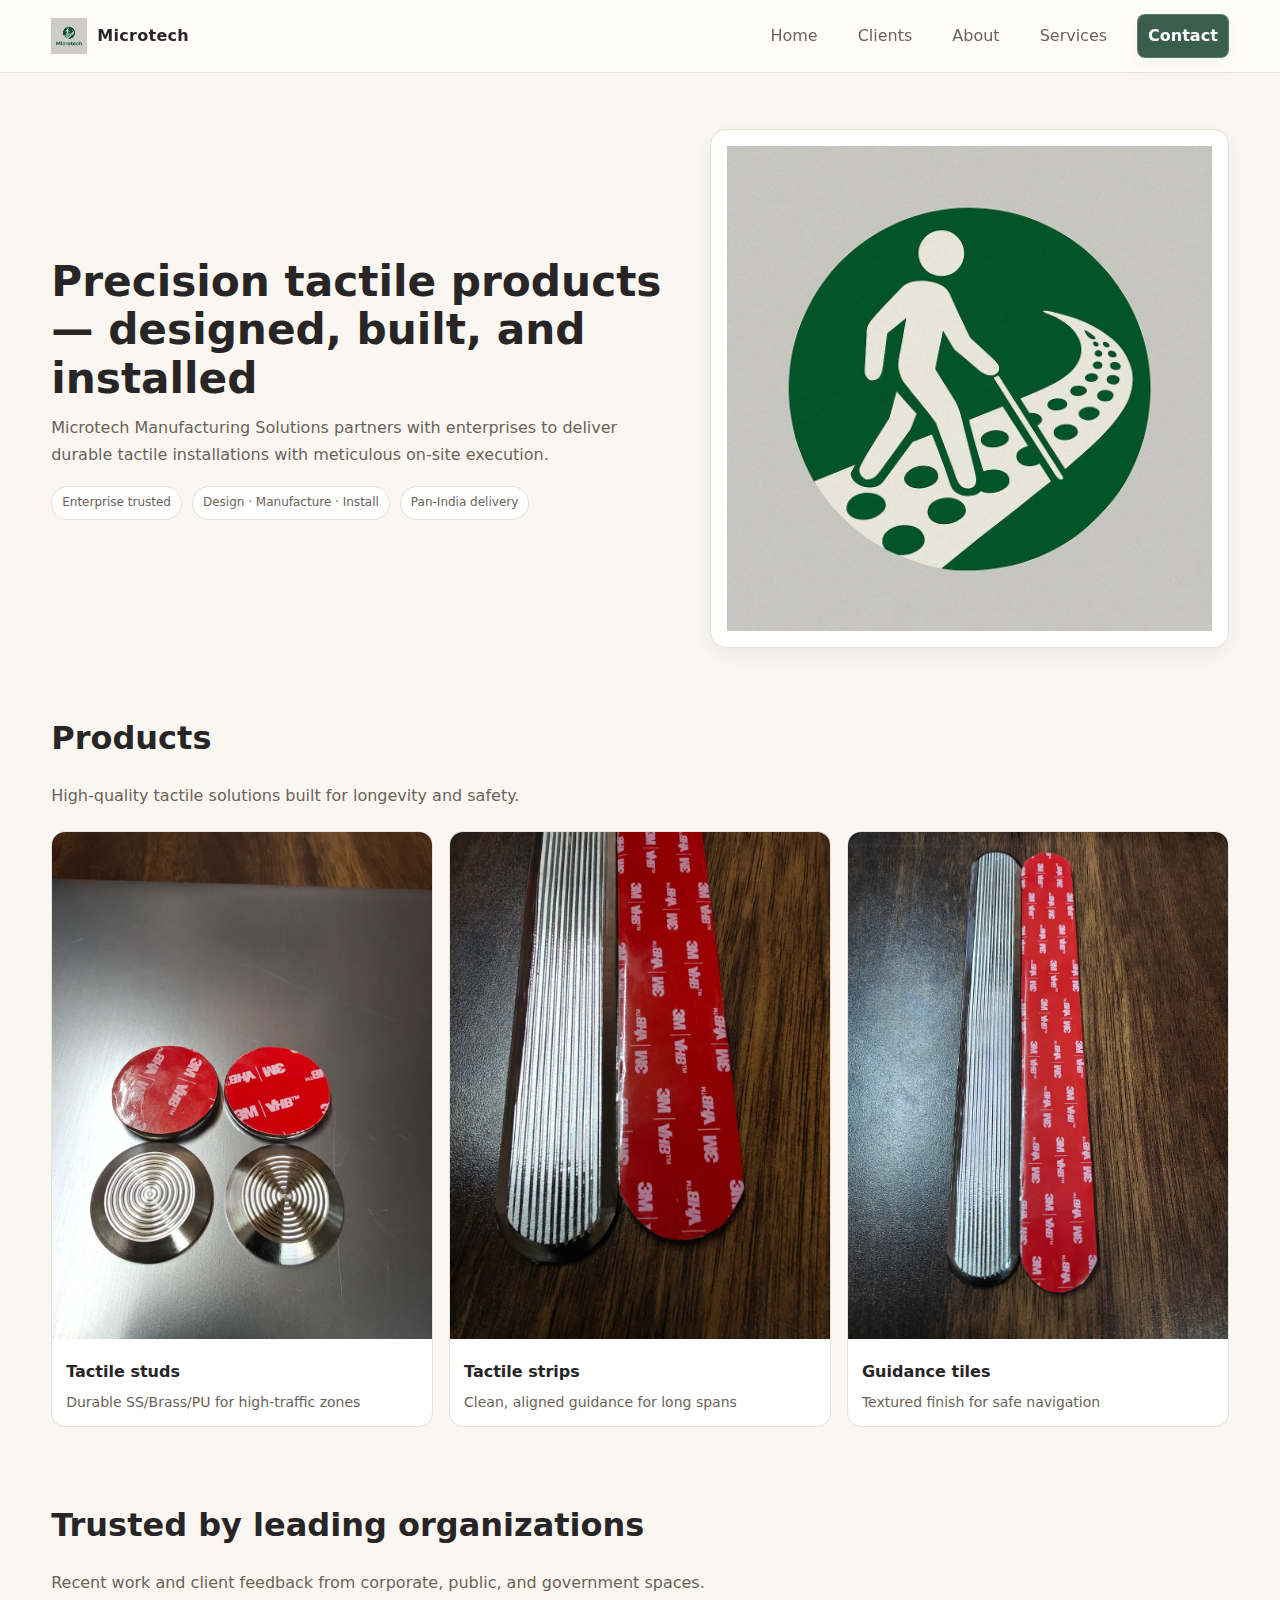
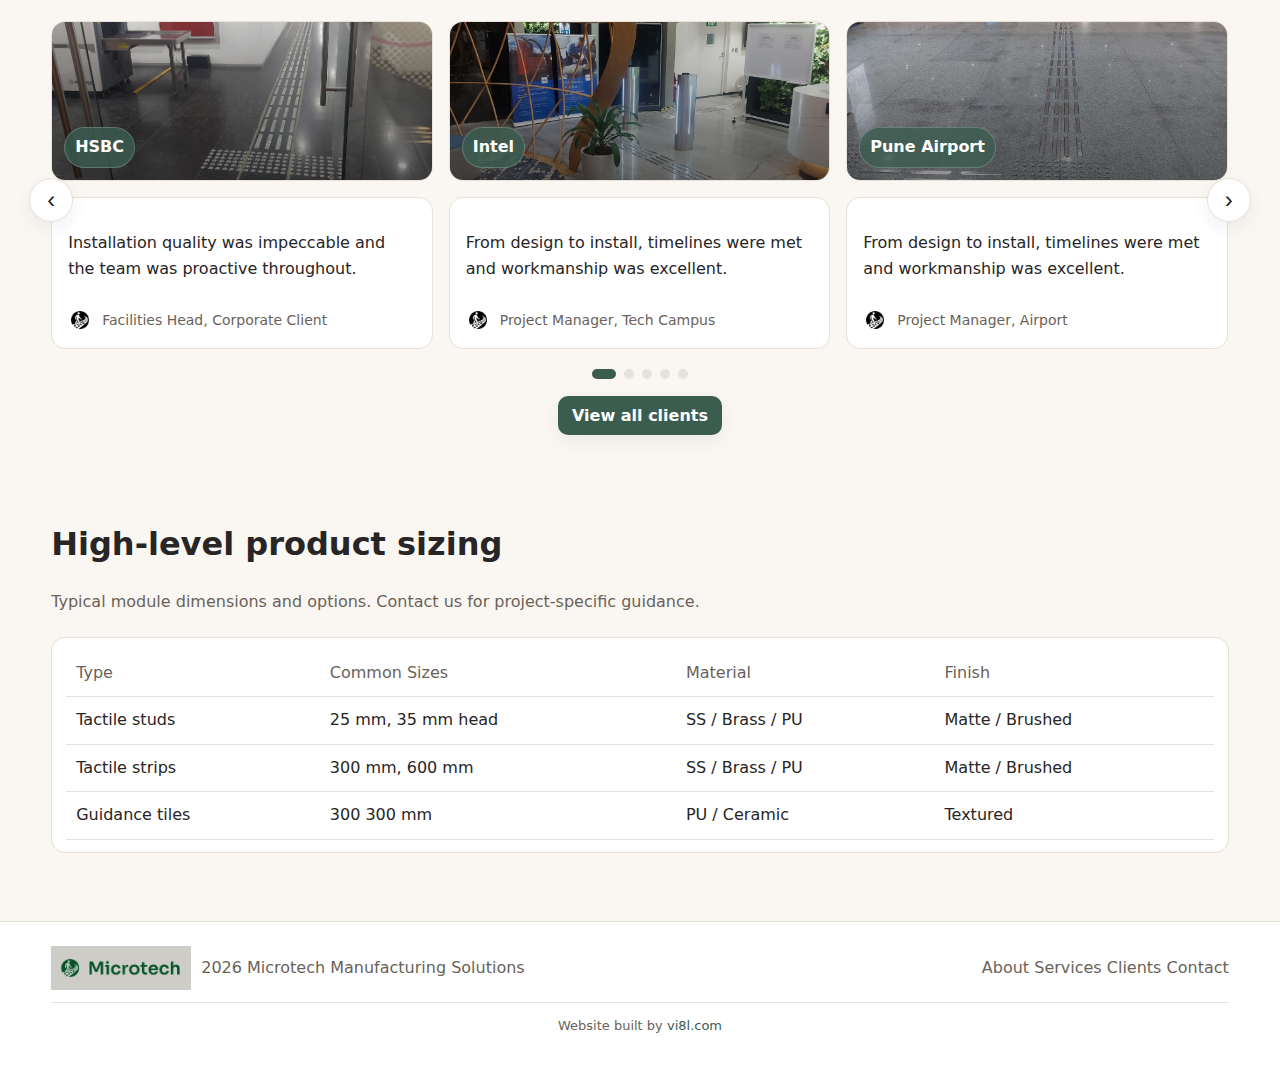
<file: index.html>
<!DOCTYPE html>
<html lang="en">
<head>
  <meta charset="utf-8">
  <meta name="viewport" content="width=device-width, initial-scale=1">
  <title>Microtech Manufacturing Solutions</title>
  <meta name="description" content="Tactile product design, manufacturing, and installation — trusted by leading enterprises.">
  <link rel="icon" href="images/site_logos/icon.png">
  <link rel="preload" as="image" href="images/site_logos/logo-horizontal.png">
  <link rel="stylesheet" href="assets/css/styles.css">
</head>
<body>
  <header class="header">
    <div class="container nav">
      <a class="brand" href="/">
        <img src="images/site_logos/logo-square.png" alt="Microtech logo" width="36" height="36">
        <span>Microtech</span>
      </a>
      <nav class="menu" aria-label="Primary">
        <a href="index.html">Home</a>
        <a href="clients.html">Clients</a>
        <a href="about.html">About</a>
        <a href="services.html">Services</a>
        <a class="cta" href="contact.html">Contact</a>
      </nav>
      <div class="mobile-nav">
        <button class="mobile-toggle" data-mobile-toggle aria-label="Open menu">Menu</button>
        <div class="menu" data-mobile-menu style="display:none">
          <a href="index.html">Home</a>
          <a href="clients.html">Clients</a>
          <a href="about.html">About</a>
          <a href="services.html">Services</a>
          <a class="cta" href="contact.html">Contact</a>
        </div>
      </div>
    </div>
  </header>

  <main>
    <section class="hero">
      <div class="container hero-inner">
        <div>
          <h1>Precision tactile products — designed, built, and installed</h1>
          <p>Microtech Manufacturing Solutions partners with enterprises to deliver durable tactile installations with meticulous on-site execution.</p>
          <div class="hero-badges">
            <span class="badge">Enterprise trusted</span>
            <span class="badge">Design · Manufacture · Install</span>
            <span class="badge">Pan-India delivery</span>
          </div>
        </div>
        <div class="hero-card">
          <img src="images/site_logos/icon-original.png" alt="Tactile installation close-up">
        </div>
      </div>
    </section>

    <section class="section">
      <div class="container">
        <h2>Products</h2>
        <p class="lead">High-quality tactile solutions built for longevity and safety.</p>
        <div class="grid cols-3">
          <div class="card">
            <img src="images/catalog/prdct4.jpeg" alt="Tactile studs installation">
            <div class="content"><h3>Tactile studs</h3><p>Durable SS/Brass/PU for high-traffic zones</p></div>
          </div>
          <div class="card">
            <img src="images/catalog/prdct7.jpeg" alt="Tactile strips on floor">
            <div class="content"><h3>Tactile strips</h3><p>Clean, aligned guidance for long spans</p></div>
          </div>
          <div class="card">
            <img src="images/catalog/prdct11.jpeg" alt="Guidance tiles in corridor">
            <div class="content"><h3>Guidance tiles</h3><p>Textured finish for safe navigation</p></div>
          </div>
        </div>
      </div>
    </section>

    <section class="section">
      <div class="container">
        <h2>Trusted by leading organizations</h2>
        <p class="lead">Recent work and client feedback from corporate, public, and government spaces.</p>
        
        <div class="carousel-container">
          <div class="carousel-track" id="carouselTrack">
            <!-- HSBC with testimonial -->
            <div class="carousel-slide">
              <a class="thumb-card" href="clients/client_HSBC.html" aria-label="View HSBC gallery">
                <img src="images/clients/client_HSBC/hsbc-001.jpeg" alt="HSBC site installation">
                <span class="overlay"></span>
                <span class="label">HSBC</span>
              </a>
              <div class="testimonial">
                <p>Installation quality was impeccable and the team was proactive throughout.</p>
                <div class="who"><img src="images/site_logos/icon-mask.png" alt="" width="24" height="24"> Facilities Head, Corporate Client</div>
              </div>
            </div>
            
            <!-- Intel with testimonial -->
            <div class="carousel-slide">
              <a class="thumb-card" href="clients/client_Intel.html" aria-label="View Intel gallery">
                <img src="images/clients/client_Intel/intel-001.jpeg" alt="Intel campus installation">
                <span class="overlay"></span>
                <span class="label">Intel</span>
              </a>
              <div class="testimonial">
                <p>From design to install, timelines were met and workmanship was excellent.</p>
                <div class="who"><img src="images/site_logos/icon-mask.png" alt="" width="24" height="24"> Project Manager, Tech Campus</div>
              </div>
            </div>
            
            <!-- Pune Airport with testimonial -->
            <div class="carousel-slide">
              <a class="thumb-card" href="clients/client_Pune_Airport.html" aria-label="View Pune Airport gallery">
                <img src="images/clients/client_Pune_Airport/pune-airport-001.jpeg" alt="Pune Airport tactile pathway">
                <span class="overlay"></span>
                <span class="label">Pune Airport</span>
              </a>
              <div class="testimonial">
                <p>From design to install, timelines were met and workmanship was excellent.</p>
                <div class="who"><img src="images/site_logos/icon-mask.png" alt="" width="24" height="24"> Project Manager, Airport</div>
              </div>
            </div>
            
            <!-- NCPOR with testimonial -->
            <div class="carousel-slide">
              <a class="thumb-card" href="clients/client_NCPOR_vasco_goa.html" aria-label="View NCPOR gallery">
                <img src="images/clients/client_NCPOR_vasco_goa/ncp-or-001.jpeg" alt="Research facility installation">
                <span class="overlay"></span>
                <span class="label">NCPOR, Goa</span>
              </a>
              <div class="testimonial">
                <p>Microtech's tactile solutions have been durable and low-maintenance.</p>
                <div class="who"><img src="images/site_logos/icon-mask.png" alt="" width="24" height="24"> Facilities Manager, Research Institute</div>
              </div>
            </div>
            
            <!-- Collector Building with testimonial -->
            <div class="carousel-slide">
              <a class="thumb-card" href="clients/client_collector_building_telangana.html" aria-label="View Collector Building gallery">
                <img src="images/clients/client_collector_building_telangana/telangana-001.jpeg" alt="Collector Building tactile">
                <span class="overlay"></span>
                <span class="label">Collector Building</span>
              </a>
              <div class="testimonial">
                <p>Microtech's tactile solutions have been durable and low-maintenance.</p>
                <div class="who"><img src="images/site_logos/icon-mask.png" alt="" width="24" height="24"> Admin Lead, Govt. Office</div>
              </div>
            </div>
          </div>
          
          <button class="carousel-btn carousel-prev" aria-label="Previous slide">‹</button>
          <button class="carousel-btn carousel-next" aria-label="Next slide">›</button>
          
          <div class="carousel-dots" id="carouselDots"></div>
        </div>
        
        <p style="margin-top:20px; text-align: center;"><a class="cta" href="clients.html">View all clients</a></p>
      </div>
    </section>

    <section class="section">
      <div class="container">
        <h2>High-level product sizing</h2>
        <p class="lead">Typical module dimensions and options. Contact us for project-specific guidance.</p>
        <div class="card">
          <div class="content">
            <table class="table">
              <thead>
                <tr><th>Type</th><th>Common Sizes</th><th>Material</th><th>Finish</th></tr>
              </thead>
              <tbody>
                <tr><td>Tactile studs</td><td>25	mm, 35	mm head</td><td>SS / Brass / PU</td><td>Matte / Brushed</td></tr>
                <tr><td>Tactile strips</td><td>300	mm, 600	mm</td><td>SS / Brass / PU</td><td>Matte / Brushed</td></tr>
                <tr><td>Guidance tiles</td><td>300	300	mm</td><td>PU / Ceramic</td><td>Textured</td></tr>
              </tbody>
            </table>
          </div>
        </div>
      </div>
    </section>
  </main>

  <footer class="footer">
    <div class="container footer-inner">
      <div style="display:flex;align-items:center;gap:10px">
        <img src="images/site_logos/logo-horizontal.png" alt="Microtech" width="140" height="24">
        <span>  <span id="y"></span> Microtech Manufacturing Solutions</span>
      </div>
      <div>
        <a href="about.html">About</a>   <a href="services.html">Services</a>   <a href="clients.html">Clients</a>   <a href="contact.html">Contact</a>
      </div>
    </div>
    <div class="container" style="margin-top: 12px; padding-top: 12px; border-top: 1px solid var(--border); text-align: center; font-size: 13px;">
      <span style="color: var(--muted);">Website built by <a href="https://vi8l.com" target="_blank" rel="noopener" style="color: var(--primary); text-decoration: none;">vi8l.com</a></span>
    </div>
  </footer>

  <script>document.getElementById('y').textContent = new Date().getFullYear();</script>
  <script src="assets/js/main.js" defer></script>
</body>
</html>
</file>
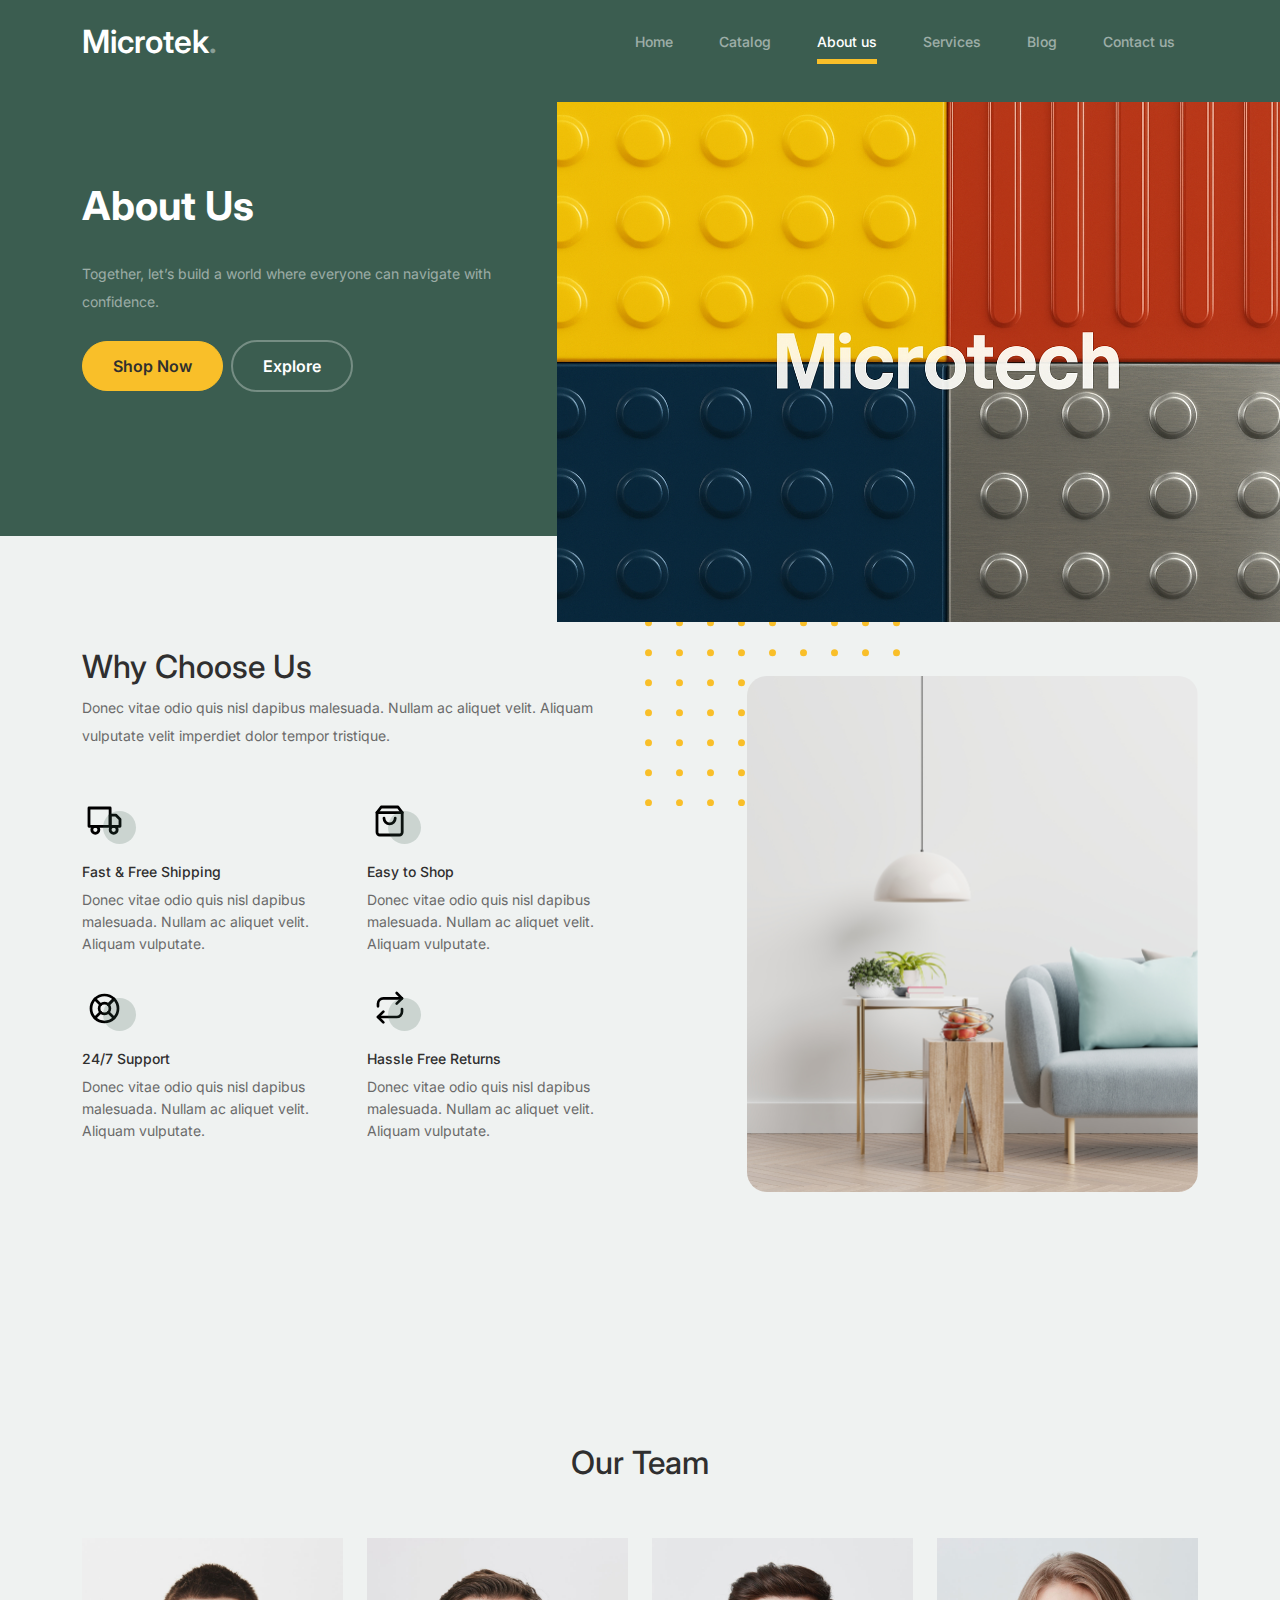
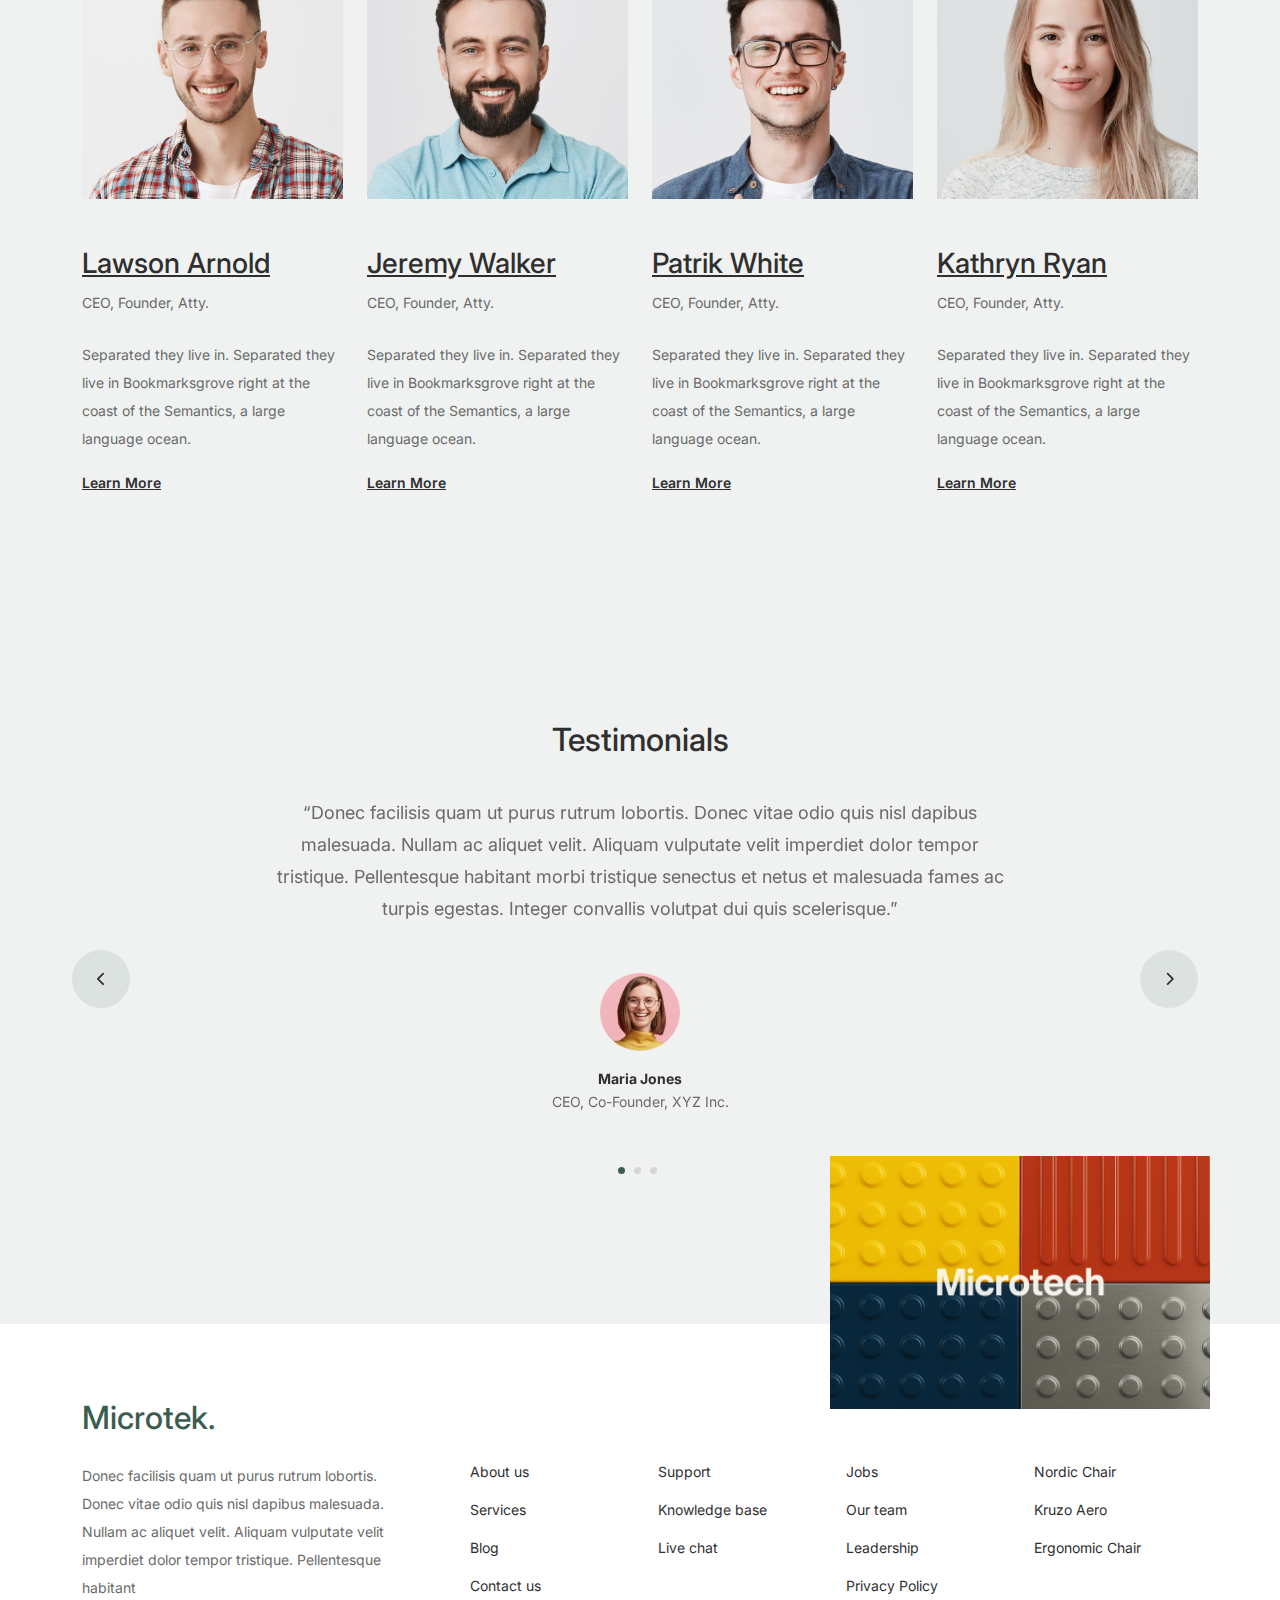
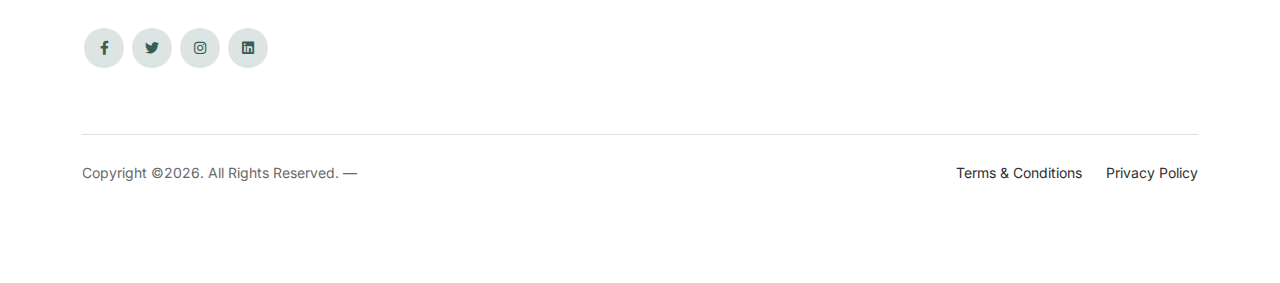
<file: about.html>
<!-- /*
* Bootstrap 5
* Name: Microtek
* Author: vi8l.com
* URI: https://vi8l.com/
* License: https://creativecommons.org/licenses/by/3.0/
*/ -->
<!doctype html>
<html lang="en">
<head>
  <meta charset="utf-8">
  <meta name="viewport" content="width=device-width, initial-scale=1, shrink-to-fit=no">
  <meta name="author" content="vi8l.com">
  <link rel="shortcut icon" href="favicon.png">

  <meta name="description" content="" />
  <meta name="keywords" content="bootstrap, bootstrap4" />

		<!-- Bootstrap CSS -->
		<link href="css/bootstrap.min.css" rel="stylesheet">
		<link href="https://cdnjs.cloudflare.com/ajax/libs/font-awesome/6.0.0-beta3/css/all.min.css" rel="stylesheet">
		<link href="css/tiny-slider.css" rel="stylesheet">
		<link href="css/style.css" rel="stylesheet">
		<title>Microtek - Tactile Guidance System</title>
	</head>

	<body>

		<!-- Start Header/Navigation -->
		<nav class="custom-navbar navbar navbar navbar-expand-md navbar-dark bg-dark" arial-label="Microtek navigation bar">

			<div class="container">
				<a class="navbar-brand" href="index.html">Microtek<span>.</span></a>

				<button class="navbar-toggler" type="button" data-bs-toggle="collapse" data-bs-target="#navbarsMicrotek" aria-controls="navbarsMicrotek" aria-expanded="false" aria-label="Toggle navigation">
					<span class="navbar-toggler-icon"></span>
				</button>

				<div class="collapse navbar-collapse" id="navbarsMicrotek">
					<ul class="custom-navbar-nav navbar-nav ms-auto mb-2 mb-md-0">
						<li class="nav-item ">
							<a class="nav-link" href="index.html">Home</a>
						</li>
						<li><a class="nav-link" href="catalog.html">Catalog</a></li>
						<li class="active"><a class="nav-link" href="about.html">About us</a></li>
						<li><a class="nav-link" href="services.html">Services</a></li>
						<li><a class="nav-link" href="blog.html">Blog</a></li>
						<li><a class="nav-link" href="contact.html">Contact us</a></li>
					</ul>
<!-- 
					<ul class="custom-navbar-cta navbar-nav mb-2 mb-md-0 ms-5">
						<li><a class="nav-link" href="#"><img src="images/user.svg"></a></li>
						<li><a class="nav-link" href="cart.html"><img src="images/cart.svg"></a></li>
					</ul> -->
				</div>
			</div>
				
		</nav>
		<!-- End Header/Navigation -->

		<!-- Start Hero Section -->
			<div class="hero">
				<div class="container">
					<div class="row justify-content-between">
						<div class="col-lg-5">
							<div class="intro-excerpt">
								<h1>About Us</h1>
								<p class="mb-4">Together, let’s build a world where everyone can navigate with confidence.</p>
								<p><a href="" class="btn btn-secondary me-2">Shop Now</a><a href="#" class="btn btn-white-outline">Explore</a></p>
							</div>
						</div>
						<div class="col-lg-7">
							<div class="hero-img-wrap">
								<img src="images/image4.png" class="img-fluid">
							</div>
						</div>
					</div>
				</div>
			</div>
		<!-- End Hero Section -->

		

		<!-- Start Why Choose Us Section -->
		<div class="why-choose-section">
			<div class="container">
				<div class="row justify-content-between align-items-center">
					<div class="col-lg-6">
						<h2 class="section-title">Why Choose Us</h2>
						<p>Donec vitae odio quis nisl dapibus malesuada. Nullam ac aliquet velit. Aliquam vulputate velit imperdiet dolor tempor tristique.</p>

						<div class="row my-5">
							<div class="col-6 col-md-6">
								<div class="feature">
									<div class="icon">
										<img src="images/truck.svg" alt="Image" class="imf-fluid">
									</div>
									<h3>Fast &amp; Free Shipping</h3>
									<p>Donec vitae odio quis nisl dapibus malesuada. Nullam ac aliquet velit. Aliquam vulputate.</p>
								</div>
							</div>

							<div class="col-6 col-md-6">
								<div class="feature">
									<div class="icon">
										<img src="images/bag.svg" alt="Image" class="imf-fluid">
									</div>
									<h3>Easy to Shop</h3>
									<p>Donec vitae odio quis nisl dapibus malesuada. Nullam ac aliquet velit. Aliquam vulputate.</p>
								</div>
							</div>

							<div class="col-6 col-md-6">
								<div class="feature">
									<div class="icon">
										<img src="images/support.svg" alt="Image" class="imf-fluid">
									</div>
									<h3>24/7 Support</h3>
									<p>Donec vitae odio quis nisl dapibus malesuada. Nullam ac aliquet velit. Aliquam vulputate.</p>
								</div>
							</div>

							<div class="col-6 col-md-6">
								<div class="feature">
									<div class="icon">
										<img src="images/return.svg" alt="Image" class="imf-fluid">
									</div>
									<h3>Hassle Free Returns</h3>
									<p>Donec vitae odio quis nisl dapibus malesuada. Nullam ac aliquet velit. Aliquam vulputate.</p>
								</div>
							</div>

						</div>
					</div>

					<div class="col-lg-5">
						<div class="img-wrap">
							<img src="images/why-choose-us-img.jpg" alt="Image" class="img-fluid">
						</div>
					</div>

				</div>
			</div>
		</div>
		<!-- End Why Choose Us Section -->

		<!-- Start Team Section -->
		<div class="untree_co-section">
			<div class="container">

				<div class="row mb-5">
					<div class="col-lg-5 mx-auto text-center">
						<h2 class="section-title">Our Team</h2>
					</div>
				</div>

				<div class="row">

					<!-- Start Column 1 -->
					<div class="col-12 col-md-6 col-lg-3 mb-5 mb-md-0">
						<img src="images/person_1.jpg" class="img-fluid mb-5">
						<h3 clas><a href="#"><span class="">Lawson</span> Arnold</a></h3>
            <span class="d-block position mb-4">CEO, Founder, Atty.</span>
            <p>Separated they live in.
            Separated they live in Bookmarksgrove right at the coast of the Semantics, a large language ocean.</p>
            <p class="mb-0"><a href="#" class="more dark">Learn More <span class="icon-arrow_forward"></span></a></p>
					</div> 
					<!-- End Column 1 -->

					<!-- Start Column 2 -->
					<div class="col-12 col-md-6 col-lg-3 mb-5 mb-md-0">
						<img src="images/person_2.jpg" class="img-fluid mb-5">

						<h3 clas><a href="#"><span class="">Jeremy</span> Walker</a></h3>
            <span class="d-block position mb-4">CEO, Founder, Atty.</span>
            <p>Separated they live in.
            Separated they live in Bookmarksgrove right at the coast of the Semantics, a large language ocean.</p>
            <p class="mb-0"><a href="#" class="more dark">Learn More <span class="icon-arrow_forward"></span></a></p>

					</div> 
					<!-- End Column 2 -->

					<!-- Start Column 3 -->
					<div class="col-12 col-md-6 col-lg-3 mb-5 mb-md-0">
						<img src="images/person_3.jpg" class="img-fluid mb-5">
						<h3 clas><a href="#"><span class="">Patrik</span> White</a></h3>
            <span class="d-block position mb-4">CEO, Founder, Atty.</span>
            <p>Separated they live in.
            Separated they live in Bookmarksgrove right at the coast of the Semantics, a large language ocean.</p>
            <p class="mb-0"><a href="#" class="more dark">Learn More <span class="icon-arrow_forward"></span></a></p>
					</div> 
					<!-- End Column 3 -->

					<!-- Start Column 4 -->
					<div class="col-12 col-md-6 col-lg-3 mb-5 mb-md-0">
						<img src="images/person_4.jpg" class="img-fluid mb-5">

						<h3 clas><a href="#"><span class="">Kathryn</span> Ryan</a></h3>
            <span class="d-block position mb-4">CEO, Founder, Atty.</span>
            <p>Separated they live in.
            Separated they live in Bookmarksgrove right at the coast of the Semantics, a large language ocean.</p>
            <p class="mb-0"><a href="#" class="more dark">Learn More <span class="icon-arrow_forward"></span></a></p>

          
					</div> 
					<!-- End Column 4 -->

					

				</div>
			</div>
		</div>
		<!-- End Team Section -->

		

		<!-- Start Testimonial Slider -->
		<div class="testimonial-section before-footer-section">
			<div class="container">
				<div class="row">
					<div class="col-lg-7 mx-auto text-center">
						<h2 class="section-title">Testimonials</h2>
					</div>
				</div>

				<div class="row justify-content-center">
					<div class="col-lg-12">
						<div class="testimonial-slider-wrap text-center">

							<div id="testimonial-nav">
								<span class="prev" data-controls="prev"><span class="fa fa-chevron-left"></span></span>
								<span class="next" data-controls="next"><span class="fa fa-chevron-right"></span></span>
							</div>

							<div class="testimonial-slider">
								
								<div class="item">
									<div class="row justify-content-center">
										<div class="col-lg-8 mx-auto">

											<div class="testimonial-block text-center">
												<blockquote class="mb-5">
													<p>&ldquo;Donec facilisis quam ut purus rutrum lobortis. Donec vitae odio quis nisl dapibus malesuada. Nullam ac aliquet velit. Aliquam vulputate velit imperdiet dolor tempor tristique. Pellentesque habitant morbi tristique senectus et netus et malesuada fames ac turpis egestas. Integer convallis volutpat dui quis scelerisque.&rdquo;</p>
												</blockquote>

												<div class="author-info">
													<div class="author-pic">
														<img src="images/person-1.png" alt="Maria Jones" class="img-fluid">
													</div>
													<h3 class="font-weight-bold">Maria Jones</h3>
													<span class="position d-block mb-3">CEO, Co-Founder, XYZ Inc.</span>
												</div>
											</div>

										</div>
									</div>
								</div> 
								<!-- END item -->

								<div class="item">
									<div class="row justify-content-center">
										<div class="col-lg-8 mx-auto">

											<div class="testimonial-block text-center">
												<blockquote class="mb-5">
													<p>&ldquo;Donec facilisis quam ut purus rutrum lobortis. Donec vitae odio quis nisl dapibus malesuada. Nullam ac aliquet velit. Aliquam vulputate velit imperdiet dolor tempor tristique. Pellentesque habitant morbi tristique senectus et netus et malesuada fames ac turpis egestas. Integer convallis volutpat dui quis scelerisque.&rdquo;</p>
												</blockquote>

												<div class="author-info">
													<div class="author-pic">
														<img src="images/person-1.png" alt="Maria Jones" class="img-fluid">
													</div>
													<h3 class="font-weight-bold">Maria Jones</h3>
													<span class="position d-block mb-3">CEO, Co-Founder, XYZ Inc.</span>
												</div>
											</div>

										</div>
									</div>
								</div> 
								<!-- END item -->

								<div class="item">
									<div class="row justify-content-center">
										<div class="col-lg-8 mx-auto">

											<div class="testimonial-block text-center">
												<blockquote class="mb-5">
													<p>&ldquo;Donec facilisis quam ut purus rutrum lobortis. Donec vitae odio quis nisl dapibus malesuada. Nullam ac aliquet velit. Aliquam vulputate velit imperdiet dolor tempor tristique. Pellentesque habitant morbi tristique senectus et netus et malesuada fames ac turpis egestas. Integer convallis volutpat dui quis scelerisque.&rdquo;</p>
												</blockquote>

												<div class="author-info">
													<div class="author-pic">
														<img src="images/person-1.png" alt="Maria Jones" class="img-fluid">
													</div>
													<h3 class="font-weight-bold">Maria Jones</h3>
													<span class="position d-block mb-3">CEO, Co-Founder, XYZ Inc.</span>
												</div>
											</div>

										</div>
									</div>
								</div> 
								<!-- END item -->

							</div>

						</div>
					</div>
				</div>
			</div>
		</div>
		<!-- End Testimonial Slider -->

		

		<!-- Start Footer Section -->
		<footer class="footer-section">
			<div class="container relative">

				<div class="sofa-img">
					<img src="images/image4.png" class="img-fluid">
				</div>

				<!-- <div class="row">
					<div class="col-lg-8">
						<div class="subscription-form">
							<h3 class="d-flex align-items-center"><span class="me-1"><img src="images/envelope-outline.svg" alt="Image" class="img-fluid"></span><span>Subscribe to Newsletter</span></h3>

							<form action="#" class="row g-3">
								<div class="col-auto">
									<input type="text" class="form-control" placeholder="Enter your name">
								</div>
								<div class="col-auto">
									<input type="email" class="form-control" placeholder="Enter your email">
								</div>
								<div class="col-auto">
									<button class="btn btn-primary">
										<span class="fa fa-paper-plane"></span>
									</button>
								</div>
							</form>

						</div>
					</div>
				</div> -->

				<div class="row g-5 mb-5">
					<div class="col-lg-4">
						<div class="mb-4 footer-logo-wrap"><a href="#" class="footer-logo">Microtek<span>.</span></a></div>
						<p class="mb-4">Donec facilisis quam ut purus rutrum lobortis. Donec vitae odio quis nisl dapibus malesuada. Nullam ac aliquet velit. Aliquam vulputate velit imperdiet dolor tempor tristique. Pellentesque habitant</p>

						<ul class="list-unstyled custom-social">
							<li><a href="#"><span class="fa fa-brands fa-facebook-f"></span></a></li>
							<li><a href="#"><span class="fa fa-brands fa-twitter"></span></a></li>
							<li><a href="#"><span class="fa fa-brands fa-instagram"></span></a></li>
							<li><a href="#"><span class="fa fa-brands fa-linkedin"></span></a></li>
						</ul>
					</div>

					<div class="col-lg-8">
						<div class="row links-wrap">
							<div class="col-6 col-sm-6 col-md-3">
								<ul class="list-unstyled">
									<li><a href="#">About us</a></li>
									<li><a href="#">Services</a></li>
									<li><a href="#">Blog</a></li>
									<li><a href="#">Contact us</a></li>
								</ul>
							</div>

							<div class="col-6 col-sm-6 col-md-3">
								<ul class="list-unstyled">
									<li><a href="#">Support</a></li>
									<li><a href="#">Knowledge base</a></li>
									<li><a href="#">Live chat</a></li>
								</ul>
							</div>

							<div class="col-6 col-sm-6 col-md-3">
								<ul class="list-unstyled">
									<li><a href="#">Jobs</a></li>
									<li><a href="#">Our team</a></li>
									<li><a href="#">Leadership</a></li>
									<li><a href="#">Privacy Policy</a></li>
								</ul>
							</div>

							<div class="col-6 col-sm-6 col-md-3">
								<ul class="list-unstyled">
									<li><a href="#">Nordic Chair</a></li>
									<li><a href="#">Kruzo Aero</a></li>
									<li><a href="#">Ergonomic Chair</a></li>
								</ul>
							</div>
						</div>
					</div>

				</div>

				<div class="border-top copyright">
					<div class="row pt-4">
						<div class="col-lg-6">
							<p class="mb-2 text-center text-lg-start">Copyright &copy;<script>document.write(new Date().getFullYear());</script>. All Rights Reserved. &mdash;   <!-- License information: https://vi8l.com/license/ -->
            </p>
						</div>

						<div class="col-lg-6 text-center text-lg-end">
							<ul class="list-unstyled d-inline-flex ms-auto">
								<li class="me-4"><a href="#">Terms &amp; Conditions</a></li>
								<li><a href="#">Privacy Policy</a></li>
							</ul>
						</div>

					</div>
				</div>

			</div>
		</footer>
		<!-- End Footer Section -->	


		<script src="js/bootstrap.bundle.min.js"></script>
		<script src="js/tiny-slider.js"></script>
		<script src="js/custom.js"></script>
	</body>

</html>
</file>
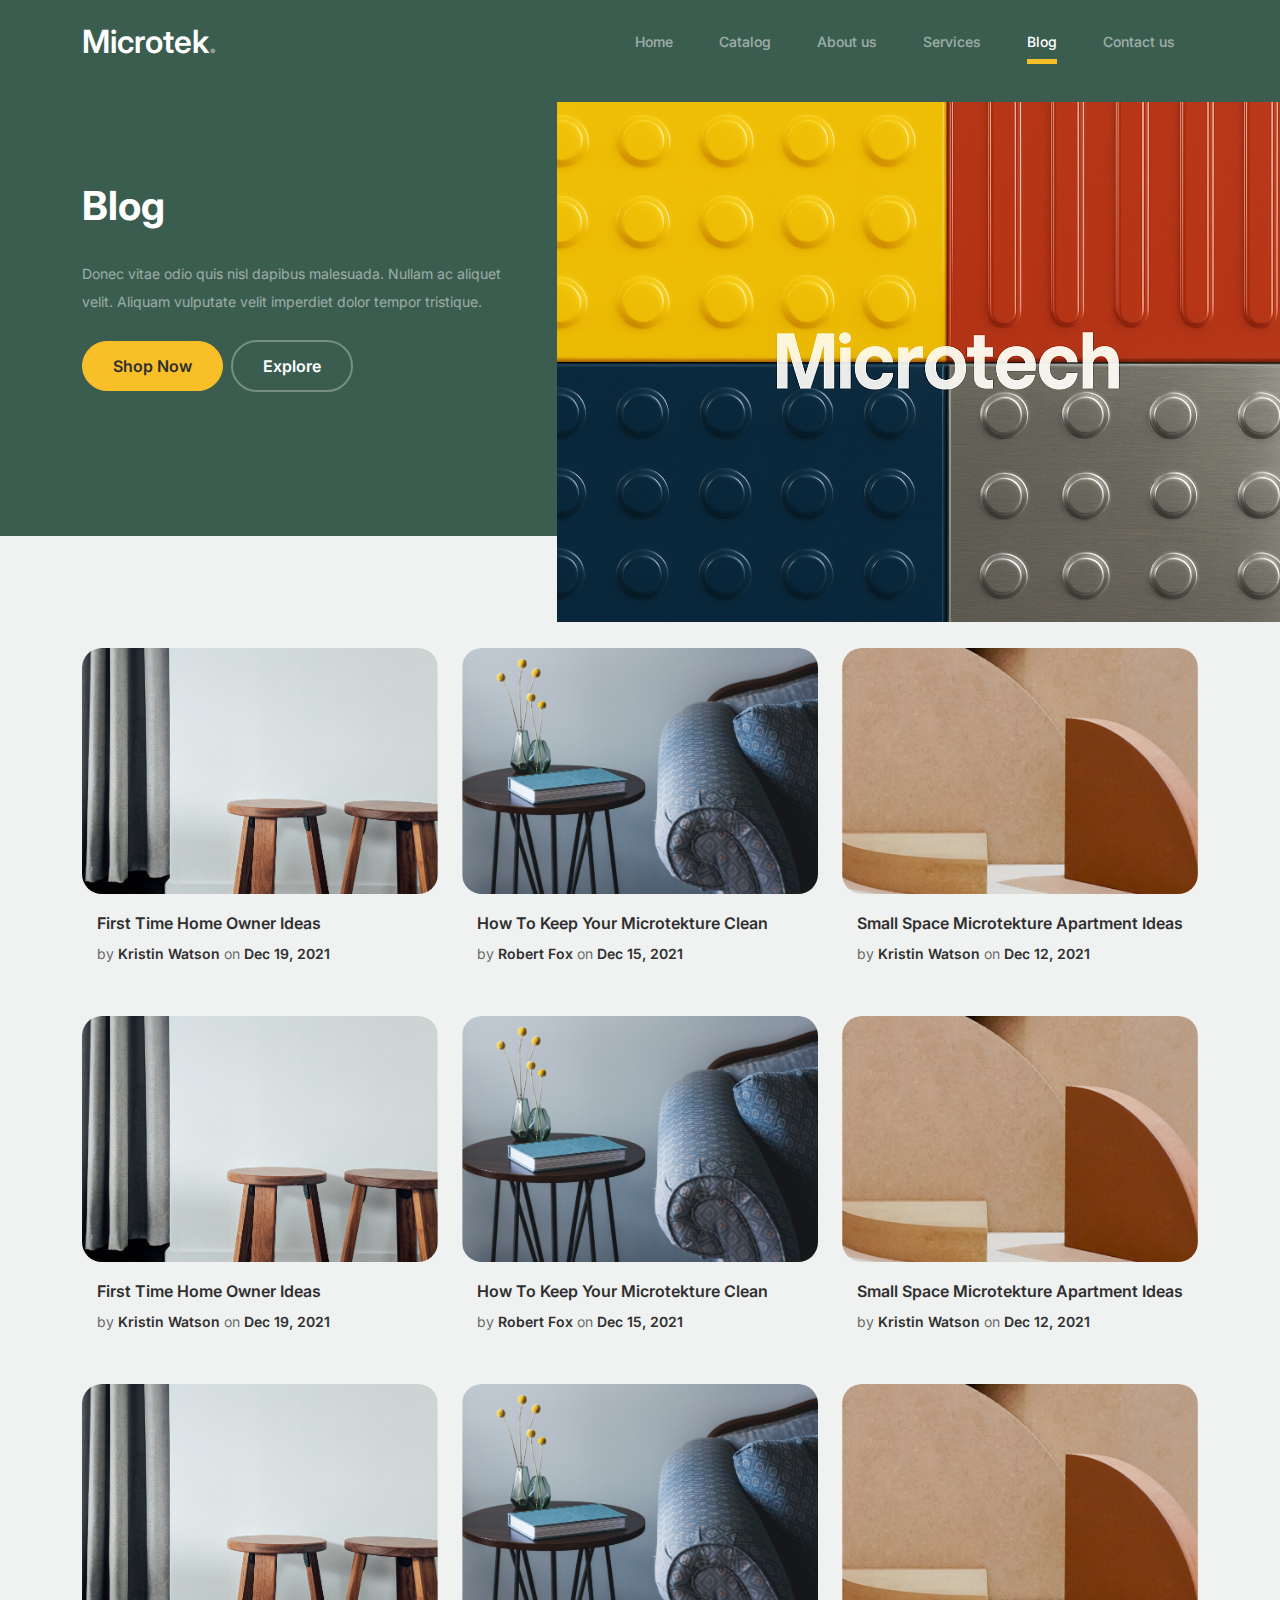
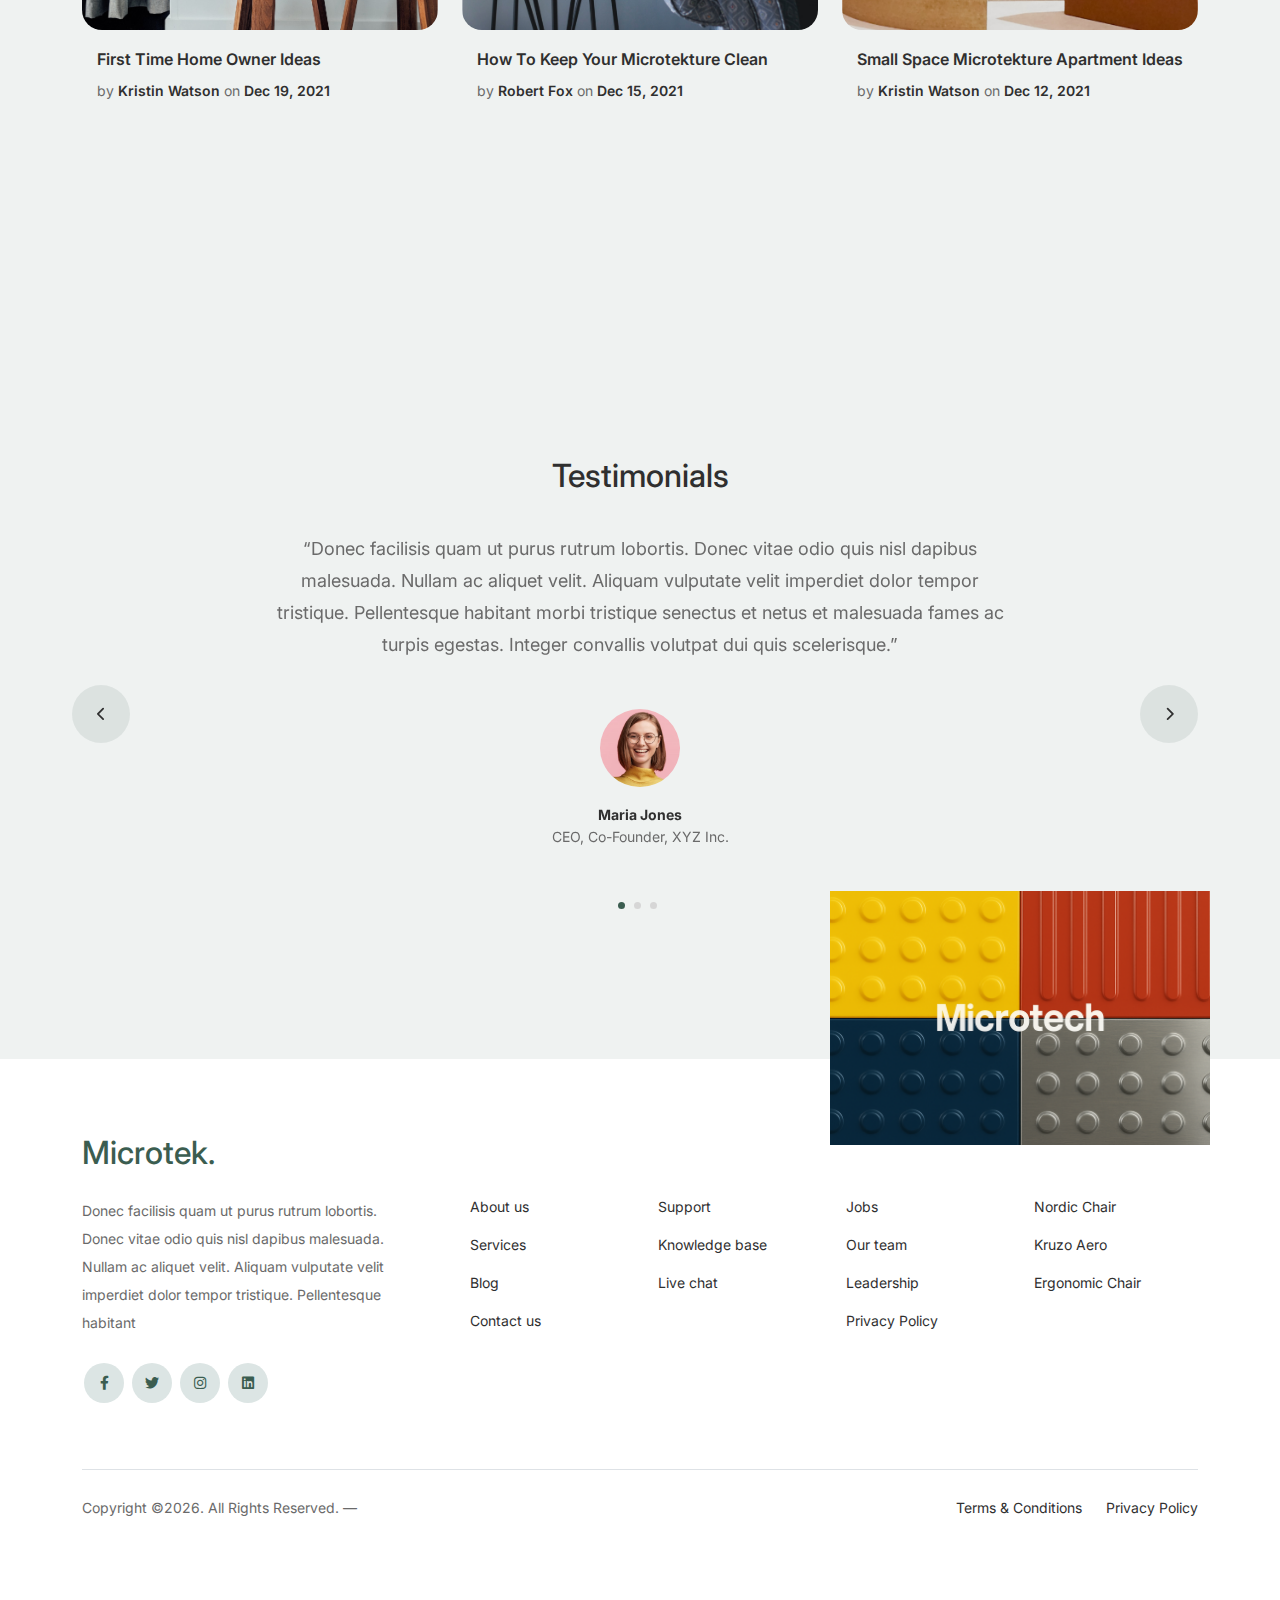
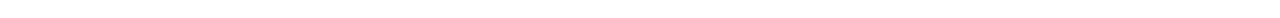
<file: blog.html>
<!-- /*
* Bootstrap 5
* Name: Microtek
* Author: vi8l.com
* URI: https://vi8l.com/
* License: https://creativecommons.org/licenses/by/3.0/
*/ -->
<!doctype html>
<html lang="en">
<head>
  <meta charset="utf-8">
  <meta name="viewport" content="width=device-width, initial-scale=1, shrink-to-fit=no">
  <meta name="author" content="vi8l.com">
  <link rel="shortcut icon" href="favicon.png">

  <meta name="description" content="" />
  <meta name="keywords" content="bootstrap, bootstrap4" />

		<!-- Bootstrap CSS -->
		<link href="css/bootstrap.min.css" rel="stylesheet">
		<link href="https://cdnjs.cloudflare.com/ajax/libs/font-awesome/6.0.0-beta3/css/all.min.css" rel="stylesheet">
		<link href="css/tiny-slider.css" rel="stylesheet">
		<link href="css/style.css" rel="stylesheet">
		<title>Microtek - Tactile Guidance System</title>
	</head>

	<body>

		<!-- Start Header/Navigation -->
		<nav class="custom-navbar navbar navbar navbar-expand-md navbar-dark bg-dark" arial-label="Microtek navigation bar">

			<div class="container">
				<a class="navbar-brand" href="index.html">Microtek<span>.</span></a>

				<button class="navbar-toggler" type="button" data-bs-toggle="collapse" data-bs-target="#navbarsMicrotek" aria-controls="navbarsMicrotek" aria-expanded="false" aria-label="Toggle navigation">
					<span class="navbar-toggler-icon"></span>
				</button>

				<div class="collapse navbar-collapse" id="navbarsMicrotek">
					<ul class="custom-navbar-nav navbar-nav ms-auto mb-2 mb-md-0">
						<li class="nav-item">
							<a class="nav-link" href="index.html">Home</a>
						</li>
						<li><a class="nav-link" href="catalog.html">Catalog</a></li>
						<li><a class="nav-link" href="about.html">About us</a></li>
						<li><a class="nav-link" href="services.html">Services</a></li>
						<li class="active"><a class="nav-link" href="blog.html">Blog</a></li>
						<li><a class="nav-link" href="contact.html">Contact us</a></li>
					</ul>

					<!-- <ul class="custom-navbar-cta navbar-nav mb-2 mb-md-0 ms-5">
						<li><a class="nav-link" href="#"><img src="images/user.svg"></a></li>
						<li><a class="nav-link" href="cart.html"><img src="images/cart.svg"></a></li>
					</ul> -->
				</div>
			</div>
				
		</nav>
		<!-- End Header/Navigation -->

		<!-- Start Hero Section -->
			<div class="hero">
				<div class="container">
					<div class="row justify-content-between">
						<div class="col-lg-5">
							<div class="intro-excerpt">
								<h1>Blog</h1>
								<p class="mb-4">Donec vitae odio quis nisl dapibus malesuada. Nullam ac aliquet velit. Aliquam vulputate velit imperdiet dolor tempor tristique.</p>
								<p><a href="" class="btn btn-secondary me-2">Shop Now</a><a href="#" class="btn btn-white-outline">Explore</a></p>
							</div>
						</div>
						<div class="col-lg-7">
							<div class="hero-img-wrap">
								<img src="images/image4.png" class="img-fluid">
							</div>
						</div>
					</div>
				</div>
			</div>
		<!-- End Hero Section -->

		

		<!-- Start Blog Section -->
		<div class="blog-section">
			<div class="container">
				
				<div class="row">

					<div class="col-12 col-sm-6 col-md-4 mb-5">
						<div class="post-entry">
							<a href="#" class="post-thumbnail"><img src="images/post-1.jpg" alt="Image" class="img-fluid"></a>
							<div class="post-content-entry">
								<h3><a href="#">First Time Home Owner Ideas</a></h3>
								<div class="meta">
									<span>by <a href="#">Kristin Watson</a></span> <span>on <a href="#">Dec 19, 2021</a></span>
								</div>
							</div>
						</div>
					</div>

					<div class="col-12 col-sm-6 col-md-4 mb-5">
						<div class="post-entry">
							<a href="#" class="post-thumbnail"><img src="images/post-2.jpg" alt="Image" class="img-fluid"></a>
							<div class="post-content-entry">
								<h3><a href="#">How To Keep Your Microtekture Clean</a></h3>
								<div class="meta">
									<span>by <a href="#">Robert Fox</a></span> <span>on <a href="#">Dec 15, 2021</a></span>
								</div>
							</div>
						</div>
					</div>

					<div class="col-12 col-sm-6 col-md-4 mb-5">
						<div class="post-entry">
							<a href="#" class="post-thumbnail"><img src="images/post-3.jpg" alt="Image" class="img-fluid"></a>
							<div class="post-content-entry">
								<h3><a href="#">Small Space Microtekture Apartment Ideas</a></h3>
								<div class="meta">
									<span>by <a href="#">Kristin Watson</a></span> <span>on <a href="#">Dec 12, 2021</a></span>
								</div>
							</div>
						</div>
					</div>

					<div class="col-12 col-sm-6 col-md-4 mb-5">
						<div class="post-entry">
							<a href="#" class="post-thumbnail"><img src="images/post-1.jpg" alt="Image" class="img-fluid"></a>
							<div class="post-content-entry">
								<h3><a href="#">First Time Home Owner Ideas</a></h3>
								<div class="meta">
									<span>by <a href="#">Kristin Watson</a></span> <span>on <a href="#">Dec 19, 2021</a></span>
								</div>
							</div>
						</div>
					</div>

					<div class="col-12 col-sm-6 col-md-4 mb-5">
						<div class="post-entry">
							<a href="#" class="post-thumbnail"><img src="images/post-2.jpg" alt="Image" class="img-fluid"></a>
							<div class="post-content-entry">
								<h3><a href="#">How To Keep Your Microtekture Clean</a></h3>
								<div class="meta">
									<span>by <a href="#">Robert Fox</a></span> <span>on <a href="#">Dec 15, 2021</a></span>
								</div>
							</div>
						</div>
					</div>

					<div class="col-12 col-sm-6 col-md-4 mb-5">
						<div class="post-entry">
							<a href="#" class="post-thumbnail"><img src="images/post-3.jpg" alt="Image" class="img-fluid"></a>
							<div class="post-content-entry">
								<h3><a href="#">Small Space Microtekture Apartment Ideas</a></h3>
								<div class="meta">
									<span>by <a href="#">Kristin Watson</a></span> <span>on <a href="#">Dec 12, 2021</a></span>
								</div>
							</div>
						</div>
					</div>

					<div class="col-12 col-sm-6 col-md-4 mb-5">
						<div class="post-entry">
							<a href="#" class="post-thumbnail"><img src="images/post-1.jpg" alt="Image" class="img-fluid"></a>
							<div class="post-content-entry">
								<h3><a href="#">First Time Home Owner Ideas</a></h3>
								<div class="meta">
									<span>by <a href="#">Kristin Watson</a></span> <span>on <a href="#">Dec 19, 2021</a></span>
								</div>
							</div>
						</div>
					</div>

					<div class="col-12 col-sm-6 col-md-4 mb-5">
						<div class="post-entry">
							<a href="#" class="post-thumbnail"><img src="images/post-2.jpg" alt="Image" class="img-fluid"></a>
							<div class="post-content-entry">
								<h3><a href="#">How To Keep Your Microtekture Clean</a></h3>
								<div class="meta">
									<span>by <a href="#">Robert Fox</a></span> <span>on <a href="#">Dec 15, 2021</a></span>
								</div>
							</div>
						</div>
					</div>

					<div class="col-12 col-sm-6 col-md-4 mb-5">
						<div class="post-entry">
							<a href="#" class="post-thumbnail"><img src="images/post-3.jpg" alt="Image" class="img-fluid"></a>
							<div class="post-content-entry">
								<h3><a href="#">Small Space Microtekture Apartment Ideas</a></h3>
								<div class="meta">
									<span>by <a href="#">Kristin Watson</a></span> <span>on <a href="#">Dec 12, 2021</a></span>
								</div>
							</div>
						</div>
					</div>

				</div>
			</div>
		</div>
		<!-- End Blog Section -->	

		

		<!-- Start Testimonial Slider -->
		<div class="testimonial-section before-footer-section">
			<div class="container">
				<div class="row">
					<div class="col-lg-7 mx-auto text-center">
						<h2 class="section-title">Testimonials</h2>
					</div>
				</div>

				<div class="row justify-content-center">
					<div class="col-lg-12">
						<div class="testimonial-slider-wrap text-center">

							<div id="testimonial-nav">
								<span class="prev" data-controls="prev"><span class="fa fa-chevron-left"></span></span>
								<span class="next" data-controls="next"><span class="fa fa-chevron-right"></span></span>
							</div>

							<div class="testimonial-slider">
								
								<div class="item">
									<div class="row justify-content-center">
										<div class="col-lg-8 mx-auto">

											<div class="testimonial-block text-center">
												<blockquote class="mb-5">
													<p>&ldquo;Donec facilisis quam ut purus rutrum lobortis. Donec vitae odio quis nisl dapibus malesuada. Nullam ac aliquet velit. Aliquam vulputate velit imperdiet dolor tempor tristique. Pellentesque habitant morbi tristique senectus et netus et malesuada fames ac turpis egestas. Integer convallis volutpat dui quis scelerisque.&rdquo;</p>
												</blockquote>

												<div class="author-info">
													<div class="author-pic">
														<img src="images/person-1.png" alt="Maria Jones" class="img-fluid">
													</div>
													<h3 class="font-weight-bold">Maria Jones</h3>
													<span class="position d-block mb-3">CEO, Co-Founder, XYZ Inc.</span>
												</div>
											</div>

										</div>
									</div>
								</div> 
								<!-- END item -->

								<div class="item">
									<div class="row justify-content-center">
										<div class="col-lg-8 mx-auto">

											<div class="testimonial-block text-center">
												<blockquote class="mb-5">
													<p>&ldquo;Donec facilisis quam ut purus rutrum lobortis. Donec vitae odio quis nisl dapibus malesuada. Nullam ac aliquet velit. Aliquam vulputate velit imperdiet dolor tempor tristique. Pellentesque habitant morbi tristique senectus et netus et malesuada fames ac turpis egestas. Integer convallis volutpat dui quis scelerisque.&rdquo;</p>
												</blockquote>

												<div class="author-info">
													<div class="author-pic">
														<img src="images/person-1.png" alt="Maria Jones" class="img-fluid">
													</div>
													<h3 class="font-weight-bold">Maria Jones</h3>
													<span class="position d-block mb-3">CEO, Co-Founder, XYZ Inc.</span>
												</div>
											</div>

										</div>
									</div>
								</div> 
								<!-- END item -->

								<div class="item">
									<div class="row justify-content-center">
										<div class="col-lg-8 mx-auto">

											<div class="testimonial-block text-center">
												<blockquote class="mb-5">
													<p>&ldquo;Donec facilisis quam ut purus rutrum lobortis. Donec vitae odio quis nisl dapibus malesuada. Nullam ac aliquet velit. Aliquam vulputate velit imperdiet dolor tempor tristique. Pellentesque habitant morbi tristique senectus et netus et malesuada fames ac turpis egestas. Integer convallis volutpat dui quis scelerisque.&rdquo;</p>
												</blockquote>

												<div class="author-info">
													<div class="author-pic">
														<img src="images/person-1.png" alt="Maria Jones" class="img-fluid">
													</div>
													<h3 class="font-weight-bold">Maria Jones</h3>
													<span class="position d-block mb-3">CEO, Co-Founder, XYZ Inc.</span>
												</div>
											</div>

										</div>
									</div>
								</div> 
								<!-- END item -->

							</div>

						</div>
					</div>
				</div>
			</div>
		</div>
		<!-- End Testimonial Slider -->

		

		<!-- Start Footer Section -->
		<footer class="footer-section">
			<div class="container relative">

				<div class="sofa-img">
					<img src="images/image4.png" class="img-fluid">
				</div>

				<!-- <div class="row">
					<div class="col-lg-8">
						<div class="subscription-form">
							<h3 class="d-flex align-items-center"><span class="me-1"><img src="images/envelope-outline.svg" alt="Image" class="img-fluid"></span><span>Subscribe to Newsletter</span></h3>

							<form action="#" class="row g-3">
								<div class="col-auto">
									<input type="text" class="form-control" placeholder="Enter your name">
								</div>
								<div class="col-auto">
									<input type="email" class="form-control" placeholder="Enter your email">
								</div>
								<div class="col-auto">
									<button class="btn btn-primary">
										<span class="fa fa-paper-plane"></span>
									</button>
								</div>
							</form>

						</div>
					</div>
				</div> -->

				<div class="row g-5 mb-5">
					<div class="col-lg-4">
						<div class="mb-4 footer-logo-wrap"><a href="#" class="footer-logo">Microtek<span>.</span></a></div>
						<p class="mb-4">Donec facilisis quam ut purus rutrum lobortis. Donec vitae odio quis nisl dapibus malesuada. Nullam ac aliquet velit. Aliquam vulputate velit imperdiet dolor tempor tristique. Pellentesque habitant</p>

						<ul class="list-unstyled custom-social">
							<li><a href="#"><span class="fa fa-brands fa-facebook-f"></span></a></li>
							<li><a href="#"><span class="fa fa-brands fa-twitter"></span></a></li>
							<li><a href="#"><span class="fa fa-brands fa-instagram"></span></a></li>
							<li><a href="#"><span class="fa fa-brands fa-linkedin"></span></a></li>
						</ul>
					</div>

					<div class="col-lg-8">
						<div class="row links-wrap">
							<div class="col-6 col-sm-6 col-md-3">
								<ul class="list-unstyled">
									<li><a href="#">About us</a></li>
									<li><a href="#">Services</a></li>
									<li><a href="#">Blog</a></li>
									<li><a href="#">Contact us</a></li>
								</ul>
							</div>

							<div class="col-6 col-sm-6 col-md-3">
								<ul class="list-unstyled">
									<li><a href="#">Support</a></li>
									<li><a href="#">Knowledge base</a></li>
									<li><a href="#">Live chat</a></li>
								</ul>
							</div>

							<div class="col-6 col-sm-6 col-md-3">
								<ul class="list-unstyled">
									<li><a href="#">Jobs</a></li>
									<li><a href="#">Our team</a></li>
									<li><a href="#">Leadership</a></li>
									<li><a href="#">Privacy Policy</a></li>
								</ul>
							</div>

							<div class="col-6 col-sm-6 col-md-3">
								<ul class="list-unstyled">
									<li><a href="#">Nordic Chair</a></li>
									<li><a href="#">Kruzo Aero</a></li>
									<li><a href="#">Ergonomic Chair</a></li>
								</ul>
							</div>
						</div>
					</div>

				</div>

				<div class="border-top copyright">
					<div class="row pt-4">
						<div class="col-lg-6">
							<p class="mb-2 text-center text-lg-start">Copyright &copy;<script>document.write(new Date().getFullYear());</script>. All Rights Reserved. &mdash;   <!-- License information: https://vi8l.com/license/ -->
            </p>
						</div>

						<div class="col-lg-6 text-center text-lg-end">
							<ul class="list-unstyled d-inline-flex ms-auto">
								<li class="me-4"><a href="#">Terms &amp; Conditions</a></li>
								<li><a href="#">Privacy Policy</a></li>
							</ul>
						</div>

					</div>
				</div>

			</div>
		</footer>
		<!-- End Footer Section -->	


		<script src="js/bootstrap.bundle.min.js"></script>
		<script src="js/tiny-slider.js"></script>
		<script src="js/custom.js"></script>
	</body>

</html>
</file>
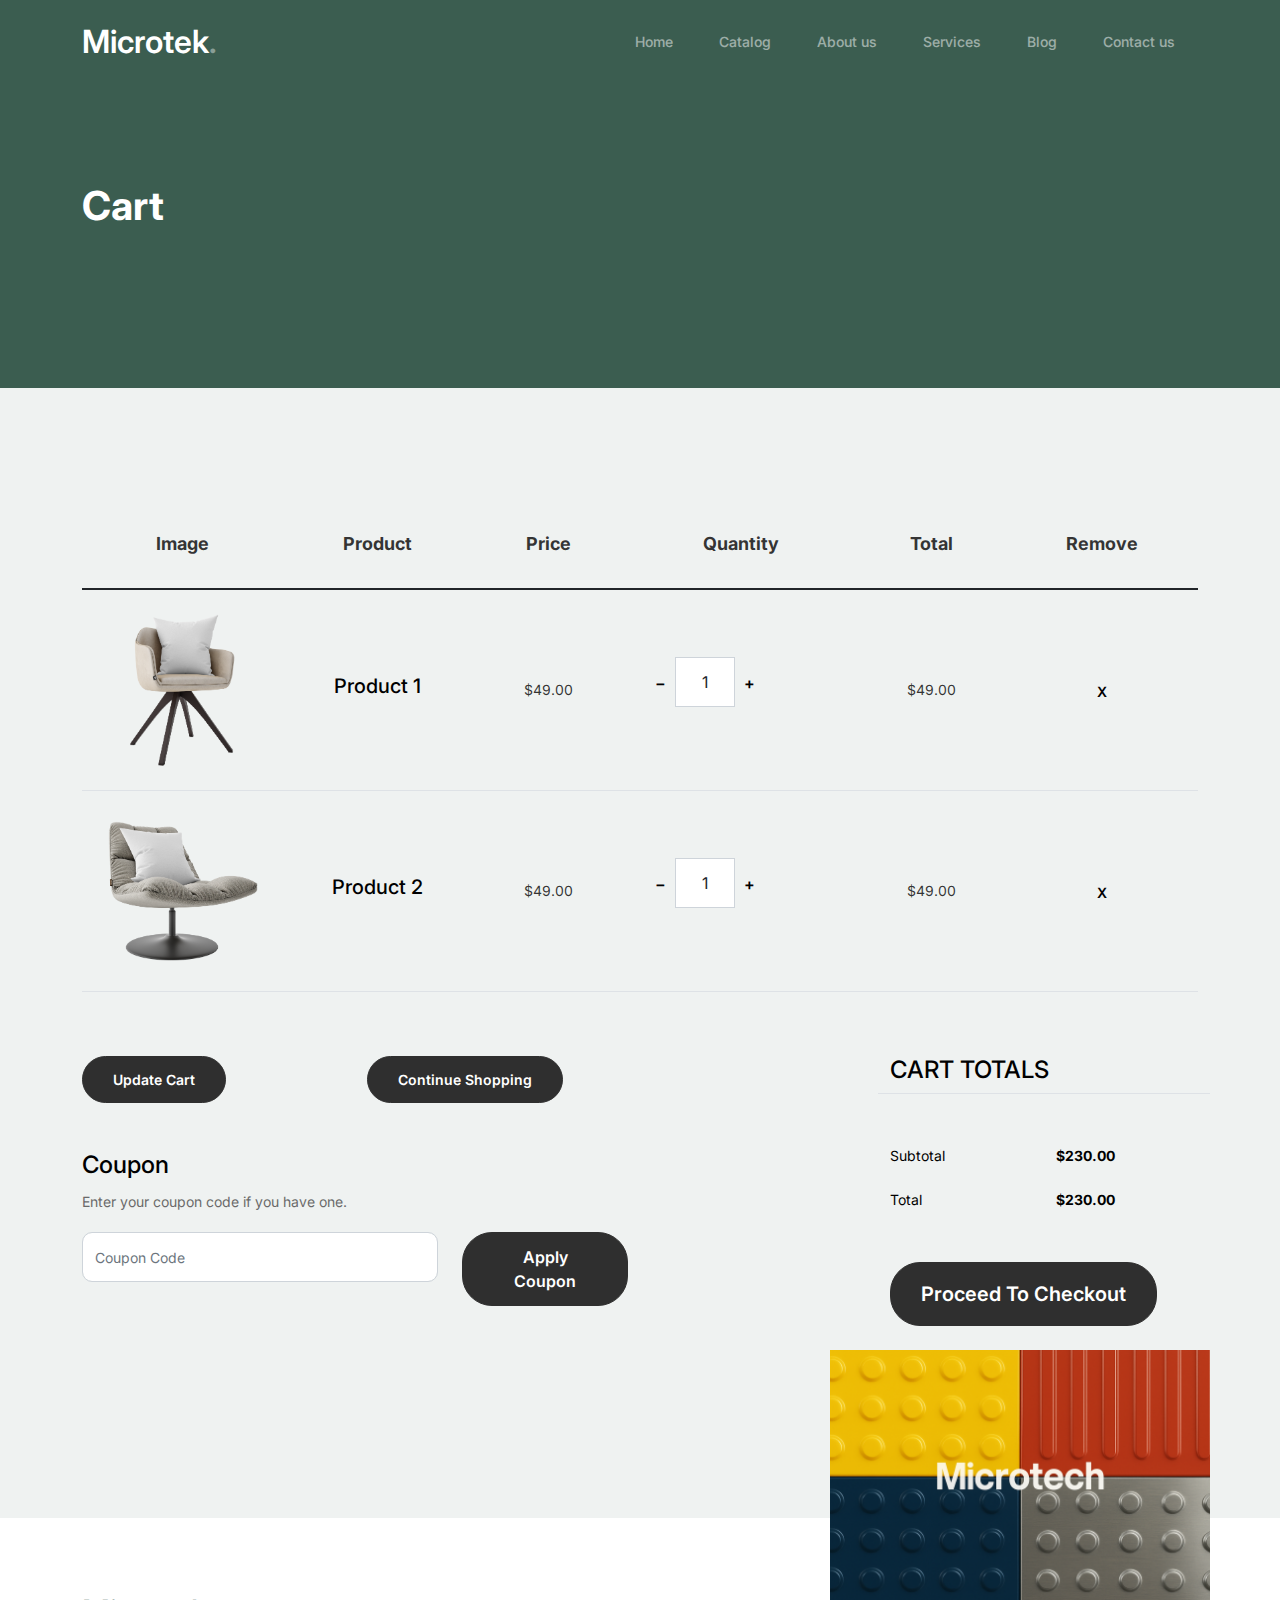
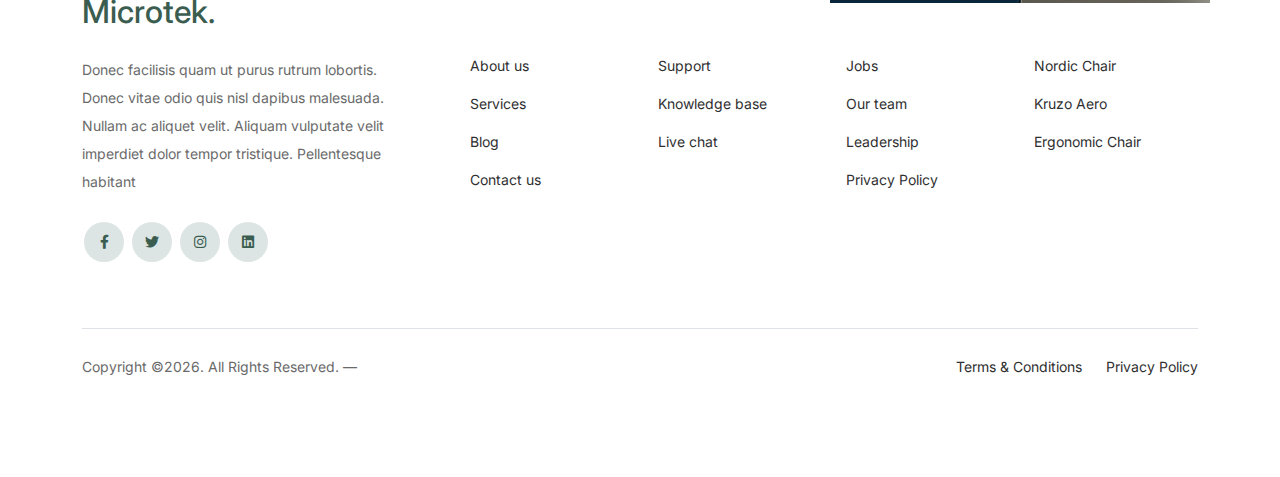
<file: cart.html>
<!-- /*
* Bootstrap 5
* Name: Microtek
* Author: vi8l.com
* URI: https://vi8l.com/
* License: https://creativecommons.org/licenses/by/3.0/
*/ -->
<!doctype html>
<html lang="en">
<head>
  <meta charset="utf-8">
  <meta name="viewport" content="width=device-width, initial-scale=1, shrink-to-fit=no">
  <meta name="author" content="vi8l.com">
  <link rel="shortcut icon" href="favicon.png">

  <meta name="description" content="" />
  <meta name="keywords" content="bootstrap, bootstrap4" />

		<!-- Bootstrap CSS -->
		<link href="css/bootstrap.min.css" rel="stylesheet">
		<link href="https://cdnjs.cloudflare.com/ajax/libs/font-awesome/6.0.0-beta3/css/all.min.css" rel="stylesheet">
		<link href="css/tiny-slider.css" rel="stylesheet">
		<link href="css/style.css" rel="stylesheet">
		<title>Microtek - Tactile Guidance System</title>
	</head>

	<body>

		<!-- Start Header/Navigation -->
		<nav class="custom-navbar navbar navbar navbar-expand-md navbar-dark bg-dark" arial-label="Microtek navigation bar">

			<div class="container">
				<a class="navbar-brand" href="index.html">Microtek<span>.</span></a>

				<button class="navbar-toggler" type="button" data-bs-toggle="collapse" data-bs-target="#navbarsMicrotek" aria-controls="navbarsMicrotek" aria-expanded="false" aria-label="Toggle navigation">
					<span class="navbar-toggler-icon"></span>
				</button>

				<div class="collapse navbar-collapse" id="navbarsMicrotek">
					<ul class="custom-navbar-nav navbar-nav ms-auto mb-2 mb-md-0">
						<li class="nav-item ">
							<a class="nav-link" href="index.html">Home</a>
						</li>
						<li><a class="nav-link" href="catalog.html">Catalog</a></li>
						<li><a class="nav-link" href="about.html">About us</a></li>
						<li><a class="nav-link" href="services.html">Services</a></li>
						<li><a class="nav-link" href="blog.html">Blog</a></li>
						<li><a class="nav-link" href="contact.html">Contact us</a></li>
					</ul>

					<!-- <ul class="custom-navbar-cta navbar-nav mb-2 mb-md-0 ms-5">
						<li><a class="nav-link" href="#"><img src="images/user.svg"></a></li>
						<li><a class="nav-link" href="cart.html"><img src="images/cart.svg"></a></li>
					</ul> -->
				</div>
			</div>
				
		</nav>
		<!-- End Header/Navigation -->

		<!-- Start Hero Section -->
			<div class="hero">
				<div class="container">
					<div class="row justify-content-between">
						<div class="col-lg-5">
							<div class="intro-excerpt">
								<h1>Cart</h1>
							</div>
						</div>
						<div class="col-lg-7">
							
						</div>
					</div>
				</div>
			</div>
		<!-- End Hero Section -->

		

		<div class="untree_co-section before-footer-section">
            <div class="container">
              <div class="row mb-5">
                <form class="col-md-12" method="post">
                  <div class="site-blocks-table">
                    <table class="table">
                      <thead>
                        <tr>
                          <th class="product-thumbnail">Image</th>
                          <th class="product-name">Product</th>
                          <th class="product-price">Price</th>
                          <th class="product-quantity">Quantity</th>
                          <th class="product-total">Total</th>
                          <th class="product-remove">Remove</th>
                        </tr>
                      </thead>
                      <tbody>
                        <tr>
                          <td class="product-thumbnail">
                            <img src="images/product-1.png" alt="Image" class="img-fluid">
                          </td>
                          <td class="product-name">
                            <h2 class="h5 text-black">Product 1</h2>
                          </td>
                          <td>$49.00</td>
                          <td>
                            <div class="input-group mb-3 d-flex align-items-center quantity-container" style="max-width: 120px;">
                              <div class="input-group-prepend">
                                <button class="btn btn-outline-black decrease" type="button">&minus;</button>
                              </div>
                              <input type="text" class="form-control text-center quantity-amount" value="1" placeholder="" aria-label="Example text with button addon" aria-describedby="button-addon1">
                              <div class="input-group-append">
                                <button class="btn btn-outline-black increase" type="button">&plus;</button>
                              </div>
                            </div>
        
                          </td>
                          <td>$49.00</td>
                          <td><a href="#" class="btn btn-black btn-sm">X</a></td>
                        </tr>
        
                        <tr>
                          <td class="product-thumbnail">
                            <img src="images/product-2.png" alt="Image" class="img-fluid">
                          </td>
                          <td class="product-name">
                            <h2 class="h5 text-black">Product 2</h2>
                          </td>
                          <td>$49.00</td>
                          <td>
                            <div class="input-group mb-3 d-flex align-items-center quantity-container" style="max-width: 120px;">
                              <div class="input-group-prepend">
                                <button class="btn btn-outline-black decrease" type="button">&minus;</button>
                              </div>
                              <input type="text" class="form-control text-center quantity-amount" value="1" placeholder="" aria-label="Example text with button addon" aria-describedby="button-addon1">
                              <div class="input-group-append">
                                <button class="btn btn-outline-black increase" type="button">&plus;</button>
                              </div>
                            </div>
        
                          </td>
                          <td>$49.00</td>
                          <td><a href="#" class="btn btn-black btn-sm">X</a></td>
                        </tr>
                      </tbody>
                    </table>
                  </div>
                </form>
              </div>
        
              <div class="row">
                <div class="col-md-6">
                  <div class="row mb-5">
                    <div class="col-md-6 mb-3 mb-md-0">
                      <button class="btn btn-black btn-sm btn-block">Update Cart</button>
                    </div>
                    <div class="col-md-6">
                      <button class="btn btn-outline-black btn-sm btn-block">Continue Shopping</button>
                    </div>
                  </div>
                  <div class="row">
                    <div class="col-md-12">
                      <label class="text-black h4" for="coupon">Coupon</label>
                      <p>Enter your coupon code if you have one.</p>
                    </div>
                    <div class="col-md-8 mb-3 mb-md-0">
                      <input type="text" class="form-control py-3" id="coupon" placeholder="Coupon Code">
                    </div>
                    <div class="col-md-4">
                      <button class="btn btn-black">Apply Coupon</button>
                    </div>
                  </div>
                </div>
                <div class="col-md-6 pl-5">
                  <div class="row justify-content-end">
                    <div class="col-md-7">
                      <div class="row">
                        <div class="col-md-12 text-right border-bottom mb-5">
                          <h3 class="text-black h4 text-uppercase">Cart Totals</h3>
                        </div>
                      </div>
                      <div class="row mb-3">
                        <div class="col-md-6">
                          <span class="text-black">Subtotal</span>
                        </div>
                        <div class="col-md-6 text-right">
                          <strong class="text-black">$230.00</strong>
                        </div>
                      </div>
                      <div class="row mb-5">
                        <div class="col-md-6">
                          <span class="text-black">Total</span>
                        </div>
                        <div class="col-md-6 text-right">
                          <strong class="text-black">$230.00</strong>
                        </div>
                      </div>
        
                      <div class="row">
                        <div class="col-md-12">
                          <button class="btn btn-black btn-lg py-3 btn-block" onclick="window.location='checkout.html'">Proceed To Checkout</button>
                        </div>
                      </div>
                    </div>
                  </div>
                </div>
              </div>
            </div>
          </div>
		

		<!-- Start Footer Section -->
		<footer class="footer-section">
			<div class="container relative">

				<div class="sofa-img">
					<img src="images/image4.png" class="img-fluid">
				</div>

				<!-- <div class="row">
					<div class="col-lg-8">
						<div class="subscription-form">
							<h3 class="d-flex align-items-center"><span class="me-1"><img src="images/envelope-outline.svg" alt="Image" class="img-fluid"></span><span>Subscribe to Newsletter</span></h3>

							<form action="#" class="row g-3">
								<div class="col-auto">
									<input type="text" class="form-control" placeholder="Enter your name">
								</div>
								<div class="col-auto">
									<input type="email" class="form-control" placeholder="Enter your email">
								</div>
								<div class="col-auto">
									<button class="btn btn-primary">
										<span class="fa fa-paper-plane"></span>
									</button>
								</div>
							</form>

						</div>
					</div>
				</div> -->

				<div class="row g-5 mb-5">
					<div class="col-lg-4">
						<div class="mb-4 footer-logo-wrap"><a href="#" class="footer-logo">Microtek<span>.</span></a></div>
						<p class="mb-4">Donec facilisis quam ut purus rutrum lobortis. Donec vitae odio quis nisl dapibus malesuada. Nullam ac aliquet velit. Aliquam vulputate velit imperdiet dolor tempor tristique. Pellentesque habitant</p>

						<ul class="list-unstyled custom-social">
							<li><a href="#"><span class="fa fa-brands fa-facebook-f"></span></a></li>
							<li><a href="#"><span class="fa fa-brands fa-twitter"></span></a></li>
							<li><a href="#"><span class="fa fa-brands fa-instagram"></span></a></li>
							<li><a href="#"><span class="fa fa-brands fa-linkedin"></span></a></li>
						</ul>
					</div>

					<div class="col-lg-8">
						<div class="row links-wrap">
							<div class="col-6 col-sm-6 col-md-3">
								<ul class="list-unstyled">
									<li><a href="#">About us</a></li>
									<li><a href="#">Services</a></li>
									<li><a href="#">Blog</a></li>
									<li><a href="#">Contact us</a></li>
								</ul>
							</div>

							<div class="col-6 col-sm-6 col-md-3">
								<ul class="list-unstyled">
									<li><a href="#">Support</a></li>
									<li><a href="#">Knowledge base</a></li>
									<li><a href="#">Live chat</a></li>
								</ul>
							</div>

							<div class="col-6 col-sm-6 col-md-3">
								<ul class="list-unstyled">
									<li><a href="#">Jobs</a></li>
									<li><a href="#">Our team</a></li>
									<li><a href="#">Leadership</a></li>
									<li><a href="#">Privacy Policy</a></li>
								</ul>
							</div>

							<div class="col-6 col-sm-6 col-md-3">
								<ul class="list-unstyled">
									<li><a href="#">Nordic Chair</a></li>
									<li><a href="#">Kruzo Aero</a></li>
									<li><a href="#">Ergonomic Chair</a></li>
								</ul>
							</div>
						</div>
					</div>

				</div>

				<div class="border-top copyright">
					<div class="row pt-4">
						<div class="col-lg-6">
							<p class="mb-2 text-center text-lg-start">Copyright &copy;<script>document.write(new Date().getFullYear());</script>. All Rights Reserved. &mdash;   <!-- License information: https://vi8l.com/license/ -->
            </p>
						</div>

						<div class="col-lg-6 text-center text-lg-end">
							<ul class="list-unstyled d-inline-flex ms-auto">
								<li class="me-4"><a href="#">Terms &amp; Conditions</a></li>
								<li><a href="#">Privacy Policy</a></li>
							</ul>
						</div>

					</div>
				</div>

			</div>
		</footer>
		<!-- End Footer Section -->	


		<script src="js/bootstrap.bundle.min.js"></script>
		<script src="js/tiny-slider.js"></script>
		<script src="js/custom.js"></script>
	</body>

</html>
</file>
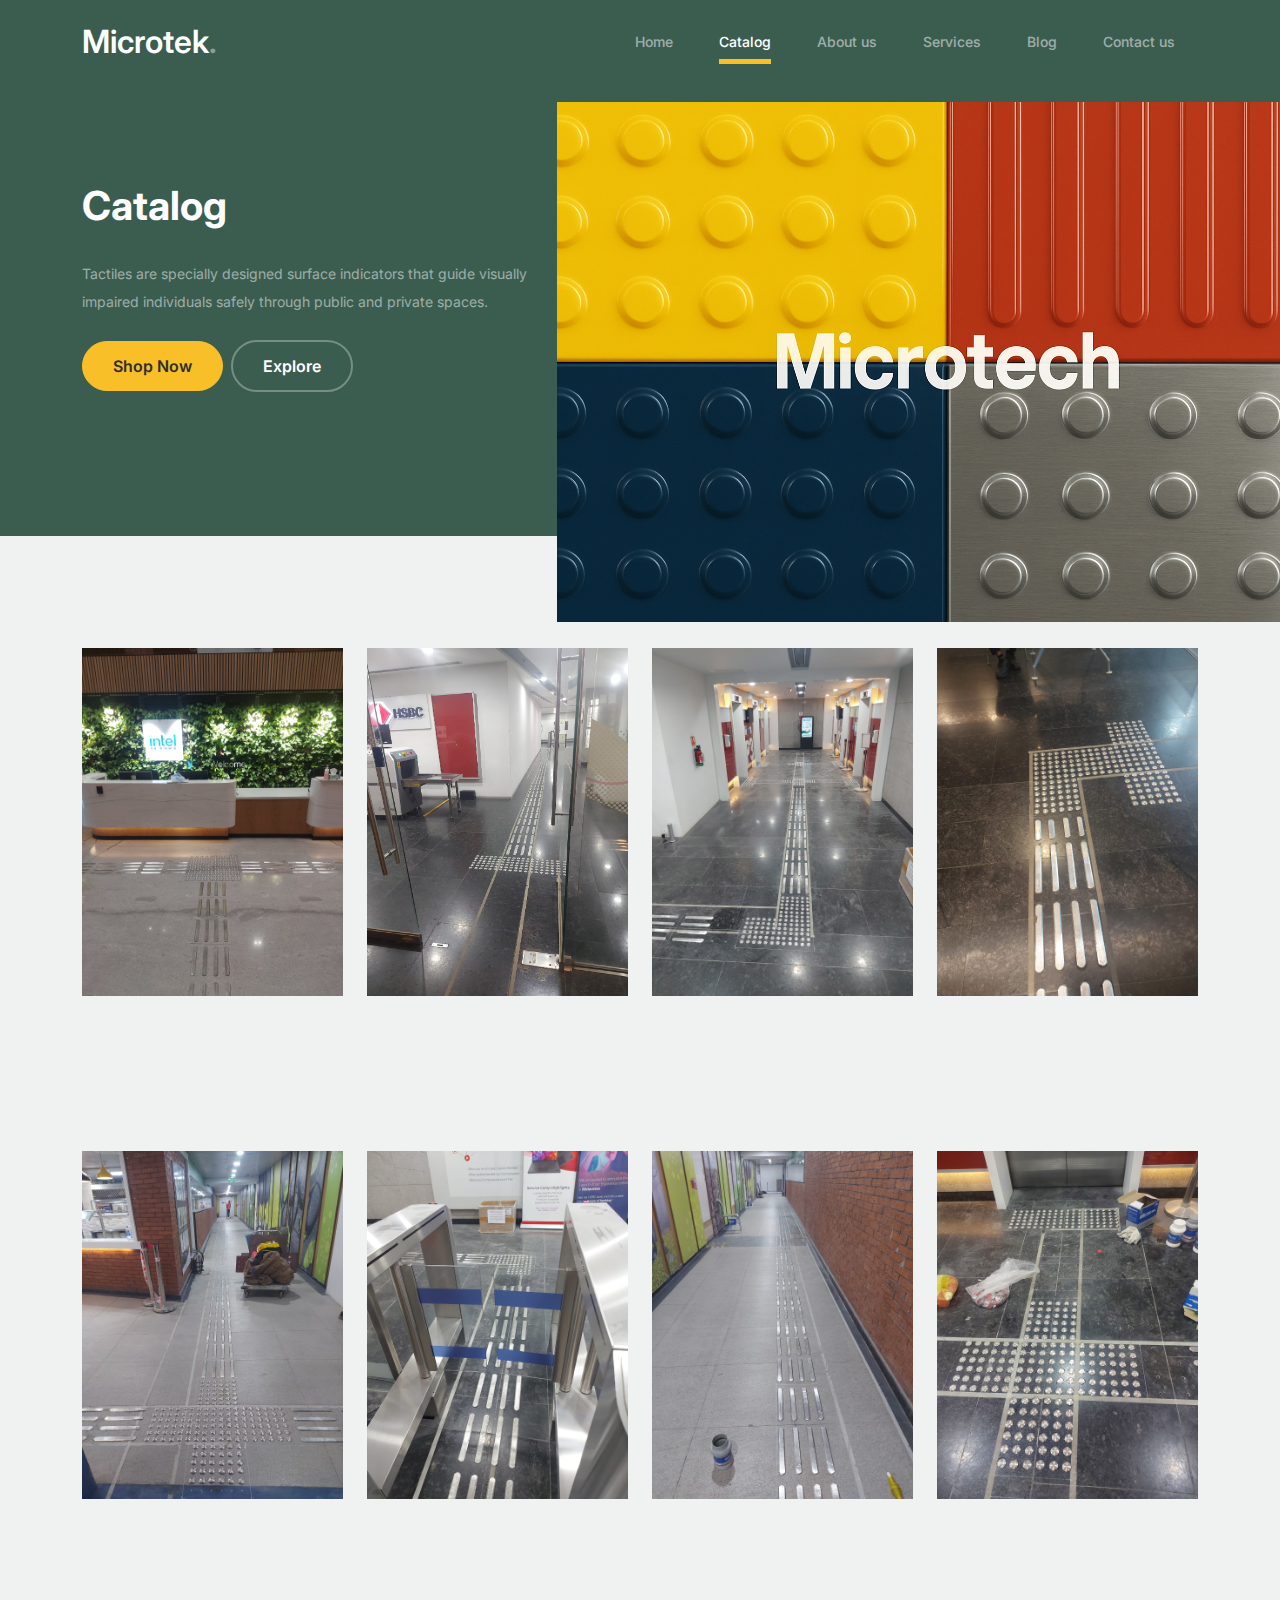
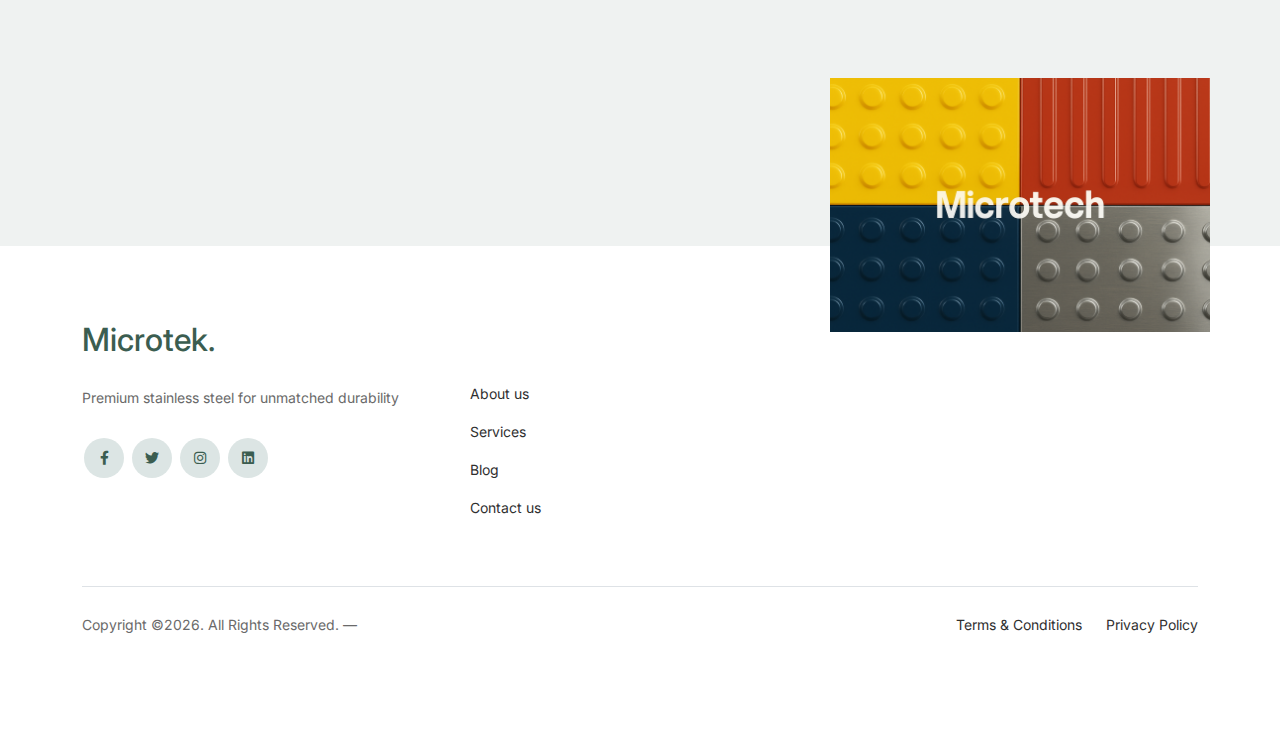
<file: catalog.html>
<!-- /*
* Bootstrap 5
* Name: Microtek
* Author: vi8l.com
* URI: https://vi8l.com/
* License: https://creativecommons.org/licenses/by/3.0/
*/ -->
<!doctype html>
<html lang="en">
<head>
  <meta charset="utf-8">
  <meta name="viewport" content="width=device-width, initial-scale=1, shrink-to-fit=no">
  <meta name="author" content="vi8l.com">
  <link rel="shortcut icon" href="favicon.png">

  <meta name="description" content="" />
  <meta name="keywords" content="bootstrap, bootstrap4" />

		<!-- Bootstrap CSS -->
		<link href="css/bootstrap.min.css" rel="stylesheet">
		<link href="https://cdnjs.cloudflare.com/ajax/libs/font-awesome/6.0.0-beta3/css/all.min.css" rel="stylesheet">
		<link href="css/tiny-slider.css" rel="stylesheet">
		<link href="css/style.css" rel="stylesheet">
		<title>Microtek - Tactile Guidance System</title>
	</head>

	<body>

		<!-- Start Header/Navigation -->
		<nav class="custom-navbar navbar navbar navbar-expand-md navbar-dark bg-dark" arial-label="Microtek navigation bar">

			<div class="container">
				<a class="navbar-brand" href="index.html">Microtek<span>.</span></a>

				<button class="navbar-toggler" type="button" data-bs-toggle="collapse" data-bs-target="#navbarsMicrotek" aria-controls="navbarsMicrotek" aria-expanded="false" aria-label="Toggle navigation">
					<span class="navbar-toggler-icon"></span>
				</button>

				<div class="collapse navbar-collapse" id="navbarsMicrotek">
					<ul class="custom-navbar-nav navbar-nav ms-auto mb-2 mb-md-0">
						<li class="nav-item ">
							<a class="nav-link" href="index.html">Home</a>
						</li>
						<li class="active"><a class="nav-link" href="catalog.html">Catalog</a></li>
						<li><a class="nav-link" href="about.html">About us</a></li>
						<li><a class="nav-link" href="services.html">Services</a></li>
						<li><a class="nav-link" href="blog.html">Blog</a></li>
						<li><a class="nav-link" href="contact.html">Contact us</a></li>
					</ul>

					<!-- <ul class="custom-navbar-cta navbar-nav mb-2 mb-md-0 ms-5">
						<li><a class="nav-link" href="#"><img src="images/user.svg"></a></li>
						<li><a class="nav-link" href="cart.html"><img src="images/cart.svg"></a></li>
					</ul> -->
				</div>
			</div>
				
		</nav>
		<!-- End Header/Navigation -->

		<!-- Start Hero Section -->
			<div class="hero">
				<div class="container">
					<div class="row justify-content-between">
						<div class="col-lg-5">
							<div class="intro-excerpt">
								<h1>Catalog</h1>
								<p class="mb-4">Tactiles are specially designed surface indicators that guide visually impaired individuals safely through public and private spaces.</p>
								<p><a href="" class="btn btn-secondary me-2">Shop Now</a><a href="#" class="btn btn-white-outline">Explore</a></p>
							</div>
						</div>
						<!-- <div class="col-lg-7">
							
						</div> -->

						<div class="col-lg-7">
							<div class="hero-img-wrap">
								<img src="images/image4.png" class="img-fluid">
							</div>
						</div>
					</div>
				</div>
			</div>
		<!-- End Hero Section -->

		

		<div class="untree_co-section product-section before-footer-section">
		    <div class="container">
		      	<div class="row">

		      		<!-- Start Column 1 -->
					<div class="col-12 col-md-4 col-lg-3 mb-5">
						<a class="product-item">
							<img src="images/catalog/firstCtlog.jpeg" class="img-fluid product-thumbnail">
							<!-- <h3 class="product-title">Nordic Chair</h3> -->
							<!-- <strong class="product-price">$50.00</strong> -->

							<span class="icon-cross">
								<h3 class="product-title">Service at Intel, Pune</h3>
								<!-- <h3 class="product-title">Service at Intel, Pune</h3> -->
							</span>
						</a>
					</div> 
					<!-- End Column 1 -->
						
					<!-- Start Column 2 -->
					<div class="col-12 col-md-4 col-lg-3 mb-5">
						<a class="product-item">
							<img src="images/catalog/secondCtlog.jpeg" class="img-fluid product-thumbnail">
							<!-- <h3 class="product-title">Nordic Chair</h3> -->
							<!-- <strong class="product-price">$50.00</strong> -->

							<span class="icon-cross">
								<h3 class="product-title">Service at HSBC, Pune</h3>
							</span>
						</a>
					</div> 
					<!-- End Column 2 -->

					<!-- Start Column 3 -->
					<div class="col-12 col-md-4 col-lg-3 mb-5">
						<a class="product-item">
							<img src="images/catalog/thirdCtlog.jpeg" class="img-fluid product-thumbnail">
							<!-- <h3 class="product-title">Kruzo Aero Chair</h3> -->
							<!-- <strong class="product-price">$78.00</strong> -->

							<span class="icon-cross">
								<h3 class="product-title">Service at Intel, Pune</h3>
							</span>
						</a>
					</div>
					<!-- End Column 3 -->

					<!-- Start Column 4 -->
					<div class="col-12 col-md-4 col-lg-3 mb-5">
						<a class="product-item">
							<img src="images/catalog/fourthCtlog.jpeg" class="img-fluid product-thumbnail">
							<!-- <h3 class="product-title">Ergonomic Chair</h3> -->
							<!-- <strong class="product-price">$43.00</strong> -->

							<span class="icon-cross">
								<h3 class="product-title">Service at Intel, Pune</h3>
							</span>
						</a>
					</div>
					<!-- End Column 4 -->


					<!-- Start Column 1 -->
					<div class="col-12 col-md-4 col-lg-3 mb-5">
						<a class="product-item">
							<img src="images/catalog/fifthCtlog.jpeg" class="img-fluid product-thumbnail">
							<!-- <h3 class="product-title">Nordic Chair</h3> -->
							<!-- <strong class="product-price">$50.00</strong> -->

							<span class="icon-cross">
								<h3 class="product-title">Service at Intel, Pune</h3>
							</span>
						</a>
					</div> 
					<!-- End Column 1 -->
						
					<!-- Start Column 2 -->
					<div class="col-12 col-md-4 col-lg-3 mb-5">
						<a class="product-item">
							<img src="images/catalog/sixthCtlog.jpeg" class="img-fluid product-thumbnail">
							<!-- <h3 class="product-title">Nordic Chair</h3> -->
							<!-- <strong class="product-price">$50.00</strong> -->

							<span class="icon-cross">
								<h3 class="product-title">Service at Intel, Pune</h3>
							</span>
						</a>
					</div> 
					<!-- End Column 2 -->

					<!-- Start Column 3 -->
					<div class="col-12 col-md-4 col-lg-3 mb-5">
						<a class="product-item">
							<img src="images/catalog/seventhCtlog.jpeg" class="img-fluid product-thumbnail">
							<!-- <h3 class="product-title">Kruzo Aero Chair</h3> -->
							<!-- <strong class="product-price">$78.00</strong> -->

							<span class="icon-cross">
								<h3 class="product-title">Service at Intel, Pune</h3>
							</span>
						</a>
					</div>
					<!-- End Column 3 -->

					<!-- Start Column 4 -->
					<div class="col-12 col-md-4 col-lg-3 mb-5">
						<a class="product-item">
							<img src="images/catalog/eigthCtlog.jpeg" class="img-fluid product-thumbnail">
							<!-- <h3 class="product-title">Ergonomic Chair</h3> -->
							<!-- <strong class="product-price">$43.00</strong> -->

							<span class="icon-cross">
								<h3 class="product-title">Service at Intel, Pune</h3>
							</span>
						</a>
					</div>
					<!-- End Column 4 -->

		      	</div>
		    </div>
		</div>


		<!-- Start Footer Section -->
		<footer class="footer-section">
			<div class="container relative">

				<div class="sofa-img">
					<img src="images/image4.png" class="img-fluid">
				</div>

				<!-- <div class="row">
					<div class="col-lg-8">
						<div class="subscription-form">
							<h3 class="d-flex align-items-center"><span class="me-1"><img src="images/envelope-outline.svg" alt="Image" class="img-fluid"></span><span>Subscribe to Newsletter</span></h3>

							<form action="#" class="row g-3">
								<div class="col-auto">
									<input type="text" class="form-control" placeholder="Enter your name">
								</div>
								<div class="col-auto">
									<input type="email" class="form-control" placeholder="Enter your email">
								</div>
								<div class="col-auto">
									<button class="btn btn-primary">
										<span class="fa fa-paper-plane"></span>
									</button>
								</div>
							</form>

						</div>
					</div>
				</div> -->

				<div class="row g-5 mb-5">
					<div class="col-lg-4">
						<div class="mb-4 footer-logo-wrap"><a href="#" class="footer-logo">Microtek<span>.</span></a></div>
						<p class="mb-4">Premium stainless steel for unmatched durability </p>

						<ul class="list-unstyled custom-social">
							<li><a href="#"><span class="fa fa-brands fa-facebook-f"></span></a></li>
							<li><a href="#"><span class="fa fa-brands fa-twitter"></span></a></li>
							<li><a href="#"><span class="fa fa-brands fa-instagram"></span></a></li>
							<li><a href="#"><span class="fa fa-brands fa-linkedin"></span></a></li>
						</ul>
					</div>

					<div class="col-lg-8">
						<div class="row links-wrap">
							<div class="col-6 col-sm-6 col-md-3">
								<ul class="list-unstyled">
									<li><a href="#">About us</a></li>
									<li><a href="#">Services</a></li>
									<li><a href="#">Blog</a></li>
									<li><a href="#">Contact us</a></li>
								</ul>
							</div>

							<!-- <div class="col-6 col-sm-6 col-md-3">
								<ul class="list-unstyled">
									<li><a href="#">Support</a></li>
									<li><a href="#">Knowledge base</a></li>
									<li><a href="#">Live chat</a></li>
								</ul>
							</div> -->

							<!-- <div class="col-6 col-sm-6 col-md-3">
								<ul class="list-unstyled">
									<li><a href="#">Jobs</a></li>
									<li><a href="#">Our team</a></li>
									<li><a href="#">Leadership</a></li>
									<li><a href="#">Privacy Policy</a></li>
								</ul>
							</div> -->

							<!-- <div class="col-6 col-sm-6 col-md-3">
								<ul class="list-unstyled">
									<li><a href="#">Nordic Chair</a></li>
									<li><a href="#">Kruzo Aero</a></li>
									<li><a href="#">Ergonomic Chair</a></li>
								</ul>
							</div> -->
						</div>
					</div>

				</div>

				<div class="border-top copyright">
					<div class="row pt-4">
						<div class="col-lg-6">
							<p class="mb-2 text-center text-lg-start">Copyright &copy;<script>document.write(new Date().getFullYear());</script>. All Rights Reserved. &mdash; </p>
						</div>

						<div class="col-lg-6 text-center text-lg-end">
							<ul class="list-unstyled d-inline-flex ms-auto">
								<li class="me-4"><a href="#">Terms &amp; Conditions</a></li>
								<li><a href="#">Privacy Policy</a></li>
							</ul>
						</div>

					</div>
				</div>

			</div>
		</footer>
		<!-- End Footer Section -->	


		<script src="js/bootstrap.bundle.min.js"></script>
		<script src="js/tiny-slider.js"></script>
		<script src="js/custom.js"></script>
	</body>

</html>
</file>
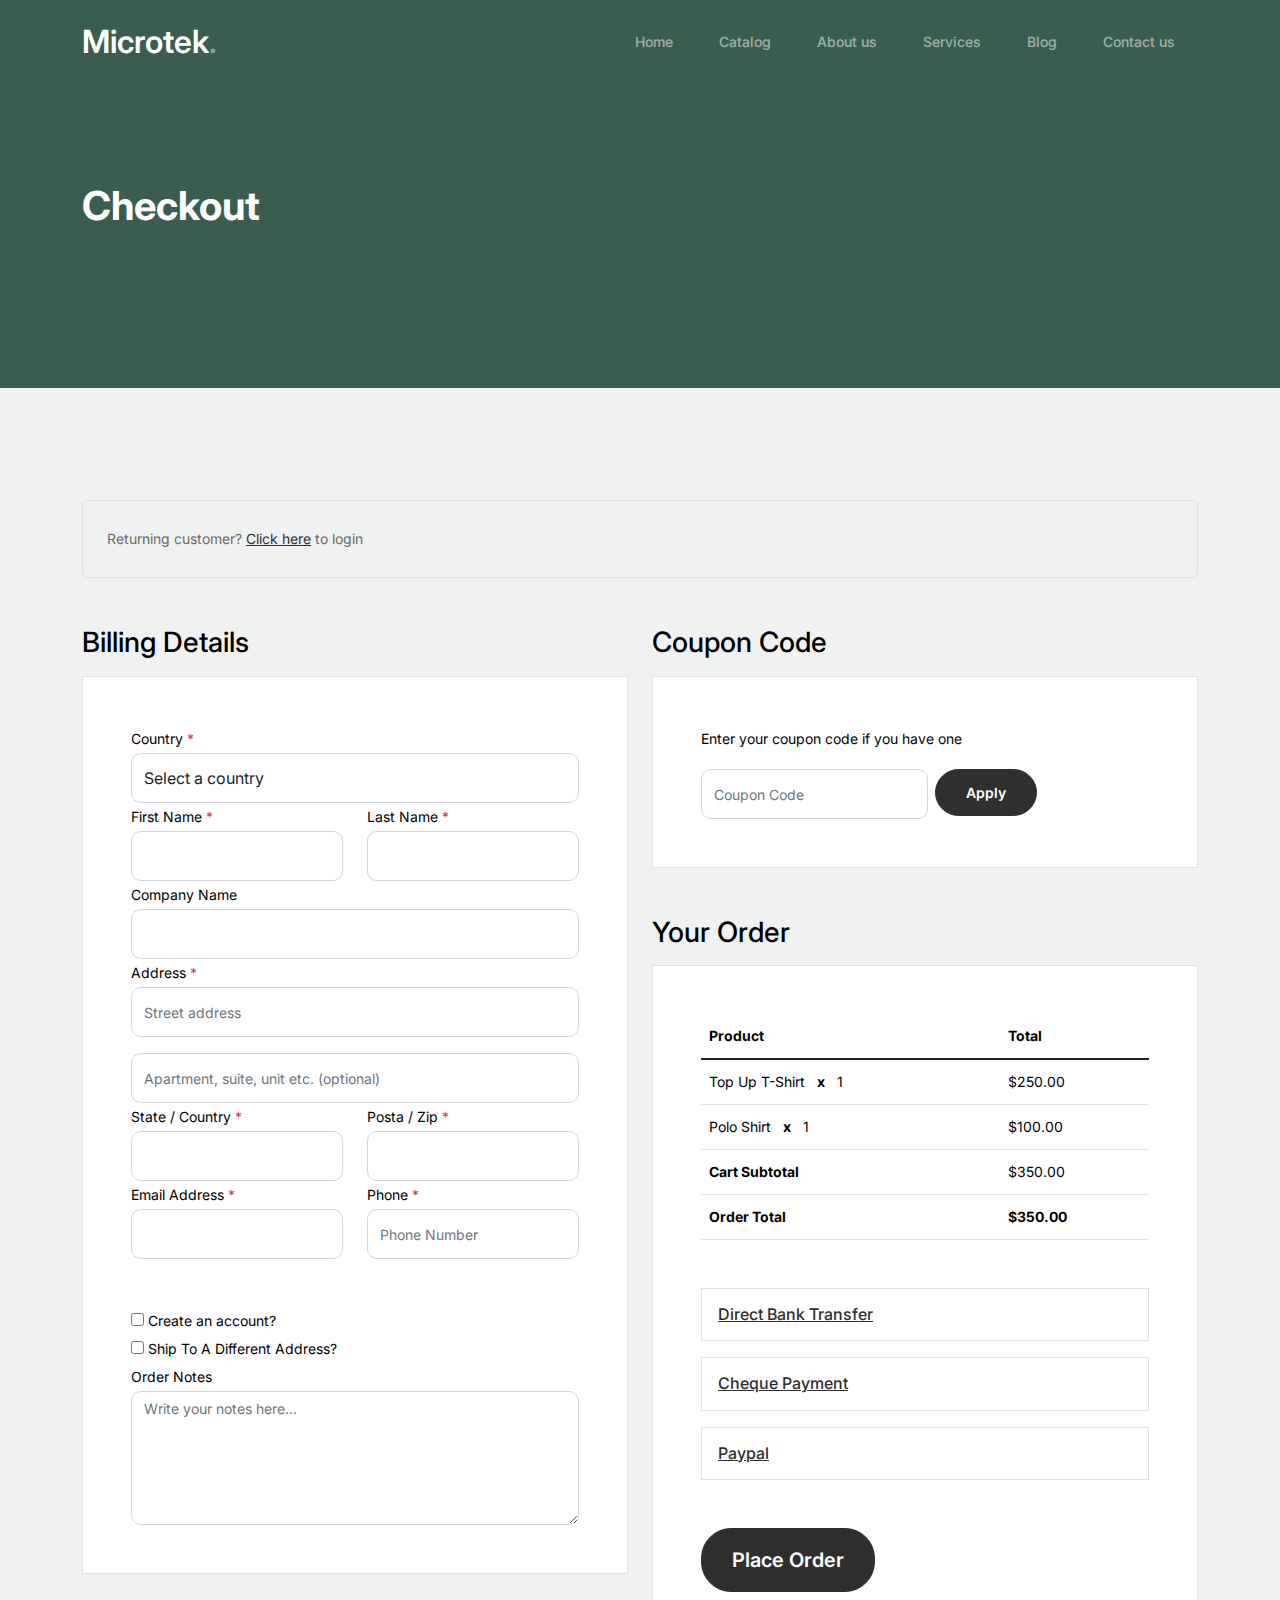
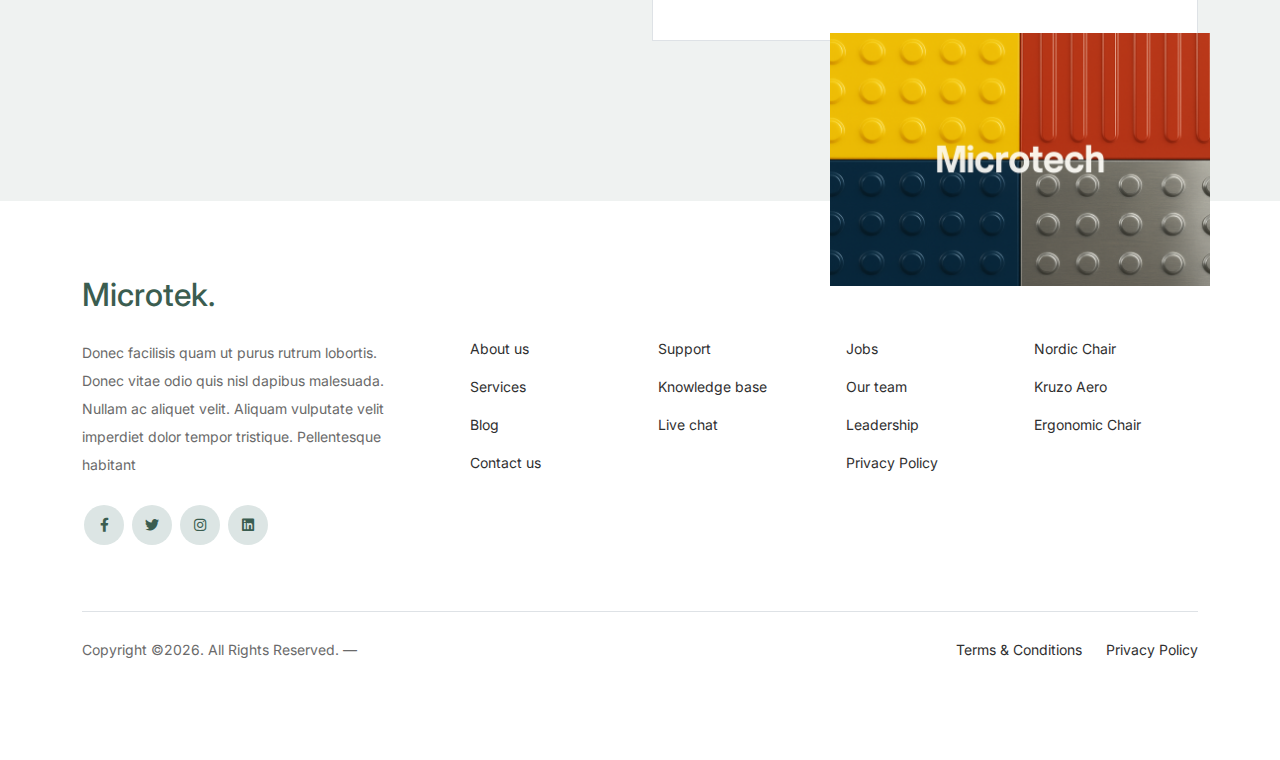
<file: checkout.html>
<!-- /*
* Bootstrap 5
* Name: Microtek
* Author: vi8l.com
* URI: https://vi8l.com/
* License: https://creativecommons.org/licenses/by/3.0/
*/ -->
<!doctype html>
<html lang="en">
<head>
  <meta charset="utf-8">
  <meta name="viewport" content="width=device-width, initial-scale=1, shrink-to-fit=no">
  <meta name="author" content="vi8l.com">
  <link rel="shortcut icon" href="favicon.png">

  <meta name="description" content="" />
  <meta name="keywords" content="bootstrap, bootstrap4" />

		<!-- Bootstrap CSS -->
		<link href="css/bootstrap.min.css" rel="stylesheet">
		<link href="https://cdnjs.cloudflare.com/ajax/libs/font-awesome/6.0.0-beta3/css/all.min.css" rel="stylesheet">
		<link href="css/tiny-slider.css" rel="stylesheet">
		<link href="css/style.css" rel="stylesheet">
		<title>Microtek - Tactile Guidance System</title>
	</head>

	<body>

		<!-- Start Header/Navigation -->
		<nav class="custom-navbar navbar navbar navbar-expand-md navbar-dark bg-dark" arial-label="Microtek navigation bar">

			<div class="container">
				<a class="navbar-brand" href="index.html">Microtek<span>.</span></a>

				<button class="navbar-toggler" type="button" data-bs-toggle="collapse" data-bs-target="#navbarsMicrotek" aria-controls="navbarsMicrotek" aria-expanded="false" aria-label="Toggle navigation">
					<span class="navbar-toggler-icon"></span>
				</button>

				<div class="collapse navbar-collapse" id="navbarsMicrotek">
					<ul class="custom-navbar-nav navbar-nav ms-auto mb-2 mb-md-0">
						<li class="nav-item ">
							<a class="nav-link" href="index.html">Home</a>
						</li>
						<li><a class="nav-link" href="catalog.html">Catalog</a></li>
						<li><a class="nav-link" href="about.html">About us</a></li>
						<li><a class="nav-link" href="services.html">Services</a></li>
						<li><a class="nav-link" href="blog.html">Blog</a></li>
						<li><a class="nav-link" href="contact.html">Contact us</a></li>
					</ul>

					<!-- <ul class="custom-navbar-cta navbar-nav mb-2 mb-md-0 ms-5">
						<li><a class="nav-link" href="#"><img src="images/user.svg"></a></li>
						<li><a class="nav-link" href="cart.html"><img src="images/cart.svg"></a></li>
					</ul> -->
				</div>
			</div>
				
		</nav>
		<!-- End Header/Navigation -->

		<!-- Start Hero Section -->
			<div class="hero">
				<div class="container">
					<div class="row justify-content-between">
						<div class="col-lg-5">
							<div class="intro-excerpt">
								<h1>Checkout</h1>
							</div>
						</div>
						<div class="col-lg-7">
							
						</div>
					</div>
				</div>
			</div>
		<!-- End Hero Section -->

		<div class="untree_co-section">
		    <div class="container">
		      <div class="row mb-5">
		        <div class="col-md-12">
		          <div class="border p-4 rounded" role="alert">
		            Returning customer? <a href="#">Click here</a> to login
		          </div>
		        </div>
		      </div>
		      <div class="row">
		        <div class="col-md-6 mb-5 mb-md-0">
		          <h2 class="h3 mb-3 text-black">Billing Details</h2>
		          <div class="p-3 p-lg-5 border bg-white">
		            <div class="form-group">
		              <label for="c_country" class="text-black">Country <span class="text-danger">*</span></label>
		              <select id="c_country" class="form-control">
		                <option value="1">Select a country</option>    
		                <option value="2">bangladesh</option>    
		                <option value="3">Algeria</option>    
		                <option value="4">Afghanistan</option>    
		                <option value="5">Ghana</option>    
		                <option value="6">Albania</option>    
		                <option value="7">Bahrain</option>    
		                <option value="8">Colombia</option>    
		                <option value="9">Dominican Republic</option>    
		              </select>
		            </div>
		            <div class="form-group row">
		              <div class="col-md-6">
		                <label for="c_fname" class="text-black">First Name <span class="text-danger">*</span></label>
		                <input type="text" class="form-control" id="c_fname" name="c_fname">
		              </div>
		              <div class="col-md-6">
		                <label for="c_lname" class="text-black">Last Name <span class="text-danger">*</span></label>
		                <input type="text" class="form-control" id="c_lname" name="c_lname">
		              </div>
		            </div>

		            <div class="form-group row">
		              <div class="col-md-12">
		                <label for="c_companyname" class="text-black">Company Name </label>
		                <input type="text" class="form-control" id="c_companyname" name="c_companyname">
		              </div>
		            </div>

		            <div class="form-group row">
		              <div class="col-md-12">
		                <label for="c_address" class="text-black">Address <span class="text-danger">*</span></label>
		                <input type="text" class="form-control" id="c_address" name="c_address" placeholder="Street address">
		              </div>
		            </div>

		            <div class="form-group mt-3">
		              <input type="text" class="form-control" placeholder="Apartment, suite, unit etc. (optional)">
		            </div>

		            <div class="form-group row">
		              <div class="col-md-6">
		                <label for="c_state_country" class="text-black">State / Country <span class="text-danger">*</span></label>
		                <input type="text" class="form-control" id="c_state_country" name="c_state_country">
		              </div>
		              <div class="col-md-6">
		                <label for="c_postal_zip" class="text-black">Posta / Zip <span class="text-danger">*</span></label>
		                <input type="text" class="form-control" id="c_postal_zip" name="c_postal_zip">
		              </div>
		            </div>

		            <div class="form-group row mb-5">
		              <div class="col-md-6">
		                <label for="c_email_address" class="text-black">Email Address <span class="text-danger">*</span></label>
		                <input type="text" class="form-control" id="c_email_address" name="c_email_address">
		              </div>
		              <div class="col-md-6">
		                <label for="c_phone" class="text-black">Phone <span class="text-danger">*</span></label>
		                <input type="text" class="form-control" id="c_phone" name="c_phone" placeholder="Phone Number">
		              </div>
		            </div>

		            <div class="form-group">
		              <label for="c_create_account" class="text-black" data-bs-toggle="collapse" href="#create_an_account" role="button" aria-expanded="false" aria-controls="create_an_account"><input type="checkbox" value="1" id="c_create_account"> Create an account?</label>
		              <div class="collapse" id="create_an_account">
		                <div class="py-2 mb-4">
		                  <p class="mb-3">Create an account by entering the information below. If you are a returning customer please login at the top of the page.</p>
		                  <div class="form-group">
		                    <label for="c_account_password" class="text-black">Account Password</label>
		                    <input type="email" class="form-control" id="c_account_password" name="c_account_password" placeholder="">
		                  </div>
		                </div>
		              </div>
		            </div>


		            <div class="form-group">
		              <label for="c_ship_different_address" class="text-black" data-bs-toggle="collapse" href="#ship_different_address" role="button" aria-expanded="false" aria-controls="ship_different_address"><input type="checkbox" value="1" id="c_ship_different_address"> Ship To A Different Address?</label>
		              <div class="collapse" id="ship_different_address">
		                <div class="py-2">

		                  <div class="form-group">
		                    <label for="c_diff_country" class="text-black">Country <span class="text-danger">*</span></label>
		                    <select id="c_diff_country" class="form-control">
		                      <option value="1">Select a country</option>    
		                      <option value="2">bangladesh</option>    
		                      <option value="3">Algeria</option>    
		                      <option value="4">Afghanistan</option>    
		                      <option value="5">Ghana</option>    
		                      <option value="6">Albania</option>    
		                      <option value="7">Bahrain</option>    
		                      <option value="8">Colombia</option>    
		                      <option value="9">Dominican Republic</option>    
		                    </select>
		                  </div>


		                  <div class="form-group row">
		                    <div class="col-md-6">
		                      <label for="c_diff_fname" class="text-black">First Name <span class="text-danger">*</span></label>
		                      <input type="text" class="form-control" id="c_diff_fname" name="c_diff_fname">
		                    </div>
		                    <div class="col-md-6">
		                      <label for="c_diff_lname" class="text-black">Last Name <span class="text-danger">*</span></label>
		                      <input type="text" class="form-control" id="c_diff_lname" name="c_diff_lname">
		                    </div>
		                  </div>

		                  <div class="form-group row">
		                    <div class="col-md-12">
		                      <label for="c_diff_companyname" class="text-black">Company Name </label>
		                      <input type="text" class="form-control" id="c_diff_companyname" name="c_diff_companyname">
		                    </div>
		                  </div>

		                  <div class="form-group row  mb-3">
		                    <div class="col-md-12">
		                      <label for="c_diff_address" class="text-black">Address <span class="text-danger">*</span></label>
		                      <input type="text" class="form-control" id="c_diff_address" name="c_diff_address" placeholder="Street address">
		                    </div>
		                  </div>

		                  <div class="form-group">
		                    <input type="text" class="form-control" placeholder="Apartment, suite, unit etc. (optional)">
		                  </div>

		                  <div class="form-group row">
		                    <div class="col-md-6">
		                      <label for="c_diff_state_country" class="text-black">State / Country <span class="text-danger">*</span></label>
		                      <input type="text" class="form-control" id="c_diff_state_country" name="c_diff_state_country">
		                    </div>
		                    <div class="col-md-6">
		                      <label for="c_diff_postal_zip" class="text-black">Posta / Zip <span class="text-danger">*</span></label>
		                      <input type="text" class="form-control" id="c_diff_postal_zip" name="c_diff_postal_zip">
		                    </div>
		                  </div>

		                  <div class="form-group row mb-5">
		                    <div class="col-md-6">
		                      <label for="c_diff_email_address" class="text-black">Email Address <span class="text-danger">*</span></label>
		                      <input type="text" class="form-control" id="c_diff_email_address" name="c_diff_email_address">
		                    </div>
		                    <div class="col-md-6">
		                      <label for="c_diff_phone" class="text-black">Phone <span class="text-danger">*</span></label>
		                      <input type="text" class="form-control" id="c_diff_phone" name="c_diff_phone" placeholder="Phone Number">
		                    </div>
		                  </div>

		                </div>

		              </div>
		            </div>

		            <div class="form-group">
		              <label for="c_order_notes" class="text-black">Order Notes</label>
		              <textarea name="c_order_notes" id="c_order_notes" cols="30" rows="5" class="form-control" placeholder="Write your notes here..."></textarea>
		            </div>

		          </div>
		        </div>
		        <div class="col-md-6">

		          <div class="row mb-5">
		            <div class="col-md-12">
		              <h2 class="h3 mb-3 text-black">Coupon Code</h2>
		              <div class="p-3 p-lg-5 border bg-white">

		                <label for="c_code" class="text-black mb-3">Enter your coupon code if you have one</label>
		                <div class="input-group w-75 couponcode-wrap">
		                  <input type="text" class="form-control me-2" id="c_code" placeholder="Coupon Code" aria-label="Coupon Code" aria-describedby="button-addon2">
		                  <div class="input-group-append">
		                    <button class="btn btn-black btn-sm" type="button" id="button-addon2">Apply</button>
		                  </div>
		                </div>

		              </div>
		            </div>
		          </div>

		          <div class="row mb-5">
		            <div class="col-md-12">
		              <h2 class="h3 mb-3 text-black">Your Order</h2>
		              <div class="p-3 p-lg-5 border bg-white">
		                <table class="table site-block-order-table mb-5">
		                  <thead>
		                    <th>Product</th>
		                    <th>Total</th>
		                  </thead>
		                  <tbody>
		                    <tr>
		                      <td>Top Up T-Shirt <strong class="mx-2">x</strong> 1</td>
		                      <td>$250.00</td>
		                    </tr>
		                    <tr>
		                      <td>Polo Shirt <strong class="mx-2">x</strong>   1</td>
		                      <td>$100.00</td>
		                    </tr>
		                    <tr>
		                      <td class="text-black font-weight-bold"><strong>Cart Subtotal</strong></td>
		                      <td class="text-black">$350.00</td>
		                    </tr>
		                    <tr>
		                      <td class="text-black font-weight-bold"><strong>Order Total</strong></td>
		                      <td class="text-black font-weight-bold"><strong>$350.00</strong></td>
		                    </tr>
		                  </tbody>
		                </table>

		                <div class="border p-3 mb-3">
		                  <h3 class="h6 mb-0"><a class="d-block" data-bs-toggle="collapse" href="#collapsebank" role="button" aria-expanded="false" aria-controls="collapsebank">Direct Bank Transfer</a></h3>

		                  <div class="collapse" id="collapsebank">
		                    <div class="py-2">
		                      <p class="mb-0">Make your payment directly into our bank account. Please use your Order ID as the payment reference. Your order won’t be shipped until the funds have cleared in our account.</p>
		                    </div>
		                  </div>
		                </div>

		                <div class="border p-3 mb-3">
		                  <h3 class="h6 mb-0"><a class="d-block" data-bs-toggle="collapse" href="#collapsecheque" role="button" aria-expanded="false" aria-controls="collapsecheque">Cheque Payment</a></h3>

		                  <div class="collapse" id="collapsecheque">
		                    <div class="py-2">
		                      <p class="mb-0">Make your payment directly into our bank account. Please use your Order ID as the payment reference. Your order won’t be shipped until the funds have cleared in our account.</p>
		                    </div>
		                  </div>
		                </div>

		                <div class="border p-3 mb-5">
		                  <h3 class="h6 mb-0"><a class="d-block" data-bs-toggle="collapse" href="#collapsepaypal" role="button" aria-expanded="false" aria-controls="collapsepaypal">Paypal</a></h3>

		                  <div class="collapse" id="collapsepaypal">
		                    <div class="py-2">
		                      <p class="mb-0">Make your payment directly into our bank account. Please use your Order ID as the payment reference. Your order won’t be shipped until the funds have cleared in our account.</p>
		                    </div>
		                  </div>
		                </div>

		                <div class="form-group">
		                  <button class="btn btn-black btn-lg py-3 btn-block" onclick="window.location='thankyou.html'">Place Order</button>
		                </div>

		              </div>
		            </div>
		          </div>

		        </div>
		      </div>
		      <!-- </form> -->
		    </div>
		  </div>

		<!-- Start Footer Section -->
		<footer class="footer-section">
			<div class="container relative">

				<div class="sofa-img">
					<img src="images/image4.png" class="img-fluid">
				</div>

				<!-- <div class="row">
					<div class="col-lg-8">
						<div class="subscription-form">
							<h3 class="d-flex align-items-center"><span class="me-1"><img src="images/envelope-outline.svg" alt="Image" class="img-fluid"></span><span>Subscribe to Newsletter</span></h3>

							<form action="#" class="row g-3">
								<div class="col-auto">
									<input type="text" class="form-control" placeholder="Enter your name">
								</div>
								<div class="col-auto">
									<input type="email" class="form-control" placeholder="Enter your email">
								</div>
								<div class="col-auto">
									<button class="btn btn-primary">
										<span class="fa fa-paper-plane"></span>
									</button>
								</div>
							</form>

						</div>
					</div>
				</div> -->

				<div class="row g-5 mb-5">
					<div class="col-lg-4">
						<div class="mb-4 footer-logo-wrap"><a href="#" class="footer-logo">Microtek<span>.</span></a></div>
						<p class="mb-4">Donec facilisis quam ut purus rutrum lobortis. Donec vitae odio quis nisl dapibus malesuada. Nullam ac aliquet velit. Aliquam vulputate velit imperdiet dolor tempor tristique. Pellentesque habitant</p>

						<ul class="list-unstyled custom-social">
							<li><a href="#"><span class="fa fa-brands fa-facebook-f"></span></a></li>
							<li><a href="#"><span class="fa fa-brands fa-twitter"></span></a></li>
							<li><a href="#"><span class="fa fa-brands fa-instagram"></span></a></li>
							<li><a href="#"><span class="fa fa-brands fa-linkedin"></span></a></li>
						</ul>
					</div>

					<div class="col-lg-8">
						<div class="row links-wrap">
							<div class="col-6 col-sm-6 col-md-3">
								<ul class="list-unstyled">
									<li><a href="#">About us</a></li>
									<li><a href="#">Services</a></li>
									<li><a href="#">Blog</a></li>
									<li><a href="#">Contact us</a></li>
								</ul>
							</div>

							<div class="col-6 col-sm-6 col-md-3">
								<ul class="list-unstyled">
									<li><a href="#">Support</a></li>
									<li><a href="#">Knowledge base</a></li>
									<li><a href="#">Live chat</a></li>
								</ul>
							</div>

							<div class="col-6 col-sm-6 col-md-3">
								<ul class="list-unstyled">
									<li><a href="#">Jobs</a></li>
									<li><a href="#">Our team</a></li>
									<li><a href="#">Leadership</a></li>
									<li><a href="#">Privacy Policy</a></li>
								</ul>
							</div>

							<div class="col-6 col-sm-6 col-md-3">
								<ul class="list-unstyled">
									<li><a href="#">Nordic Chair</a></li>
									<li><a href="#">Kruzo Aero</a></li>
									<li><a href="#">Ergonomic Chair</a></li>
								</ul>
							</div>
						</div>
					</div>

				</div>

				<div class="border-top copyright">
					<div class="row pt-4">
						<div class="col-lg-6">
							<p class="mb-2 text-center text-lg-start">Copyright &copy;<script>document.write(new Date().getFullYear());</script>. All Rights Reserved. &mdash;   <!-- License information: https://vi8l.com/license/ -->
            </p>
						</div>

						<div class="col-lg-6 text-center text-lg-end">
							<ul class="list-unstyled d-inline-flex ms-auto">
								<li class="me-4"><a href="#">Terms &amp; Conditions</a></li>
								<li><a href="#">Privacy Policy</a></li>
							</ul>
						</div>

					</div>
				</div>

			</div>
		</footer>
		<!-- End Footer Section -->	


		<script src="js/bootstrap.bundle.min.js"></script>
		<script src="js/tiny-slider.js"></script>
		<script src="js/custom.js"></script>
	</body>

</html>
</file>
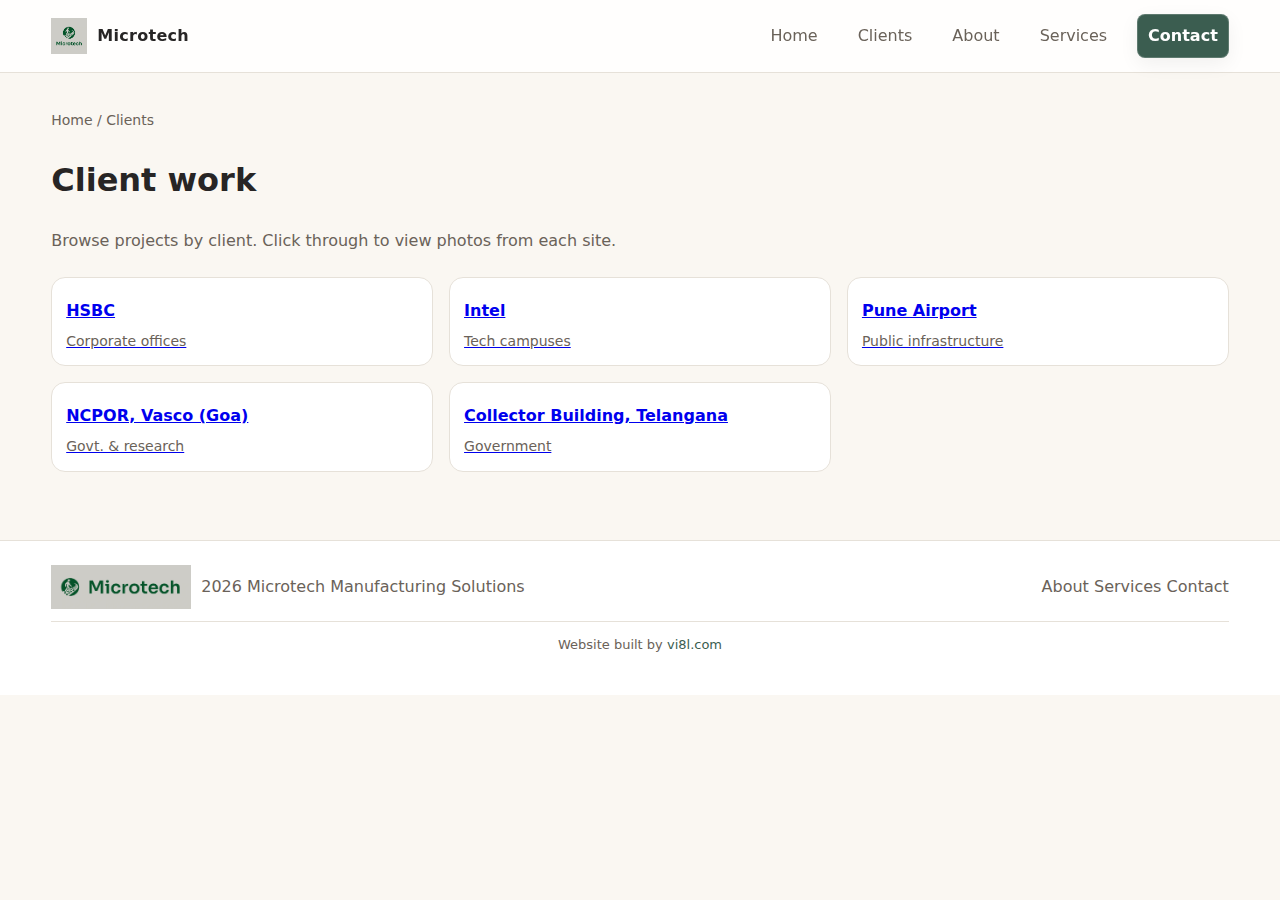
<file: clients.html>
<!DOCTYPE html>
<html lang="en">
<head>
  <meta charset="utf-8">
  <meta name="viewport" content="width=device-width, initial-scale=1">
  <title>Clients • Microtech</title>
  <link rel="icon" href="images/site_logos/icon.png">
  <link rel="stylesheet" href="assets/css/styles.css">
</head>
<body>
  <header class="header">
    <div class="container nav">
      <a class="brand" href="/">
        <img src="images/site_logos/logo-square.png" alt="Microtech" width="36" height="36"><span>Microtech</span>
      </a>
      <nav class="menu" aria-label="Primary">
        <a href="index.html">Home</a>
        <a href="clients.html">Clients</a>
        <a href="about.html">About</a>
        <a href="services.html">Services</a>
        <a class="cta" href="contact.html">Contact</a>
      </nav>
      <div class="mobile-nav"><button class="mobile-toggle" data-mobile-toggle>Menu</button><div class="menu" data-mobile-menu style="display:none"></div></div>
    </div>
  </header>
  <main class="section">
    <div class="container">
      <div class="breadcrumbs"><a href="index.html">Home</a> / Clients</div>
      <h1>Client work</h1>
      <p class="lead">Browse projects by client. Click through to view photos from each site.</p>
      <div class="grid cols-3">
        <a class="card" href="clients/client_HSBC.html"><div class="content"><h3>HSBC</h3><p>Corporate offices</p></div></a>
        <a class="card" href="clients/client_Intel.html"><div class="content"><h3>Intel</h3><p>Tech campuses</p></div></a>
        <a class="card" href="clients/client_Pune_Airport.html"><div class="content"><h3>Pune Airport</h3><p>Public infrastructure</p></div></a>
        <a class="card" href="clients/client_NCPOR_vasco_goa.html"><div class="content"><h3>NCPOR, Vasco (Goa)</h3><p>Govt. & research</p></div></a>
        <a class="card" href="clients/client_collector_building_telangana.html"><div class="content"><h3>Collector Building, Telangana</h3><p>Government</p></div></a>
      </div>
      <!-- <p style="color:var(--muted); margin-top:10px;">To add/remove clients, duplicate a client page in <kbd>/clients/</kbd> and update image list.</p> -->
    </div>
  </main>
  <footer class="footer"><div class="container footer-inner"><div style="display:flex;align-items:center;gap:10px"><img src="images/site_logos/logo-horizontal.png" alt="Microtech" width="140" height="24"><span>  <span id="y"></span> Microtech Manufacturing Solutions</span></div><div><a href="about.html">About</a>   <a href="services.html">Services</a>   <a href="contact.html">Contact</a></div></div>
    <div class="container" style="margin-top: 12px; padding-top: 12px; border-top: 1px solid var(--border); text-align: center; font-size: 13px;">
      <span style="color: var(--muted);">Website built by <a href="https://vi8l.com" target="_blank" rel="noopener" style="color: var(--primary); text-decoration: none;">vi8l.com</a></span>
    </div>
  </footer>
  <script>document.getElementById('y').textContent = new Date().getFullYear();</script>
  <script src="assets/js/main.js" defer></script>
</body>
</html>
</file>
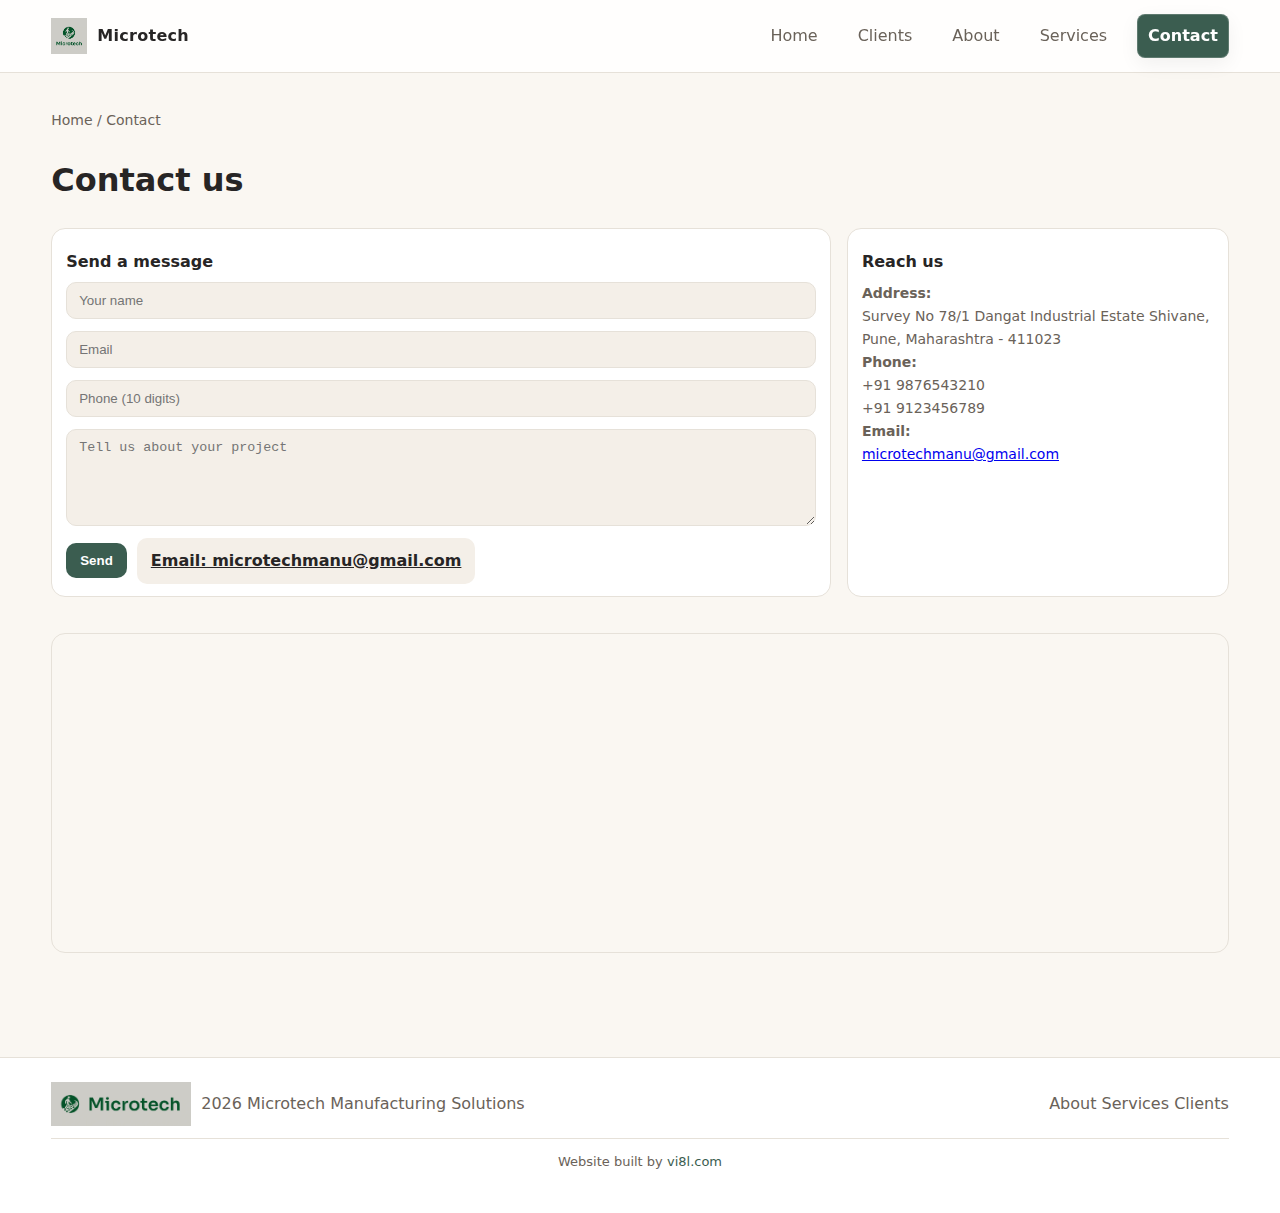
<file: contact.html>
<!DOCTYPE html>
<html lang="en">
<head>
  <meta charset="utf-8">
  <meta name="viewport" content="width=device-width, initial-scale=1">
  <title>Contact • Microtech</title>
  <link rel="icon" href="images/site_logos/icon.png">
  <link rel="stylesheet" href="assets/css/styles.css">
</head>
<body>
  <header class="header">
    <div class="container nav">
      <a class="brand" href="/">
        <img src="images/site_logos/logo-square.png" alt="Microtech" width="36" height="36"><span>Microtech</span>
      </a>
      <nav class="menu" aria-label="Primary">
        <a href="index.html">Home</a>
        <a href="clients.html">Clients</a>
        <a href="about.html">About</a>
        <a href="services.html">Services</a>
        <a class="cta" href="contact.html">Contact</a>
      </nav>
      <div class="mobile-nav"><button class="mobile-toggle" data-mobile-toggle>Menu</button><div class="menu" data-mobile-menu style="display:none"></div></div>
    </div>
  </header>
  <main class="section">
    <div class="container">
      <div class="breadcrumbs"><a href="index.html">Home</a> / Contact</div>
      <h1>Contact us</h1>
      <div class="grid cols-3">
        <div class="card" style="grid-column: span 2;">
          <div class="content">
            <h3>Send a message</h3>
            <form class="form" name="contact" method="post" data-netlify="true">
              <input type="hidden" name="form-name" value="contact">
              <input class="input" name="name" placeholder="Your name" required>
              <input class="input" name="email" type="email" placeholder="Email" required>
              <input class="input" name="phone" type="tel" placeholder="Phone (10 digits)" pattern="[0-9]{10}">
              <textarea class="textarea" name="message" rows="5" placeholder="Tell us about your project" required></textarea>
              <div style="display:flex; gap:10px; align-items:center;">
                <button class="button" type="submit">Send</button>
                <a class="button secondary" href="mailto:microtechmanu@gmail.com">Email: microtechmanu@gmail.com</a>
              </div>
            </form>
          </div>
        </div>
        <div class="card">
          <div class="content">
            <h3>Reach us</h3>
            <p><strong>Address:</strong><br>Survey No 78/1 Dangat Industrial Estate Shivane, Pune, Maharashtra - 411023</p>
            <p><strong>Phone:</strong><br>+91 9876543210<br>+91 9123456789</p>
            <p><strong>Email:</strong><br><a href="mailto:microtechmanu@gmail.com">microtechmanu@gmail.com</a></p>
          </div>
        </div>
      </div>
      <div class="section">
        <div class="map">
          <iframe title="Microtech Location" width="100%" height="100%" style="border:0" loading="lazy" allowfullscreen
            referrerpolicy="no-referrer-when-downgrade"
            src="https://www.google.com/maps/embed?pb=!1m18!1m12!1m3!1d4642.994484107825!2d73.78931565933608!3d18.466571153813216!2m3!1f0!2f0!3f0!3m2!1i1024!2i768!4f13.1!3m3!1m2!1s0x3bc29500132434fd%3A0x5ed6f97e709f204a!2sMicrotech%20manufacturing%20solutions!5e0!3m2!1sen!2sin!4v1762280459957!5m2!1sen!2sin">
          </iframe>
        </div>
      </div>
    </div>
  </main>
  <footer class="footer"><div class="container footer-inner"><div style="display:flex;align-items:center;gap:10px"><img src="images/site_logos/logo-horizontal.png" alt="Microtech" width="140" height="24"><span>  <span id="y"></span> Microtech Manufacturing Solutions</span></div><div><a href="about.html">About</a>   <a href="services.html">Services</a>   <a href="clients.html">Clients</a></div></div>
    <div class="container" style="margin-top: 12px; padding-top: 12px; border-top: 1px solid var(--border); text-align: center; font-size: 13px;">
      <span style="color: var(--muted);">Website built by <a href="https://vi8l.com" target="_blank" rel="noopener" style="color: var(--primary); text-decoration: none;">vi8l.com</a></span>
    </div>
  </footer>
  <script>document.getElementById('y').textContent = new Date().getFullYear();</script>
  <script src="assets/js/main.js" defer></script>
</body>
</html>
</file>
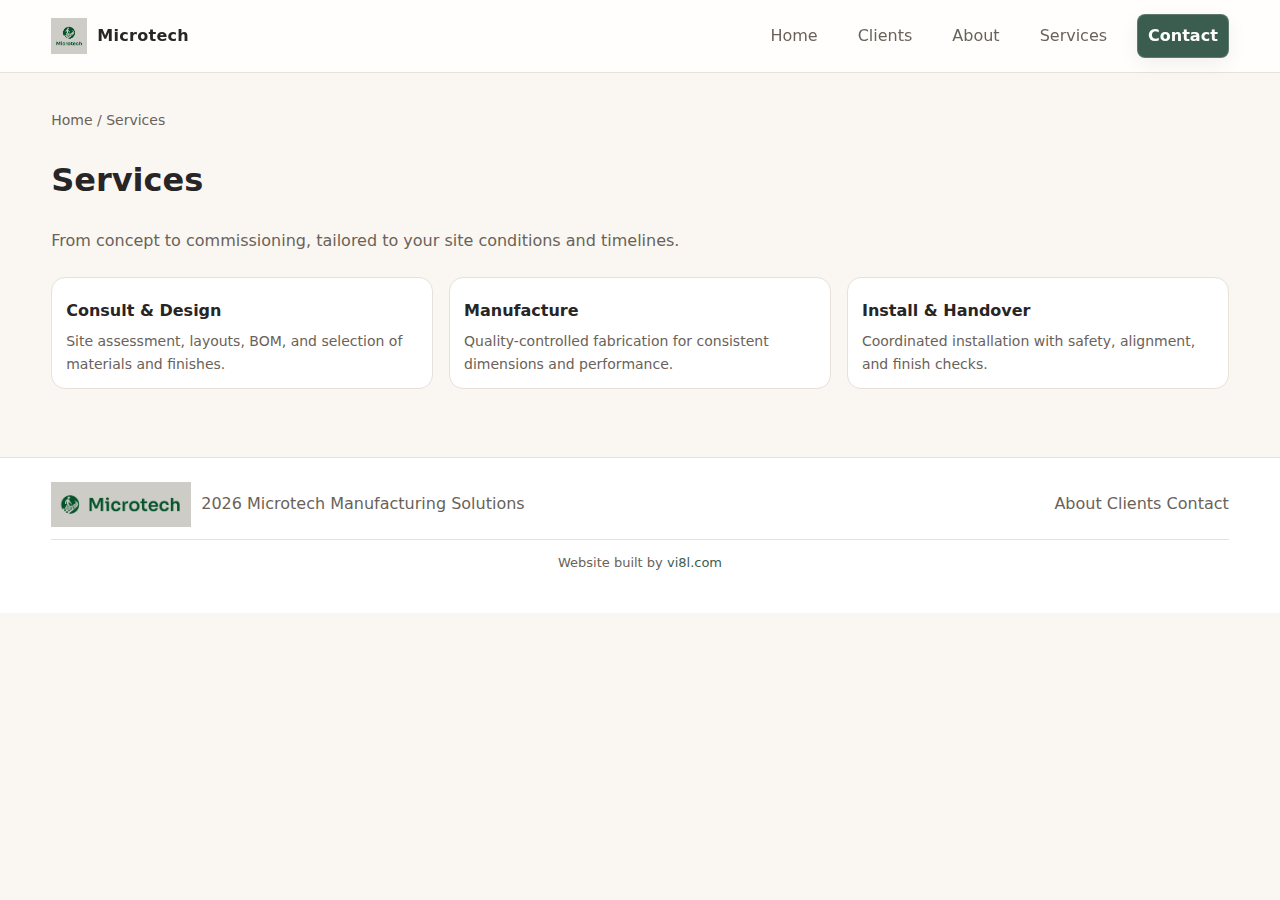
<file: services.html>
<!DOCTYPE html>
<html lang="en">
<head>
  <meta charset="utf-8">
  <meta name="viewport" content="width=device-width, initial-scale=1">
  <title>Services • Microtech</title>
  <link rel="icon" href="images/site_logos/icon.png">
  <link rel="stylesheet" href="assets/css/styles.css">
</head>
<body>
  <header class="header">
    <div class="container nav">
      <a class="brand" href="/">
        <img src="images/site_logos/logo-square.png" alt="Microtech" width="36" height="36"><span>Microtech</span>
      </a>
      <nav class="menu" aria-label="Primary">
        <a href="index.html">Home</a>
        <a href="clients.html">Clients</a>
        <a href="about.html">About</a>
        <a href="services.html">Services</a>
        <a class="cta" href="contact.html">Contact</a>
      </nav>
      <div class="mobile-nav"><button class="mobile-toggle" data-mobile-toggle>Menu</button><div class="menu" data-mobile-menu style="display:none"></div></div>
    </div>
  </header>
  <main class="section">
    <div class="container">
      <div class="breadcrumbs"><a href="index.html">Home</a> / Services</div>
      <h1>Services</h1>
      <p class="lead">From concept to commissioning, tailored to your site conditions and timelines.</p>
      <div class="grid cols-3">
        <div class="card"><div class="content"><h3>Consult & Design</h3><p>Site assessment, layouts, BOM, and selection of materials and finishes.</p></div></div>
        <div class="card"><div class="content"><h3>Manufacture</h3><p>Quality-controlled fabrication for consistent dimensions and performance.</p></div></div>
        <div class="card"><div class="content"><h3>Install & Handover</h3><p>Coordinated installation with safety, alignment, and finish checks.</p></div></div>
      </div>
    </div>
  </main>
  <footer class="footer"><div class="container footer-inner"><div style="display:flex;align-items:center;gap:10px"><img src="images/site_logos/logo-horizontal.png" alt="Microtech" width="140" height="24"><span>  <span id="y"></span> Microtech Manufacturing Solutions</span></div><div><a href="about.html">About</a>   <a href="clients.html">Clients</a>   <a href="contact.html">Contact</a></div></div>
    <div class="container" style="margin-top: 12px; padding-top: 12px; border-top: 1px solid var(--border); text-align: center; font-size: 13px;">
      <span style="color: var(--muted);">Website built by <a href="https://vi8l.com" target="_blank" rel="noopener" style="color: var(--primary); text-decoration: none;">vi8l.com</a></span>
    </div>
  </footer>
  <script>document.getElementById('y').textContent = new Date().getFullYear();</script>
  <script src="assets/js/main.js" defer></script>
</body>
</html>
</file>
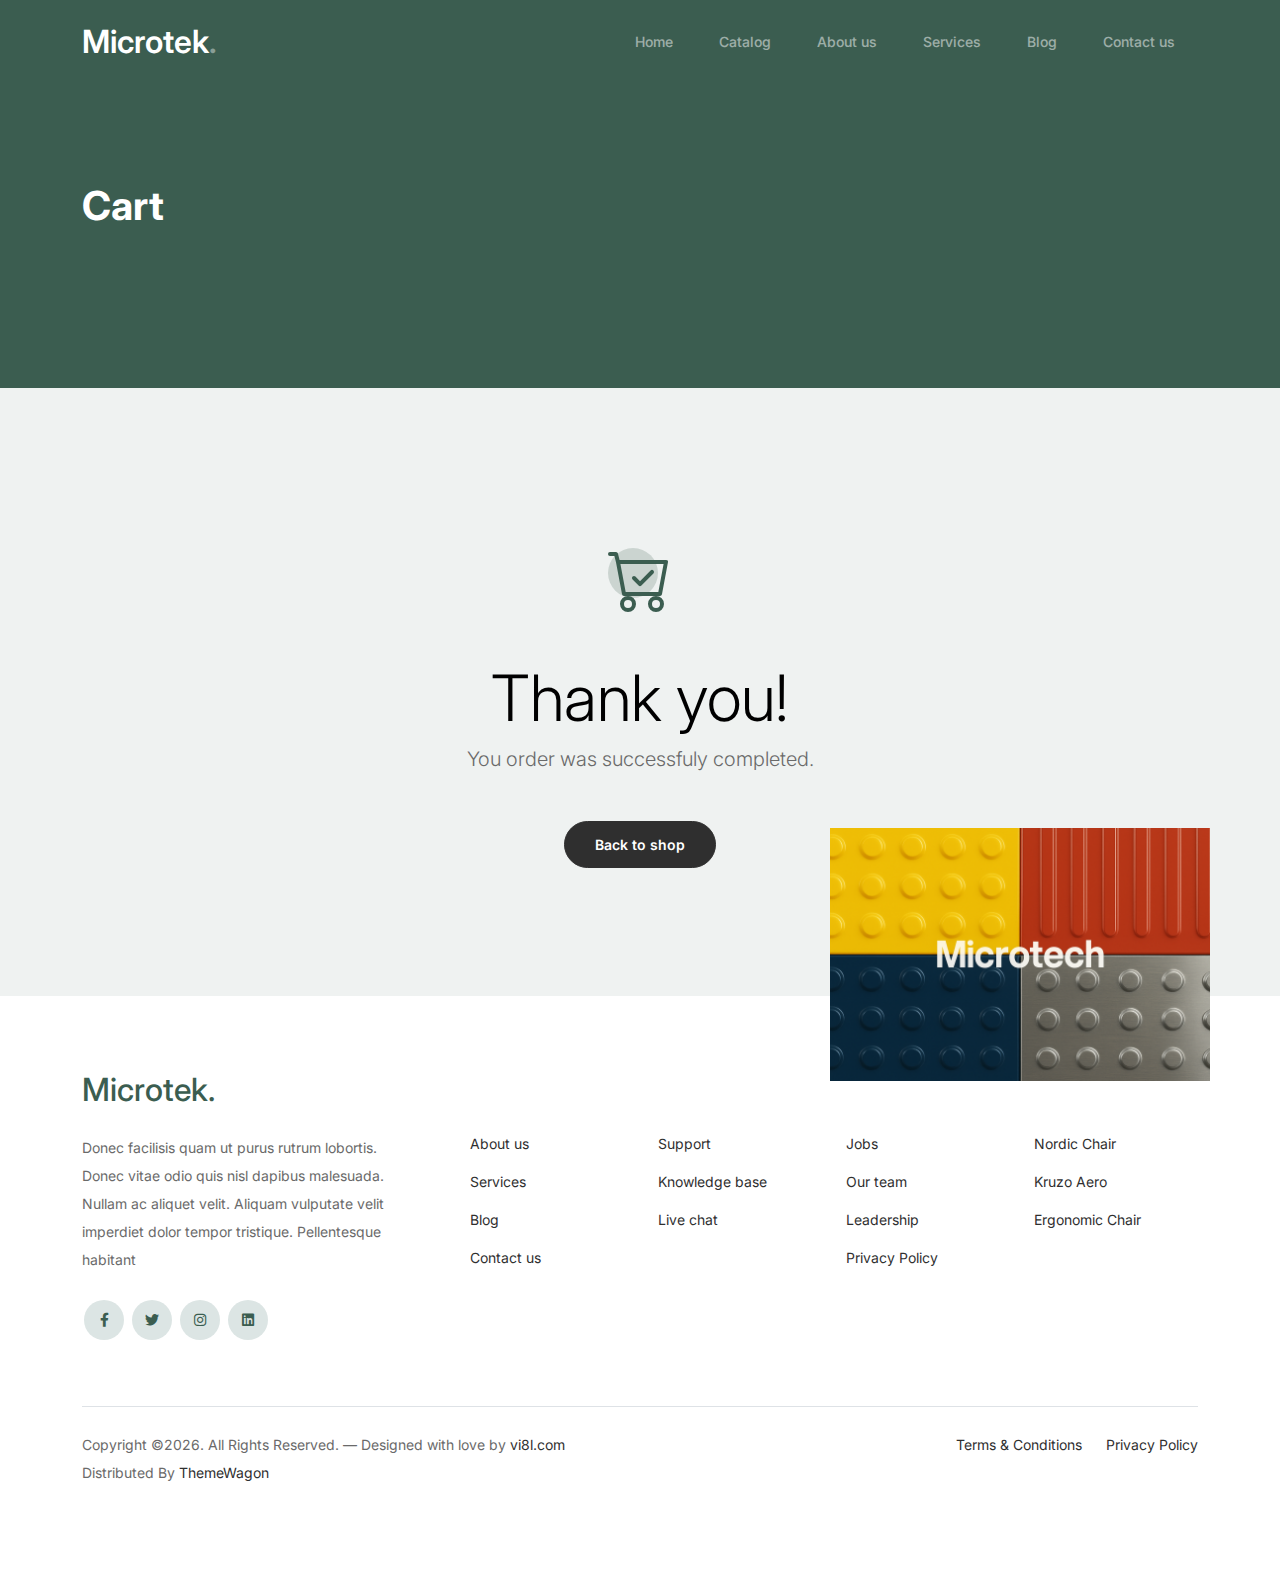
<file: thankyou.html>
<!-- /*
* Bootstrap 5
* Name: Microtek
* Author: vi8l.com
* URI: https://vi8l.com/
* License: https://creativecommons.org/licenses/by/3.0/
*/ -->
<!doctype html>
<html lang="en">
<head>
  <meta charset="utf-8">
  <meta name="viewport" content="width=device-width, initial-scale=1, shrink-to-fit=no">
  <meta name="author" content="vi8l.com">
  <link rel="shortcut icon" href="favicon.png">

  <meta name="description" content="" />
  <meta name="keywords" content="bootstrap, bootstrap4" />

		<!-- Bootstrap CSS -->
		<link href="css/bootstrap.min.css" rel="stylesheet">
		<link href="https://cdnjs.cloudflare.com/ajax/libs/font-awesome/6.0.0-beta3/css/all.min.css" rel="stylesheet">
		<link href="css/tiny-slider.css" rel="stylesheet">
		<link href="css/style.css" rel="stylesheet">
		<title>Microtek - Tactile Guidance System</title>
	</head>

	<body>

		<!-- Start Header/Navigation -->
		<nav class="custom-navbar navbar navbar navbar-expand-md navbar-dark bg-dark" arial-label="Microtek navigation bar">

			<div class="container">
				<a class="navbar-brand" href="index.html">Microtek<span>.</span></a>

				<button class="navbar-toggler" type="button" data-bs-toggle="collapse" data-bs-target="#navbarsMicrotek" aria-controls="navbarsMicrotek" aria-expanded="false" aria-label="Toggle navigation">
					<span class="navbar-toggler-icon"></span>
				</button>

				<div class="collapse navbar-collapse" id="navbarsMicrotek">
					<ul class="custom-navbar-nav navbar-nav ms-auto mb-2 mb-md-0">
						<li class="nav-item ">
							<a class="nav-link" href="index.html">Home</a>
						</li>
						<li><a class="nav-link" href="catalog.html">Catalog</a></li>
						<li><a class="nav-link" href="about.html">About us</a></li>
						<li><a class="nav-link" href="services.html">Services</a></li>
						<li><a class="nav-link" href="blog.html">Blog</a></li>
						<li><a class="nav-link" href="contact.html">Contact us</a></li>
					</ul>

					<!-- <ul class="custom-navbar-cta navbar-nav mb-2 mb-md-0 ms-5">
						<li><a class="nav-link" href="#"><img src="images/user.svg"></a></li>
						<li><a class="nav-link" href="cart.html"><img src="images/cart.svg"></a></li>
					</ul> -->
				</div>
			</div>
				
		</nav>
		<!-- End Header/Navigation -->

		<!-- Start Hero Section -->
			<div class="hero">
				<div class="container">
					<div class="row justify-content-between">
						<div class="col-lg-5">
							<div class="intro-excerpt">
								<h1>Cart</h1>
							</div>
						</div>
						<div class="col-lg-7">
							
						</div>
					</div>
				</div>
			</div>
		<!-- End Hero Section -->

		

		<div class="untree_co-section">
    <div class="container">
      <div class="row">
        <div class="col-md-12 text-center pt-5">
          <span class="display-3 thankyou-icon text-primary">
            <svg width="1em" height="1em" viewBox="0 0 16 16" class="bi bi-cart-check mb-5" fill="currentColor" xmlns="http://www.w3.org/2000/svg">
              <path fill-rule="evenodd" d="M11.354 5.646a.5.5 0 0 1 0 .708l-3 3a.5.5 0 0 1-.708 0l-1.5-1.5a.5.5 0 1 1 .708-.708L8 8.293l2.646-2.647a.5.5 0 0 1 .708 0z"/>
              <path fill-rule="evenodd" d="M0 1.5A.5.5 0 0 1 .5 1H2a.5.5 0 0 1 .485.379L2.89 3H14.5a.5.5 0 0 1 .491.592l-1.5 8A.5.5 0 0 1 13 12H4a.5.5 0 0 1-.491-.408L2.01 3.607 1.61 2H.5a.5.5 0 0 1-.5-.5zM3.102 4l1.313 7h8.17l1.313-7H3.102zM5 12a2 2 0 1 0 0 4 2 2 0 0 0 0-4zm7 0a2 2 0 1 0 0 4 2 2 0 0 0 0-4zm-7 1a1 1 0 1 0 0 2 1 1 0 0 0 0-2zm7 0a1 1 0 1 0 0 2 1 1 0 0 0 0-2z"/>
            </svg>
          </span>
          <h2 class="display-3 text-black">Thank you!</h2>
          <p class="lead mb-5">You order was successfuly completed.</p>
          <p><a href="shop.html" class="btn btn-sm btn-outline-black">Back to shop</a></p>
        </div>
      </div>
    </div>
  </div>

		<!-- Start Footer Section -->
		<footer class="footer-section">
			<div class="container relative">

				<div class="sofa-img">
					<img src="images/image4.png" class="img-fluid">
				</div>

				<!-- <div class="row">
					<div class="col-lg-8">
						<div class="subscription-form">
							<h3 class="d-flex align-items-center"><span class="me-1"><img src="images/envelope-outline.svg" alt="Image" class="img-fluid"></span><span>Subscribe to Newsletter</span></h3>

							<form action="#" class="row g-3">
								<div class="col-auto">
									<input type="text" class="form-control" placeholder="Enter your name">
								</div>
								<div class="col-auto">
									<input type="email" class="form-control" placeholder="Enter your email">
								</div>
								<div class="col-auto">
									<button class="btn btn-primary">
										<span class="fa fa-paper-plane"></span>
									</button>
								</div>
							</form>

						</div>
					</div>
				</div> -->

				<div class="row g-5 mb-5">
					<div class="col-lg-4">
						<div class="mb-4 footer-logo-wrap"><a href="#" class="footer-logo">Microtek<span>.</span></a></div>
						<p class="mb-4">Donec facilisis quam ut purus rutrum lobortis. Donec vitae odio quis nisl dapibus malesuada. Nullam ac aliquet velit. Aliquam vulputate velit imperdiet dolor tempor tristique. Pellentesque habitant</p>

						<ul class="list-unstyled custom-social">
							<li><a href="#"><span class="fa fa-brands fa-facebook-f"></span></a></li>
							<li><a href="#"><span class="fa fa-brands fa-twitter"></span></a></li>
							<li><a href="#"><span class="fa fa-brands fa-instagram"></span></a></li>
							<li><a href="#"><span class="fa fa-brands fa-linkedin"></span></a></li>
						</ul>
					</div>

					<div class="col-lg-8">
						<div class="row links-wrap">
							<div class="col-6 col-sm-6 col-md-3">
								<ul class="list-unstyled">
									<li><a href="#">About us</a></li>
									<li><a href="#">Services</a></li>
									<li><a href="#">Blog</a></li>
									<li><a href="#">Contact us</a></li>
								</ul>
							</div>

							<div class="col-6 col-sm-6 col-md-3">
								<ul class="list-unstyled">
									<li><a href="#">Support</a></li>
									<li><a href="#">Knowledge base</a></li>
									<li><a href="#">Live chat</a></li>
								</ul>
							</div>

							<div class="col-6 col-sm-6 col-md-3">
								<ul class="list-unstyled">
									<li><a href="#">Jobs</a></li>
									<li><a href="#">Our team</a></li>
									<li><a href="#">Leadership</a></li>
									<li><a href="#">Privacy Policy</a></li>
								</ul>
							</div>

							<div class="col-6 col-sm-6 col-md-3">
								<ul class="list-unstyled">
									<li><a href="#">Nordic Chair</a></li>
									<li><a href="#">Kruzo Aero</a></li>
									<li><a href="#">Ergonomic Chair</a></li>
								</ul>
							</div>
						</div>
					</div>

				</div>

				<div class="border-top copyright">
					<div class="row pt-4">
						<div class="col-lg-6">
							<p class="mb-2 text-center text-lg-start">Copyright &copy;<script>document.write(new Date().getFullYear());</script>. All Rights Reserved. &mdash; Designed with love by <a href="https://vi8l.com">vi8l.com</a> Distributed By <a href="https://themewagon.com">ThemeWagon</a> <!-- License information: https://vi8l.com/license/ -->
            </p>
						</div>

						<div class="col-lg-6 text-center text-lg-end">
							<ul class="list-unstyled d-inline-flex ms-auto">
								<li class="me-4"><a href="#">Terms &amp; Conditions</a></li>
								<li><a href="#">Privacy Policy</a></li>
							</ul>
						</div>

					</div>
				</div>

			</div>
		</footer>
		<!-- End Footer Section -->	


		<script src="js/bootstrap.bundle.min.js"></script>
		<script src="js/tiny-slider.js"></script>
		<script src="js/custom.js"></script>
	</body>

</html>
</file>
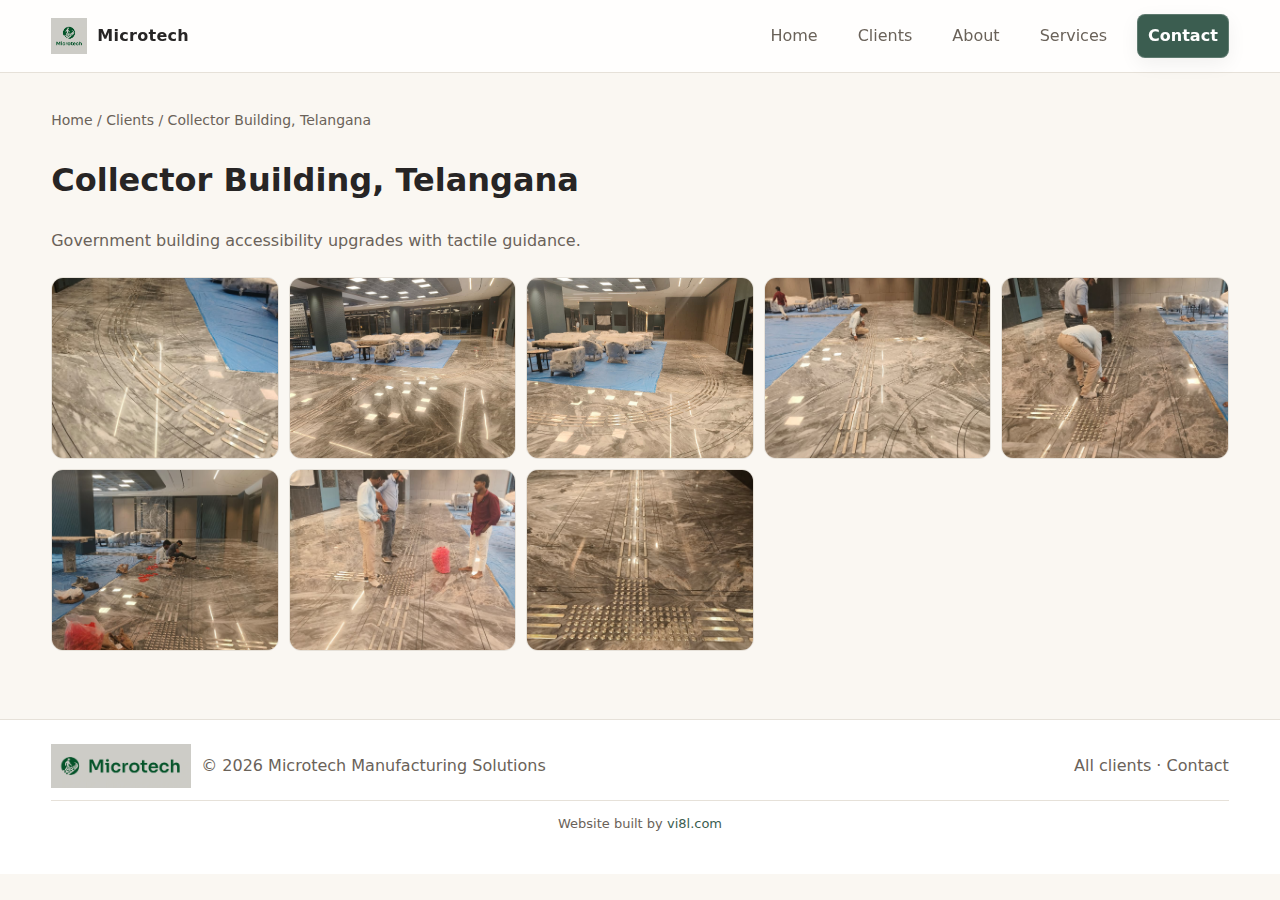
<file: clients/client_collector_building_telangana.html>
<!DOCTYPE html>
<html lang="en">
<head>
  <meta charset="utf-8">
  <meta name="viewport" content="width=device-width, initial-scale=1">
  <title>Collector Building, Telangana • Client Work • Microtech</title>
  <link rel="icon" href="../images/site_logos/icon.png">
  <link rel="stylesheet" href="../assets/css/styles.css">
</head>
<body>
  <header class="header">
    <div class="container nav">
      <a class="brand" href="/">
        <img src="../images/site_logos/logo-square.png" alt="Microtech" width="36" height="36"><span>Microtech</span>
      </a>
      <nav class="menu" aria-label="Primary">
        <a href="../index.html">Home</a>
        <a href="../clients.html">Clients</a>
        <a href="../about.html">About</a>
        <a href="../services.html">Services</a>
        <a class="cta" href="../contact.html">Contact</a>
      </nav>
      <div class="mobile-nav"><button class="mobile-toggle" data-mobile-toggle>Menu</button><div class="menu" data-mobile-menu style="display:none"></div></div>
    </div>
  </header>
  <main class="section">
    <div class="container">
      <div class="breadcrumbs"><a href="../index.html">Home</a> / <a href="../clients.html">Clients</a> / Collector Building, Telangana</div>
      <h1>Collector Building, Telangana</h1>
      <p class="lead">Government building accessibility upgrades with tactile guidance.</p>
      <div class="gallery" data-lightbox>
        <a href="../images/clients/client_collector_building_telangana/telangana-001.jpeg"><img src="../images/clients/client_collector_building_telangana/telangana-001.jpeg" alt="Telangana 1"></a>
        <a href="../images/clients/client_collector_building_telangana/telangana-002.jpeg"><img src="../images/clients/client_collector_building_telangana/telangana-002.jpeg" alt="Telangana 2"></a>
        <a href="../images/clients/client_collector_building_telangana/telangana-003.jpeg"><img src="../images/clients/client_collector_building_telangana/telangana-003.jpeg" alt="Telangana 3"></a>
        <a href="../images/clients/client_collector_building_telangana/telangana-004.jpeg"><img src="../images/clients/client_collector_building_telangana/telangana-004.jpeg" alt="Telangana 4"></a>
        <a href="../images/clients/client_collector_building_telangana/telangana-005.jpeg"><img src="../images/clients/client_collector_building_telangana/telangana-005.jpeg" alt="Telangana 5"></a>
        <a href="../images/clients/client_collector_building_telangana/telangana-006.jpeg"><img src="../images/clients/client_collector_building_telangana/telangana-006.jpeg" alt="Telangana 6"></a>
        <a href="../images/clients/client_collector_building_telangana/telangana-007.jpeg"><img src="../images/clients/client_collector_building_telangana/telangana-007.jpeg" alt="Telangana 7"></a>
        <a href="../images/clients/client_collector_building_telangana/telangana-008.jpeg"><img src="../images/clients/client_collector_building_telangana/telangana-008.jpeg" alt="Telangana 8"></a>
      </div>
    </div>
  </main>
  <footer class="footer"><div class="container footer-inner"><div style="display:flex;align-items:center;gap:10px"><img src="../images/site_logos/logo-horizontal.png" alt="Microtech" width="140" height="24"><span>© <span id="y"></span> Microtech Manufacturing Solutions</span></div><div><a href="../clients.html">All clients</a> · <a href="../contact.html">Contact</a></div></div>
    <div class="container" style="margin-top: 12px; padding-top: 12px; border-top: 1px solid var(--border); text-align: center; font-size: 13px;">
      <span style="color: var(--muted);">Website built by <a href="https://vi8l.com" target="_blank" rel="noopener" style="color: var(--primary); text-decoration: none;">vi8l.com</a></span>
    </div>
  </footer>
  <script>document.getElementById('y').textContent = new Date().getFullYear();</script>
  <script src="../assets/js/main.js" defer></script>
</body>
</html>
</file>
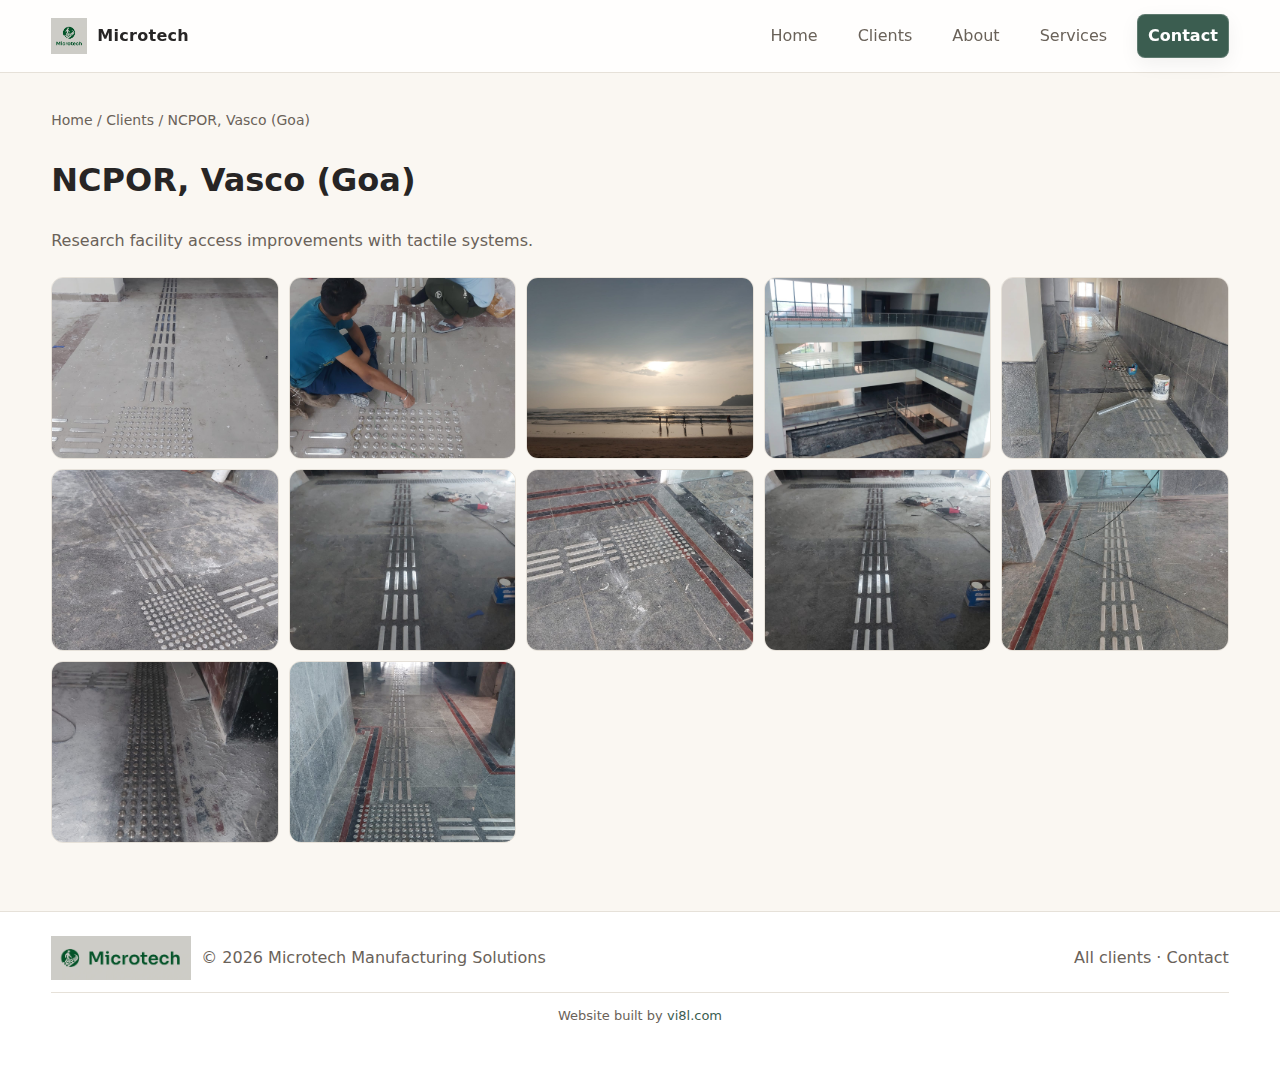
<file: clients/client_NCPOR_vasco_goa.html>
<!DOCTYPE html>
<html lang="en">
<head>
  <meta charset="utf-8">
  <meta name="viewport" content="width=device-width, initial-scale=1">
  <title>NCPOR, Vasco (Goa) • Client Work • Microtech</title>
  <link rel="icon" href="../images/site_logos/icon.png">
  <link rel="stylesheet" href="../assets/css/styles.css">
</head>
<body>
  <header class="header">
    <div class="container nav">
      <a class="brand" href="/">
        <img src="../images/site_logos/logo-square.png" alt="Microtech" width="36" height="36"><span>Microtech</span>
      </a>
      <nav class="menu" aria-label="Primary">
        <a href="../index.html">Home</a>
        <a href="../clients.html">Clients</a>
        <a href="../about.html">About</a>
        <a href="../services.html">Services</a>
        <a class="cta" href="../contact.html">Contact</a>
      </nav>
      <div class="mobile-nav"><button class="mobile-toggle" data-mobile-toggle>Menu</button><div class="menu" data-mobile-menu style="display:none"></div></div>
    </div>
  </header>
  <main class="section">
    <div class="container">
      <div class="breadcrumbs"><a href="../index.html">Home</a> / <a href="../clients.html">Clients</a> / NCPOR, Vasco (Goa)</div>
      <h1>NCPOR, Vasco (Goa)</h1>
      <p class="lead">Research facility access improvements with tactile systems.</p>
      <div class="gallery" data-lightbox>
        <a href="../images/clients/client_NCPOR_vasco_goa/ncp-or-001.jpeg"><img src="../images/clients/client_NCPOR_vasco_goa/ncp-or-001.jpeg" alt="NCPOR 1"></a>
        <a href="../images/clients/client_NCPOR_vasco_goa/ncp-or-002.jpeg"><img src="../images/clients/client_NCPOR_vasco_goa/ncp-or-002.jpeg" alt="NCPOR 2"></a>
        <a href="../images/clients/client_NCPOR_vasco_goa/ncp-or-003.jpeg"><img src="../images/clients/client_NCPOR_vasco_goa/ncp-or-003.jpeg" alt="NCPOR 3"></a>
        <a href="../images/clients/client_NCPOR_vasco_goa/ncp-or-004.jpeg"><img src="../images/clients/client_NCPOR_vasco_goa/ncp-or-004.jpeg" alt="NCPOR 4"></a>
        <a href="../images/clients/client_NCPOR_vasco_goa/ncp-or-005.jpeg"><img src="../images/clients/client_NCPOR_vasco_goa/ncp-or-005.jpeg" alt="NCPOR 5"></a>
        <a href="../images/clients/client_NCPOR_vasco_goa/ncp-or-006.jpeg"><img src="../images/clients/client_NCPOR_vasco_goa/ncp-or-006.jpeg" alt="NCPOR 6"></a>
        <a href="../images/clients/client_NCPOR_vasco_goa/ncp-or-007.jpeg"><img src="../images/clients/client_NCPOR_vasco_goa/ncp-or-007.jpeg" alt="NCPOR 7"></a>
        <a href="../images/clients/client_NCPOR_vasco_goa/ncp-or-008.jpeg"><img src="../images/clients/client_NCPOR_vasco_goa/ncp-or-008.jpeg" alt="NCPOR 8"></a>
        <a href="../images/clients/client_NCPOR_vasco_goa/ncp-or-009.jpeg"><img src="../images/clients/client_NCPOR_vasco_goa/ncp-or-009.jpeg" alt="NCPOR 9"></a>
        <a href="../images/clients/client_NCPOR_vasco_goa/ncp-or-010.jpeg"><img src="../images/clients/client_NCPOR_vasco_goa/ncp-or-010.jpeg" alt="NCPOR 10"></a>
        <a href="../images/clients/client_NCPOR_vasco_goa/ncp-or-011.jpeg"><img src="../images/clients/client_NCPOR_vasco_goa/ncp-or-011.jpeg" alt="NCPOR 11"></a>
        <a href="../images/clients/client_NCPOR_vasco_goa/ncp-or-012.jpeg"><img src="../images/clients/client_NCPOR_vasco_goa/ncp-or-012.jpeg" alt="NCPOR 12"></a>
      </div>
    </div>
  </main>
  <footer class="footer"><div class="container footer-inner"><div style="display:flex;align-items:center;gap:10px"><img src="../images/site_logos/logo-horizontal.png" alt="Microtech" width="140" height="24"><span>© <span id="y"></span> Microtech Manufacturing Solutions</span></div><div><a href="../clients.html">All clients</a> · <a href="../contact.html">Contact</a></div></div>
    <div class="container" style="margin-top: 12px; padding-top: 12px; border-top: 1px solid var(--border); text-align: center; font-size: 13px;">
      <span style="color: var(--muted);">Website built by <a href="https://vi8l.com" target="_blank" rel="noopener" style="color: var(--primary); text-decoration: none;">vi8l.com</a></span>
    </div>
  </footer>
  <script>document.getElementById('y').textContent = new Date().getFullYear();</script>
  <script src="../assets/js/main.js" defer></script>
</body>
</html>
</file>
<file: assets/css/styles.css>
:root {
  --bg: #faf7f2; /* warm ivory */
  --surface: #ffffff;
  --muted-surface: #f4efe8;
  --text: #272525; /* soft charcoal */
  --muted: #6a6259; /* taupe */
  --primary: #3b5d50; /* requested green */
  --primary-600: #324f44;
  --accent: #c6d7cf; /* soft sage accent */
  --border: #e6e1d9;
  --shadow: 0 6px 20px rgba(0,0,0,0.06);
}

* { box-sizing: border-box; }
html, body { height: 100%; }
body {
  margin: 0;
  font-family: ui-sans-serif, system-ui, -apple-system, Segoe UI, Roboto, Ubuntu, Cantarell, Noto Sans, Helvetica Neue, Arial, "Apple Color Emoji", "Segoe UI Emoji";
  color: var(--text);
  background: var(--bg);
  line-height: 1.65;
}

img { max-width: 100%; height: auto; display: block; }

.container {
  width: min(1200px, 92%);
  margin: 0 auto;
}

.header { position: sticky; top: 0; z-index: 50; background: rgba(255,255,255,0.85); backdrop-filter: blur(8px); border-bottom: 1px solid var(--border); }
.nav { display: flex; align-items: center; justify-content: space-between; padding: 14px 0; }
.brand { display: flex; align-items: center; gap: 10px; text-decoration: none; color: var(--text); }
.brand img { width: 36px; height: 36px; }
.brand span { font-weight: 700; letter-spacing: 0.3px; }

.menu { display: flex; gap: 20px; align-items: center; }
.menu a { color: var(--muted); text-decoration: none; padding: 8px 10px; border-radius: 8px; transition: color .15s ease, background .15s ease; }
.menu a:hover { color: var(--text); background: var(--muted-surface); }

.cta { background: var(--primary); color: #fff; padding: 10px 14px; border-radius: 10px; text-decoration: none; font-weight: 600; box-shadow: var(--shadow); }
.cta:link, .cta:visited { color: #fff; }
.cta:hover { background: var(--primary-600); color: #fff; }
.menu a.cta { color: #fff; background: var(--primary); border: 1px solid rgba(255,255,255,0.18); }
.menu a.cta:hover { background: var(--primary-600); color: #fff; }

.hero { padding: 56px 0 28px; }
.hero-inner { display: grid; grid-template-columns: 1.2fr 1fr; gap: 36px; align-items: center; }
.hero h1 { font-size: clamp(28px, 3.3vw, 44px); line-height: 1.15; margin: 0 0 12px; }
.hero p { color: var(--muted); margin: 0 0 18px; }
.hero-card { background: var(--surface); border: 1px solid var(--border); border-radius: 16px; padding: 16px; box-shadow: var(--shadow); }
.hero-badges { display: flex; gap: 10px; flex-wrap: wrap; margin-top: 14px; }
.badge { font-size: 12px; padding: 6px 10px; border: 1px solid var(--border); border-radius: 999px; color: var(--muted); background: #fff; }

.section { padding: 36px 0; }
.section h2 { margin: 0 0 18px; font-size: clamp(22px, 2.6vw, 32px); }
.section p.lead { color: var(--muted); margin: 0 0 22px; }

.grid { display: grid; gap: 16px; }
.grid.cols-3 { grid-template-columns: repeat(3, 1fr); }
.grid.cols-4 { grid-template-columns: repeat(4, 1fr); }
.grid.cols-5 { grid-template-columns: repeat(5, 1fr); }
@media (max-width: 1000px) { .hero-inner { grid-template-columns: 1fr; } .grid.cols-4 { grid-template-columns: repeat(2, 1fr); } }
@media (max-width: 680px) { .grid.cols-3, .grid.cols-5, .grid.cols-4 { grid-template-columns: repeat(1, 1fr); } .menu { display:none; } .mobile-nav { display:block; } }

.card { background: var(--surface); border: 1px solid var(--border); border-radius: 14px; overflow: hidden; transition: transform .15s ease, box-shadow .15s ease; }
.card:hover { transform: translateY(-1px); box-shadow: var(--shadow); }
.card .content { padding: 12px 14px; }
.card h3 { margin: 8px 0 6px; font-size: 16px; }
.card p { margin: 0; color: var(--muted); font-size: 14px; }

.gallery { display: grid; grid-template-columns: repeat(auto-fill, minmax(220px, 1fr)); gap: 10px; }
.gallery a { display:block; border-radius: 12px; overflow:hidden; border: 1px solid var(--border); background: var(--muted-surface); position: relative; cursor: pointer; }
.gallery img { width:100%; height: 180px; object-fit: cover; }
.gallery .video-item { position: relative; }
.gallery .video-item video { width:100%; height: 180px; object-fit: cover; display: block; }
.gallery .video-overlay { position: absolute; inset: 0; display: flex; align-items: center; justify-content: center; background: rgba(0,0,0,0.3); border-radius: 12px; pointer-events: none; transition: background 0.2s ease; }
.gallery .video-item:hover .video-overlay { background: rgba(0,0,0,0.1); }
.gallery .video-overlay::before { content: '▶'; color: #fff; font-size: 32px; text-shadow: 0 2px 8px rgba(0,0,0,0.5); }

/* Client tiles */
.thumb-card { position: relative; height: 160px; border-radius: 14px; overflow: hidden; border: 1px solid var(--border); background: var(--muted-surface); }
.thumb-card img { width: 100%; height: 100%; object-fit: cover; filter: saturate(0.9) contrast(1.02); }
.thumb-card .overlay { position: absolute; inset: 0; background: linear-gradient(0deg, rgba(0,0,0,0.45), rgba(0,0,0,0.05)); }
.thumb-card .label { position: absolute; left: 12px; bottom: 12px; color: #fff; font-weight: 600; background: rgba(59,93,80,0.8); padding: 6px 10px; border-radius: 999px; border: 1px solid rgba(255,255,255,0.2); }

/* Carousel */
.carousel-container { position: relative; margin: 24px 0; }
.carousel-track { display: flex; gap: 16px; overflow-x: hidden; scroll-behavior: smooth; scroll-snap-type: x mandatory; -webkit-overflow-scrolling: touch; }
.carousel-slide { flex: 0 0 100%; scroll-snap-align: start; min-width: 0; display: flex; flex-direction: column; gap: 16px; }
@media (min-width: 768px) { .carousel-slide { flex: 0 0 calc(50% - 8px); } }
@media (min-width: 1024px) { .carousel-slide { flex: 0 0 calc(33.333% - 11px); } }
.carousel-slide .thumb-card { width: 100%; flex-shrink: 0; }
.carousel-slide .testimonial { flex: 1; display: flex; flex-direction: column; justify-content: space-between; min-height: 120px; }
.carousel-btn { position: absolute; top: 50%; transform: translateY(-50%); background: var(--surface); border: 1px solid var(--border); border-radius: 50%; width: 44px; height: 44px; display: flex; align-items: center; justify-content: center; cursor: pointer; font-size: 24px; color: var(--text); z-index: 10; box-shadow: var(--shadow); transition: all 0.2s ease; }
.carousel-btn:hover { background: var(--primary); color: #fff; border-color: var(--primary); }
.carousel-btn:active { transform: translateY(-50%) scale(0.95); }
.carousel-prev { left: -22px; }
.carousel-next { right: -22px; }
@media (max-width: 768px) { .carousel-prev { left: 8px; } .carousel-next { right: 8px; } }
.carousel-dots { display: flex; justify-content: center; gap: 8px; margin-top: 20px; }
.carousel-dot { width: 10px; height: 10px; border-radius: 50%; background: var(--border); border: none; cursor: pointer; padding: 0; transition: all 0.2s ease; }
.carousel-dot.active { background: var(--primary); width: 24px; border-radius: 5px; }

.testimonials { display: grid; gap: 14px; grid-template-columns: repeat(3, 1fr); }
@media (max-width: 900px) { .testimonials { grid-template-columns: 1fr; } }
.testimonial { background: var(--surface); border: 1px solid var(--border); border-radius: 14px; padding: 16px; }
.testimonial .who { display: flex; align-items: center; gap: 10px; margin-top: 10px; color: var(--muted); font-size: 14px; }

.footer { margin-top: 32px; padding: 24px 0 40px; border-top: 1px solid var(--border); color: var(--muted); background: #fff; }
.footer-inner { display: flex; justify-content: space-between; align-items: center; gap: 14px; flex-wrap: wrap; }
.footer a { color: var(--muted); text-decoration: none; }

.breadcrumbs { color: var(--muted); margin-bottom: 10px; font-size: 14px; }
.breadcrumbs a { color: var(--muted); text-decoration: none; }

.table { width: 100%; border-collapse: collapse; }
.table th, .table td { text-align: left; padding: 10px; border-bottom: 1px solid var(--border); }
.table th { color: var(--muted); font-weight: 500; }

.form { display: grid; gap: 12px; }
.input, .textarea { width: 100%; padding: 10px 12px; border-radius: 10px; border: 1px solid var(--border); background: var(--muted-surface); color: var(--text); }
.button { background: var(--primary); color: #fff; padding: 10px 14px; border-radius: 10px; border: none; font-weight: 600; cursor: pointer; }
.button.secondary { background: var(--muted-surface); color: var(--text); }

.mobile-nav { display:none; }
.mobile-toggle { background: none; border: 1px solid var(--border); color: var(--text); padding: 8px 10px; border-radius: 10px; }

.map { border: 1px solid var(--border); border-radius: 14px; overflow: hidden; height: 320px; }

kbd { background: var(--muted-surface); border: 1px solid var(--border); border-bottom-color: #000; border-radius: 6px; padding: 1px 6px; color: var(--text); font-size: 12px; }
</file>
<file: css/tiny-slider.css>
.tns-outer{padding:0 !important}.tns-outer [hidden]{display:none !important}.tns-outer [aria-controls],.tns-outer [data-action]{cursor:pointer}.tns-slider{-webkit-transition:all 0s;-moz-transition:all 0s;transition:all 0s}.tns-slider>.tns-item{-webkit-box-sizing:border-box;-moz-box-sizing:border-box;box-sizing:border-box}.tns-horizontal.tns-subpixel{white-space:nowrap}.tns-horizontal.tns-subpixel>.tns-item{display:inline-block;vertical-align:top;white-space:normal}.tns-horizontal.tns-no-subpixel:after{content:'';display:table;clear:both}.tns-horizontal.tns-no-subpixel>.tns-item{float:left}.tns-horizontal.tns-carousel.tns-no-subpixel>.tns-item{margin-right:-100%}.tns-no-calc{position:relative;left:0}.tns-gallery{position:relative;left:0;min-height:1px}.tns-gallery>.tns-item{position:absolute;left:-100%;-webkit-transition:transform 0s, opacity 0s;-moz-transition:transform 0s, opacity 0s;transition:transform 0s, opacity 0s}.tns-gallery>.tns-slide-active{position:relative;left:auto !important}.tns-gallery>.tns-moving{-webkit-transition:all 0.25s;-moz-transition:all 0.25s;transition:all 0.25s}.tns-autowidth{display:inline-block}.tns-lazy-img{-webkit-transition:opacity 0.6s;-moz-transition:opacity 0.6s;transition:opacity 0.6s;opacity:0.6}.tns-lazy-img.tns-complete{opacity:1}.tns-ah{-webkit-transition:height 0s;-moz-transition:height 0s;transition:height 0s}.tns-ovh{overflow:hidden}.tns-visually-hidden{position:absolute;left:-10000em}.tns-transparent{opacity:0;visibility:hidden}.tns-fadeIn{opacity:1;filter:alpha(opacity=100);z-index:0}.tns-normal,.tns-fadeOut{opacity:0;filter:alpha(opacity=0);z-index:-1}.tns-vpfix{white-space:nowrap}.tns-vpfix>div,.tns-vpfix>li{display:inline-block}.tns-t-subp2{margin:0 auto;width:310px;position:relative;height:10px;overflow:hidden}.tns-t-ct{width:2333.3333333%;width:-webkit-calc(100% * 70 / 3);width:-moz-calc(100% * 70 / 3);width:calc(100% * 70 / 3);position:absolute;right:0}.tns-t-ct:after{content:'';display:table;clear:both}.tns-t-ct>div{width:1.4285714%;width:-webkit-calc(100% / 70);width:-moz-calc(100% / 70);width:calc(100% / 70);height:10px;float:left}

/*# sourceMappingURL=sourcemaps/tiny-slider.css.map */
</file>
<file: css/style.css>
/*
* Name: UntreeStore
* Author: vi8l.com
* Author URI: https://vi8l.com/
* License: https://creativecommons.org/licenses/by/3.0/
*/
@import url("https://fonts.googleapis.com/css2?family=Inter:wght@400;500;600;700;800&display=swap");
body {
  overflow-x: hidden;
  position: relative; }

body {
  font-family: "Inter", sans-serif;
  font-weight: 400;
  line-height: 28px;
  color: #6a6a6a;
  font-size: 14px;
  background-color: #eff2f1; }

a {
  text-decoration: none;
  -webkit-transition: .3s all ease;
  -o-transition: .3s all ease;
  transition: .3s all ease;
  color: #2f2f2f;
  text-decoration: underline; }
  a:hover {
    color: #2f2f2f;
    text-decoration: none; }
  a.more {
    font-weight: 600; }

.custom-navbar {
  background: #3b5d50 !important;
  padding-top: 20px;
  padding-bottom: 20px; }
  .custom-navbar .navbar-brand {
    font-size: 32px;
    font-weight: 600; }
    .custom-navbar .navbar-brand > span {
      opacity: .4; }
  .custom-navbar .navbar-toggler {
    border-color: transparent; }
    .custom-navbar .navbar-toggler:active, .custom-navbar .navbar-toggler:focus {
      -webkit-box-shadow: none;
      box-shadow: none;
      outline: none; }
  @media (min-width: 992px) {
    .custom-navbar .custom-navbar-nav li {
      margin-left: 15px;
      margin-right: 15px; } }
  .custom-navbar .custom-navbar-nav li a {
    font-weight: 500;
    color: #ffffff !important;
    opacity: .5;
    -webkit-transition: .3s all ease;
    -o-transition: .3s all ease;
    transition: .3s all ease;
    position: relative; }
    @media (min-width: 768px) {
      .custom-navbar .custom-navbar-nav li a:before {
        content: "";
        position: absolute;
        bottom: 0;
        left: 8px;
        right: 8px;
        background: #f9bf29;
        height: 5px;
        opacity: 1;
        visibility: visible;
        width: 0;
        -webkit-transition: .15s all ease-out;
        -o-transition: .15s all ease-out;
        transition: .15s all ease-out; } }
    .custom-navbar .custom-navbar-nav li a:hover {
      opacity: 1; }
      .custom-navbar .custom-navbar-nav li a:hover:before {
        width: calc(100% - 16px); }
  .custom-navbar .custom-navbar-nav li.active a {
    opacity: 1; }
    .custom-navbar .custom-navbar-nav li.active a:before {
      width: calc(100% - 16px); }
  .custom-navbar .custom-navbar-cta {
    margin-left: 0 !important;
    -webkit-box-orient: horizontal;
    -webkit-box-direction: normal;
    -ms-flex-direction: row;
    flex-direction: row; }
    @media (min-width: 768px) {
      .custom-navbar .custom-navbar-cta {
        margin-left: 40px !important; } }
    .custom-navbar .custom-navbar-cta li {
      margin-left: 0px;
      margin-right: 0px; }
      .custom-navbar .custom-navbar-cta li:first-child {
        margin-right: 20px; }

.hero {
  background: #3b5d50;
  padding: calc(4rem - 30px) 0 0rem 0; }
  @media (min-width: 768px) {
    .hero {
      padding: calc(4rem - 30px) 0 4rem 0; } }
  @media (min-width: 992px) {
    .hero {
      padding: calc(8rem - 30px) 0 8rem 0; } }
  .hero .intro-excerpt {
    position: relative;
    z-index: 4; }
    @media (min-width: 992px) {
      .hero .intro-excerpt {
        max-width: 450px; } }
  .hero h1 {
    font-weight: 700;
    color: #ffffff;
    margin-bottom: 30px; }
    @media (min-width: 1400px) {
      .hero h1 {
        font-size: 54px; } }
  .hero p {
    color: rgba(255, 255, 255, 0.5);
    margin-botom: 30px; }
  .hero .hero-img-wrap {
    position: relative; }
    .hero .hero-img-wrap img {
      position: relative;
      top: 0px;
      right: 0px;
      z-index: 2;
      max-width: 780px;
      left: -20px; }
      @media (min-width: 768px) {
        .hero .hero-img-wrap img {
          right: 0px;
          left: -100px; } }
      @media (min-width: 992px) {
        .hero .hero-img-wrap img {
          left: 0px;
          top: -80px;
          position: absolute;
          right: -50px; } }
      @media (min-width: 1200px) {
        .hero .hero-img-wrap img {
          left: 0px;
          top: -80px;
          right: -100px; } }
    .hero .hero-img-wrap:after {
      content: "";
      position: absolute;
      width: 255px;
      height: 217px;
      background-image: url("../images/dots-light.svg");
      background-size: contain;
      background-repeat: no-repeat;
      right: -100px;
      top: -0px; }
      @media (min-width: 1200px) {
        .hero .hero-img-wrap:after {
          top: -40px; } }

.btn {
  font-weight: 600;
  padding: 12px 30px;
  border-radius: 30px;
  color: #ffffff;
  background: #2f2f2f;
  border-color: #2f2f2f; }
  .btn:hover {
    color: #ffffff;
    background: #222222;
    border-color: #222222; }
  .btn:active, .btn:focus {
    outline: none !important;
    -webkit-box-shadow: none;
    box-shadow: none; }
  .btn.btn-primary {
    background: #3b5d50;
    border-color: #3b5d50; }
    .btn.btn-primary:hover {
      background: #314d43;
      border-color: #314d43; }
  .btn.btn-secondary {
    color: #2f2f2f;
    background: #f9bf29;
    border-color: #f9bf29; }
    .btn.btn-secondary:hover {
      background: #f8b810;
      border-color: #f8b810; }
  .btn.btn-white-outline {
    background: transparent;
    border-width: 2px;
    border-color: rgba(255, 255, 255, 0.3); }
    .btn.btn-white-outline:hover {
      border-color: white;
      color: #ffffff; }

.section-title {
  color: #2f2f2f; }

.product-section {
  padding: 7rem 0; }
  .product-section .product-item {
    text-align: center;
    text-decoration: none;
    display: block;
    position: relative;
    padding-bottom: 50px;
    cursor: pointer; }
    .product-section .product-item .product-thumbnail {
      margin-bottom: 30px;
      position: relative;
      top: 0;
      -webkit-transition: .3s all ease;
      -o-transition: .3s all ease;
      transition: .3s all ease; }
    .product-section .product-item h3 {
      font-weight: 600;
      font-size: 16px; }
    .product-section .product-item strong {
      font-weight: 800 !important;
      font-size: 18px !important; }
    .product-section .product-item h3, .product-section .product-item strong {
      color: #2f2f2f;
      text-decoration: none; }
    .product-section .product-item .icon-cross {      
      -webkit-transform: translateX(-50%);
      -ms-transform: translateX(-50%);
      transform: translateX(-50%);
      opacity: 0;
      visibility: hidden;
      -webkit-transition: .3s all ease;
      -o-transition: .3s all ease;
      transition: .3s all ease; }
      .product-section .product-item .icon-cross img {
        position: absolute;
        left: 50%;
        top: 50%;
        -webkit-transform: translate(-50%, -50%);
        -ms-transform: translate(-50%, -50%);
        transform: translate(-50%, -50%); }
    .product-section .product-item:before {
      bottom: 0;
      left: 0;
      right: 0;
      position: absolute;
      content: "";
      background: #dce5e4;
      height: 0%;
      z-index: -1;
      border-radius: 10px;
      -webkit-transition: .3s all ease;
      -o-transition: .3s all ease;
      transition: .3s all ease; }
    .product-section .product-item:hover .product-thumbnail {
      top: -25px; }
    .product-section .product-item:hover .icon-cross {
      bottom: 0;
      opacity: 1;
      visibility: visible; }
    .product-section .product-item:hover:before {
      height: 70%; }

.why-choose-section {
  padding: 7rem 0; }
  .why-choose-section .img-wrap {
    position: relative; }
    .why-choose-section .img-wrap:before {
      position: absolute;
      content: "";
      width: 255px;
      height: 217px;
      background-image: url("../images/dots-yellow.svg");
      background-repeat: no-repeat;
      background-size: contain;
      -webkit-transform: translate(-40%, -40%);
      -ms-transform: translate(-40%, -40%);
      transform: translate(-40%, -40%);
      z-index: -1; }
    .why-choose-section .img-wrap img {
      border-radius: 20px; }

.feature {
  margin-bottom: 30px; }
  .feature .icon {
    display: inline-block;
    position: relative;
    margin-bottom: 20px; }
    .feature .icon:before {
      content: "";
      width: 33px;
      height: 33px;
      position: absolute;
      background: rgba(59, 93, 80, 0.2);
      border-radius: 50%;
      right: -8px;
      bottom: 0; }
  .feature h3 {
    font-size: 14px;
    color: #2f2f2f; }
  .feature p {
    font-size: 14px;
    line-height: 22px;
    color: #6a6a6a; }

.we-help-section {
  padding: 7rem 0; }
  .we-help-section .imgs-grid {
    display: -ms-grid;
    display: grid;
    -ms-grid-columns: (1fr)[27];
    grid-template-columns: repeat(27, 1fr);
    position: relative; }
    .we-help-section .imgs-grid:before {
      position: absolute;
      content: "";
      width: 255px;
      height: 217px;
      background-image: url("../images/dots-green.svg");
      background-size: contain;
      background-repeat: no-repeat;
      -webkit-transform: translate(-40%, -40%);
      -ms-transform: translate(-40%, -40%);
      transform: translate(-40%, -40%);
      z-index: -1; }
    .we-help-section .imgs-grid .grid {
      position: relative; }
      .we-help-section .imgs-grid .grid img {
        border-radius: 20px;
        max-width: 100%; }
      .we-help-section .imgs-grid .grid.grid-1 {
        -ms-grid-column: 1;
        -ms-grid-column-span: 18;
        grid-column: 1 / span 18;
        -ms-grid-row: 1;
        -ms-grid-row-span: 27;
        grid-row: 1 / span 27; }
      .we-help-section .imgs-grid .grid.grid-2 {
        -ms-grid-column: 19;
        -ms-grid-column-span: 27;
        grid-column: 19 / span 27;
        -ms-grid-row: 1;
        -ms-grid-row-span: 5;
        grid-row: 1 / span 5;
        padding-left: 20px; }
      .we-help-section .imgs-grid .grid.grid-3 {
        -ms-grid-column: 14;
        -ms-grid-column-span: 16;
        grid-column: 14 / span 16;
        -ms-grid-row: 6;
        -ms-grid-row-span: 27;
        grid-row: 6 / span 27;
        padding-top: 20px; }

.custom-list {
  width: 100%; }
  .custom-list li {
    display: inline-block;
    width: calc(50% - 20px);
    margin-bottom: 12px;
    line-height: 1.5;
    position: relative;
    padding-left: 20px; }
    .custom-list li:before {
      content: "";
      width: 8px;
      height: 8px;
      border-radius: 50%;
      border: 2px solid #3b5d50;
      position: absolute;
      left: 0;
      top: 8px; }

.popular-product {
  padding: 0 0 7rem 0; }
  .popular-product .product-item-sm h3 {
    font-size: 14px;
    font-weight: 700;
    color: #2f2f2f; }
  .popular-product .product-item-sm a {
    text-decoration: none;
    color: #2f2f2f;
    -webkit-transition: .3s all ease;
    -o-transition: .3s all ease;
    transition: .3s all ease; }
    .popular-product .product-item-sm a:hover {
      color: rgba(47, 47, 47, 0.5); }
  .popular-product .product-item-sm p {
    line-height: 1.4;
    margin-bottom: 10px;
    font-size: 14px; }
  .popular-product .product-item-sm .thumbnail {
    margin-right: 10px;
    -webkit-box-flex: 0;
    -ms-flex: 0 0 120px;
    flex: 0 0 120px;
    position: relative; }
    .popular-product .product-item-sm .thumbnail:before {
      content: "";
      position: absolute;
      border-radius: 20px;
      background: #dce5e4;
      width: 98px;
      height: 98px;
      top: 50%;
      left: 50%;
      -webkit-transform: translate(-50%, -50%);
      -ms-transform: translate(-50%, -50%);
      transform: translate(-50%, -50%);
      z-index: -1; }

.testimonial-section {
  padding: 3rem 0 7rem 0; }

.testimonial-slider-wrap {
  position: relative; }
  .testimonial-slider-wrap .tns-inner {
    padding-top: 30px; }
  .testimonial-slider-wrap .item .testimonial-block blockquote {
    font-size: 16px; }
    @media (min-width: 768px) {
      .testimonial-slider-wrap .item .testimonial-block blockquote {
        line-height: 32px;
        font-size: 18px; } }
  .testimonial-slider-wrap .item .testimonial-block .author-info .author-pic {
    margin-bottom: 20px; }
    .testimonial-slider-wrap .item .testimonial-block .author-info .author-pic img {
      max-width: 80px;
      border-radius: 50%; }
  .testimonial-slider-wrap .item .testimonial-block .author-info h3 {
    font-size: 14px;
    font-weight: 700;
    color: #2f2f2f;
    margin-bottom: 0; }
  .testimonial-slider-wrap #testimonial-nav {
    position: absolute;
    top: 50%;
    z-index: 99;
    width: 100%;
    display: none; }
    @media (min-width: 768px) {
      .testimonial-slider-wrap #testimonial-nav {
        display: block; } }
    .testimonial-slider-wrap #testimonial-nav > span {
      cursor: pointer;
      position: absolute;
      width: 58px;
      height: 58px;
      line-height: 58px;
      border-radius: 50%;
      background: rgba(59, 93, 80, 0.1);
      color: #2f2f2f;
      -webkit-transition: .3s all ease;
      -o-transition: .3s all ease;
      transition: .3s all ease; }
      .testimonial-slider-wrap #testimonial-nav > span:hover {
        background: #3b5d50;
        color: #ffffff; }
    .testimonial-slider-wrap #testimonial-nav .prev {
      left: -10px; }
    .testimonial-slider-wrap #testimonial-nav .next {
      right: 0; }
  .testimonial-slider-wrap .tns-nav {
    position: absolute;
    bottom: -50px;
    left: 50%;
    -webkit-transform: translateX(-50%);
    -ms-transform: translateX(-50%);
    transform: translateX(-50%); }
    .testimonial-slider-wrap .tns-nav button {
      background: none;
      border: none;
      display: inline-block;
      position: relative;
      width: 0 !important;
      height: 7px !important;
      margin: 2px; }
      .testimonial-slider-wrap .tns-nav button:active, .testimonial-slider-wrap .tns-nav button:focus, .testimonial-slider-wrap .tns-nav button:hover {
        outline: none;
        -webkit-box-shadow: none;
        box-shadow: none;
        background: none; }
      .testimonial-slider-wrap .tns-nav button:before {
        display: block;
        width: 7px;
        height: 7px;
        left: 0;
        top: 0;
        position: absolute;
        content: "";
        border-radius: 50%;
        -webkit-transition: .3s all ease;
        -o-transition: .3s all ease;
        transition: .3s all ease;
        background-color: #d6d6d6; }
      .testimonial-slider-wrap .tns-nav button:hover:before, .testimonial-slider-wrap .tns-nav button.tns-nav-active:before {
        background-color: #3b5d50; }

.before-footer-section {
  padding: 7rem 0 12rem 0 !important; }

.blog-section {
  padding: 7rem 0 12rem 0; }
  .blog-section .post-entry a {
    text-decoration: none; }
  .blog-section .post-entry .post-thumbnail {
    display: block;
    margin-bottom: 20px; }
    .blog-section .post-entry .post-thumbnail img {
      border-radius: 20px;
      -webkit-transition: .3s all ease;
      -o-transition: .3s all ease;
      transition: .3s all ease; }
  .blog-section .post-entry .post-content-entry {
    padding-left: 15px;
    padding-right: 15px; }
    .blog-section .post-entry .post-content-entry h3 {
      font-size: 16px;
      margin-bottom: 0;
      font-weight: 600;
      margin-bottom: 7px; }
    .blog-section .post-entry .post-content-entry .meta {
      font-size: 14px; }
      .blog-section .post-entry .post-content-entry .meta a {
        font-weight: 600; }
  .blog-section .post-entry:hover .post-thumbnail img, .blog-section .post-entry:focus .post-thumbnail img {
    opacity: .7; }

.footer-section {
  padding: 80px 0;
  background: #ffffff; }
  .footer-section .relative {
    position: relative; }
  .footer-section a {
    text-decoration: none;
    color: #2f2f2f;
    -webkit-transition: .3s all ease;
    -o-transition: .3s all ease;
    transition: .3s all ease; }
    .footer-section a:hover {
      color: rgba(47, 47, 47, 0.5); }
  .footer-section .subscription-form {
    margin-bottom: 40px;
    position: relative;
    z-index: 2;
    margin-top: 100px; }
    @media (min-width: 992px) {
      .footer-section .subscription-form {
        margin-top: 0px;
        margin-bottom: 80px; } }
    .footer-section .subscription-form h3 {
      font-size: 18px;
      font-weight: 500;
      color: #3b5d50; }
    .footer-section .subscription-form .form-control {
      height: 50px;
      border-radius: 10px;
      font-family: "Inter", sans-serif; }
      .footer-section .subscription-form .form-control:active, .footer-section .subscription-form .form-control:focus {
        outline: none;
        -webkit-box-shadow: none;
        box-shadow: none;
        border-color: #3b5d50;
        -webkit-box-shadow: 0 1px 4px 0 rgba(0, 0, 0, 0.2);
        box-shadow: 0 1px 4px 0 rgba(0, 0, 0, 0.2); }
      .footer-section .subscription-form .form-control::-webkit-input-placeholder {
        font-size: 14px; }
      .footer-section .subscription-form .form-control::-moz-placeholder {
        font-size: 14px; }
      .footer-section .subscription-form .form-control:-ms-input-placeholder {
        font-size: 14px; }
      .footer-section .subscription-form .form-control:-moz-placeholder {
        font-size: 14px; }
    .footer-section .subscription-form .btn {
      border-radius: 10px !important; }
  .footer-section .sofa-img {
    position: absolute;
    top: -200px;
    z-index: 1;
    right: 0; }
    .footer-section .sofa-img img {
      max-width: 380px; }
  .footer-section .links-wrap {
    margin-top: 0px; }
    @media (min-width: 992px) {
      .footer-section .links-wrap {
        margin-top: 54px; } }
    .footer-section .links-wrap ul li {
      margin-bottom: 10px; }
  .footer-section .footer-logo-wrap .footer-logo {
    font-size: 32px;
    font-weight: 500;
    text-decoration: none;
    color: #3b5d50; }
  .footer-section .custom-social li {
    margin: 2px;
    display: inline-block; }
    .footer-section .custom-social li a {
      width: 40px;
      height: 40px;
      text-align: center;
      line-height: 40px;
      display: inline-block;
      background: #dce5e4;
      color: #3b5d50;
      border-radius: 50%; }
      .footer-section .custom-social li a:hover {
        background: #3b5d50;
        color: #ffffff; }
  .footer-section .border-top {
    border-color: #dce5e4; }
    .footer-section .border-top.copyright {
      font-size: 14px !important; }

.untree_co-section {
  padding: 7rem 0; }

.form-control {
  height: 50px;
  border-radius: 10px;
  font-family: "Inter", sans-serif; }
  .form-control:active, .form-control:focus {
    outline: none;
    -webkit-box-shadow: none;
    box-shadow: none;
    border-color: #3b5d50;
    -webkit-box-shadow: 0 1px 4px 0 rgba(0, 0, 0, 0.2);
    box-shadow: 0 1px 4px 0 rgba(0, 0, 0, 0.2); }
  .form-control::-webkit-input-placeholder {
    font-size: 14px; }
  .form-control::-moz-placeholder {
    font-size: 14px; }
  .form-control:-ms-input-placeholder {
    font-size: 14px; }
  .form-control:-moz-placeholder {
    font-size: 14px; }

.service {
  line-height: 1.5; }
  .service .service-icon {
    border-radius: 10px;
    -webkit-box-flex: 0;
    -ms-flex: 0 0 50px;
    flex: 0 0 50px;
    height: 50px;
    line-height: 50px;
    text-align: center;
    background: #3b5d50;
    margin-right: 20px;
    color: #ffffff; }

textarea {
  height: auto !important; }

.site-blocks-table {
  overflow: auto; }
  .site-blocks-table .product-thumbnail {
    width: 200px; }
  .site-blocks-table .btn {
    padding: 2px 10px; }
  .site-blocks-table thead th {
    padding: 30px;
    text-align: center;
    border-width: 0px !important;
    vertical-align: middle;
    color: rgba(0, 0, 0, 0.8);
    font-size: 18px; }
  .site-blocks-table td {
    padding: 20px;
    text-align: center;
    vertical-align: middle;
    color: rgba(0, 0, 0, 0.8); }
  .site-blocks-table tbody tr:first-child td {
    border-top: 1px solid #3b5d50 !important; }
  .site-blocks-table .btn {
    background: none !important;
    color: #000000;
    border: none;
    height: auto !important; }

.site-block-order-table th {
  border-top: none !important;
  border-bottom-width: 1px !important; }

.site-block-order-table td, .site-block-order-table th {
  color: #000000; }

.couponcode-wrap input {
  border-radius: 10px !important; }

.text-primary {
  color: #3b5d50 !important; }

.thankyou-icon {
  position: relative;
  color: #3b5d50; }
  .thankyou-icon:before {
    position: absolute;
    content: "";
    width: 50px;
    height: 50px;
    border-radius: 50%;
    background: rgba(59, 93, 80, 0.2); }
</file>
